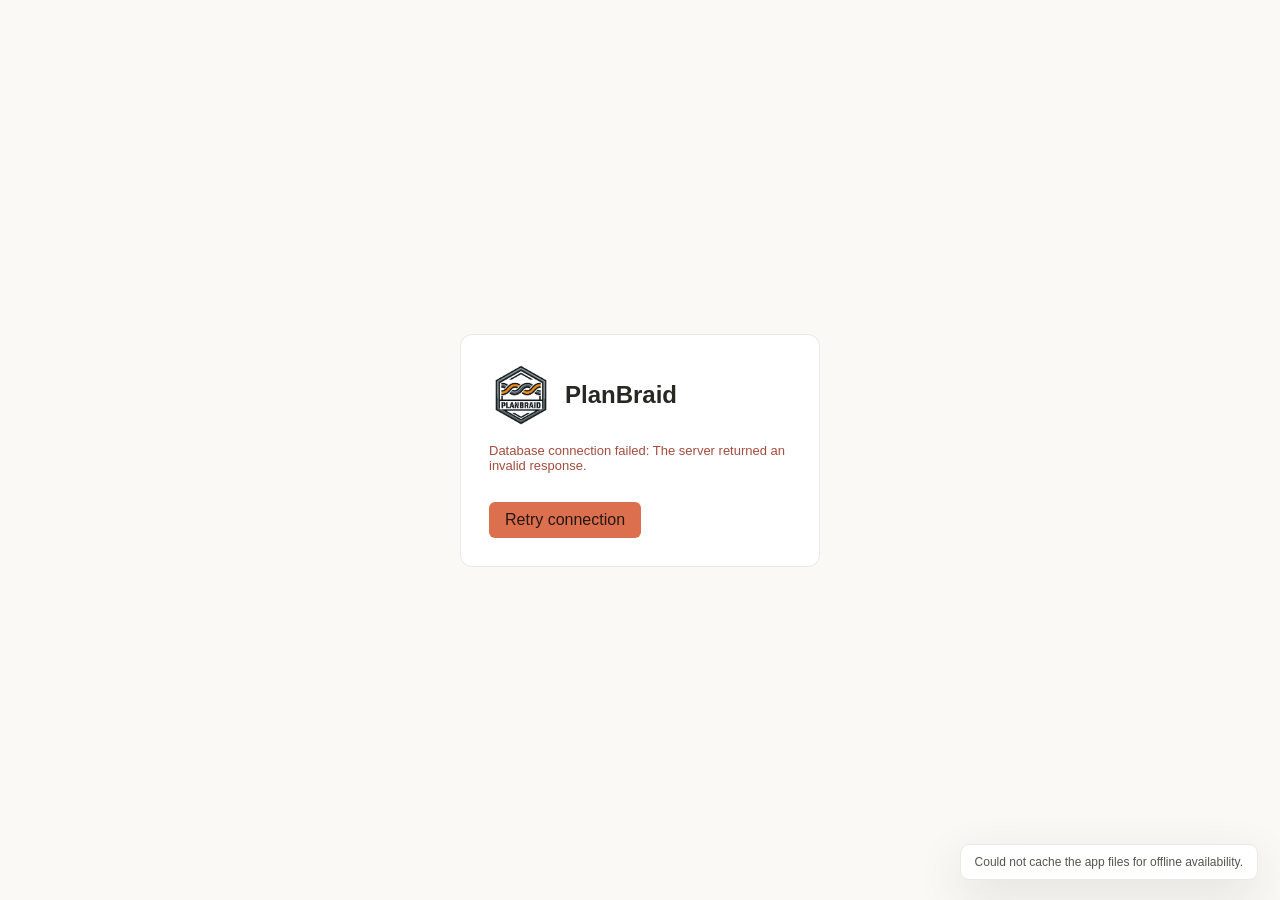
<file: planbraid-v2.1.4/index.html>
<!DOCTYPE html>
<!--
PlanBraid - outlining, project tracking, and material orders.
Copyright (C) 2026 Robert Wasniowski
SPDX-License-Identifier: AGPL-3.0-or-later
Licensed under GNU AGPL version 3 or later; see LICENSE in the release root.
Distributed WITHOUT ANY WARRANTY, including MERCHANTABILITY or FITNESS FOR A PARTICULAR PURPOSE.
-->
<html lang="en">
<head>
    <meta charset="UTF-8">
    <meta name="viewport" content="width=device-width, initial-scale=1.0">
    <meta name="theme-color" content="#faf9f6">
    <meta name="apple-mobile-web-app-title" content="PlanBraid">
    <title>PlanBraid — a calmer place to think</title>
    <link rel="apple-touch-icon" sizes="180x180" href="assets/images/apple-touch-icon.png?v=2.1.4">
    <script src="assets/js/bootstrap.js?v=2.1.4"></script>
    <link rel="stylesheet" href="assets/css/tailwind.css?v=2.1.4">
    <link rel="stylesheet" id="design-stylesheet" href="assets/css/design-classic.css?v=2.1.4">
</head>
<body>
    <svg xmlns="http://www.w3.org/2000/svg" style="display: none" aria-hidden="true">
        <symbol id="icon-close" viewBox="0 0 24 24"><path d="M5 5l14 14M19 5 5 19"/></symbol>
        <symbol id="icon-home" viewBox="0 0 24 24"><path d="M3 11 12 3l9 8M5 10v10h14V10M9 20v-6h6v6"/></symbol>
        <symbol id="icon-document" viewBox="0 0 24 24"><path d="M5 3h10l4 4v14H5zM15 3v5h4M8 12h8M8 16h8"/></symbol>
        <symbol id="icon-star" viewBox="0 0 24 24"><path d="m12 3 2.8 5.7 6.2.9-4.5 4.4 1.1 6.2-5.6-3-5.6 3 1.1-6.2L3 9.6l6.2-.9z"/></symbol>
        <symbol id="icon-priority" viewBox="0 0 24 24"><path d="M12 4v10M12 19h.01"/><circle cx="12" cy="12" r="9"/></symbol>
        <symbol id="icon-plus" viewBox="0 0 24 24"><path d="M12 5v14M5 12h14"/></symbol>
        <symbol id="icon-menu" viewBox="0 0 24 24"><path d="M4 6h16M4 12h16M4 18h16"/></symbol>
        <symbol id="icon-more" viewBox="0 0 24 24"><circle cx="5" cy="12" r="1"/><circle cx="12" cy="12" r="1"/><circle cx="19" cy="12" r="1"/></symbol>
        <symbol id="icon-search" viewBox="0 0 24 24"><circle cx="10.5" cy="10.5" r="6.5"/><path d="m16 16 4 4"/></symbol>
        <symbol id="icon-settings" viewBox="0 0 24 24"><path d="M10 3h4l.6 2.3 2 .8 2-1.1 2.8 2.8-1.1 2 .8 2L23 12v2l-2.3.6-.8 2 1.1 2-2.8 2.8-2-1.1-2 .8L14 23h-4l-.6-2.3-2-.8-2 1.1-2.8-2.8 1.1-2-.8-2L1 14v-2l2.3-.6.8-2-1.1-2L5.8 4.6l2 1.1 2-.8z"/><circle cx="12" cy="13" r="3"/></symbol>
        <symbol id="icon-users" viewBox="0 0 24 24"><circle cx="9" cy="8" r="3"/><path d="M3 20v-2a6 6 0 0 1 12 0v2zM16 5a3 3 0 0 1 0 6M18 14a5 5 0 0 1 3 4v2h-3"/></symbol>
        <symbol id="icon-help" viewBox="0 0 24 24"><circle cx="12" cy="12" r="9"/><path d="M9.5 9a2.5 2.5 0 0 1 5 0c0 2-2.5 2-2.5 4M12 17h.01"/></symbol>
        <symbol id="icon-info" viewBox="0 0 24 24"><circle cx="12" cy="12" r="9"/><path d="M12 11v5M12 7h.01"/></symbol>
        <symbol id="icon-logout" viewBox="0 0 24 24"><path d="M10 4H5v16h5M13 8l4 4-4 4M8 12h9"/></symbol>
        <symbol id="icon-expand" viewBox="0 0 24 24"><rect x="4" y="4" width="16" height="16" rx="2"/><path d="M8 12h8M12 8v8"/></symbol>
        <symbol id="icon-collapse" viewBox="0 0 24 24"><rect x="4" y="4" width="16" height="16" rx="2"/><path d="M8 12h8"/></symbol>
        <symbol id="icon-download" viewBox="0 0 24 24"><path d="M12 3v12m-4-4 4 4 4-4M4 17v3h16v-3"/></symbol>
        <symbol id="icon-text-smaller" viewBox="0 0 24 24"><path d="m3 18 5-12 5 12M5 14h6M16 12h5"/></symbol>
        <symbol id="icon-text-larger" viewBox="0 0 24 24"><path d="m3 18 5-12 5 12M5 14h6M16 12h5m-2.5-2.5v5"/></symbol>
        <symbol id="icon-filter" viewBox="0 0 24 24"><path d="M4 5h16l-6 7v6l-4 2v-8z"/></symbol>
        <symbol id="icon-check" viewBox="0 0 24 24"><path d="m4 12 5 5L20 6"/></symbol>
        <symbol id="icon-chevron-right" viewBox="0 0 24 24"><path d="m9 5 7 7-7 7"/></symbol>
        <symbol id="icon-chevron-down" viewBox="0 0 24 24"><path d="m5 9 7 7 7-7"/></symbol>
        <symbol id="icon-list" viewBox="0 0 24 24"><path d="M9 5h11M9 12h11M9 19h11M4 5h.01M4 12h.01M4 19h.01"/></symbol>
        <symbol id="icon-board" viewBox="0 0 24 24"><rect x="3" y="4" width="18" height="16" rx="2"/><path d="M9 4v16M15 4v16"/></symbol>
        <symbol id="icon-arrow-left" viewBox="0 0 24 24"><path d="m10 5-7 7 7 7M3 12h18"/></symbol>
        <symbol id="icon-arrow-right" viewBox="0 0 24 24"><path d="m14 5 7 7-7 7M21 12H3"/></symbol>
        <symbol id="icon-arrow-up" viewBox="0 0 24 24"><path d="m5 10 7-7 7 7M12 3v18"/></symbol>
        <symbol id="icon-arrow-down" viewBox="0 0 24 24"><path d="m5 14 7 7 7-7M12 21V3"/></symbol>
        <symbol id="icon-task" viewBox="0 0 24 24"><rect x="4" y="4" width="16" height="16" rx="2"/><path d="m7 12 3 3 6-6"/></symbol>
        <symbol id="icon-highlight" viewBox="0 0 24 24"><path d="m4 15 9-10 5 5-9 10H4zm6-6 5 5M3 22h18"/></symbol>
        <symbol id="icon-bold" viewBox="0 0 24 24"><path d="M8 5h5a3.5 3.5 0 0 1 0 7H8m0-7v14h6a3.5 3.5 0 0 0 0-7H8"/></symbol>
        <symbol id="icon-italic" viewBox="0 0 24 24"><path d="M11 5h8M5 19h8m2-14L9 19"/></symbol>
        <symbol id="icon-underline" viewBox="0 0 24 24"><path d="M7 5v6a5 5 0 0 0 10 0V5M5 20h14"/></symbol>
        <symbol id="icon-text" viewBox="0 0 24 24"><path d="M4 6V4h16v2M12 4v16m-4 0h8M7 10h10"/></symbol>
        <symbol id="icon-heading" viewBox="0 0 24 24"><path d="M5 5v14M15 5v14M5 12h10M19 9v10"/></symbol>
        <symbol id="icon-paragraph" viewBox="0 0 24 24"><path d="M18 4H9a4 4 0 0 0 0 8h3M12 4v16M17 4v16"/></symbol>
        <symbol id="alt-icon-close" viewBox="0 0 24 24"><circle cx="12" cy="12" r="9"/><path d="m9 9 6 6m0-6-6 6"/></symbol>
        <symbol id="alt-icon-home" viewBox="0 0 24 24"><path d="M3 10.5 12 4l9 6.5M6 9v10h12V9M10 19v-5h4v5"/></symbol>
        <symbol id="alt-icon-document" viewBox="0 0 24 24"><rect x="4" y="3" width="16" height="18" rx="3"/><path d="M8 8h8M8 12h8M8 16h5"/></symbol>
        <symbol id="alt-icon-star" viewBox="0 0 24 24"><path d="m12 3 2.7 5.7 6.3.9-4.5 4.4 1 6.1L12 17.2l-5.5 2.9 1-6.1L3 9.6l6.3-.9z"/></symbol>
        <symbol id="alt-icon-priority" viewBox="0 0 24 24"><path d="m12 3 9 16H3zM12 9v4m0 3h.01"/></symbol>
        <symbol id="alt-icon-plus" viewBox="0 0 24 24"><circle cx="12" cy="12" r="9"/><path d="M12 8v8M8 12h8"/></symbol>
        <symbol id="alt-icon-menu" viewBox="0 0 24 24"><path d="M4 7h16M4 12h10M4 17h16"/></symbol>
        <symbol id="alt-icon-more" viewBox="0 0 24 24"><circle cx="12" cy="5" r="1"/><circle cx="12" cy="12" r="1"/><circle cx="12" cy="19" r="1"/></symbol>
        <symbol id="alt-icon-search" viewBox="0 0 24 24"><circle cx="10" cy="10" r="6"/><path d="m14.5 14.5 5.5 5.5"/></symbol>
        <symbol id="alt-icon-settings" viewBox="0 0 24 24"><path d="M4 6h16M4 12h16M4 18h16"/><circle cx="9" cy="6" r="2"/><circle cx="15" cy="12" r="2"/><circle cx="9" cy="18" r="2"/></symbol>
        <symbol id="alt-icon-users" viewBox="0 0 24 24"><circle cx="12" cy="8" r="3.5"/><path d="M5 20v-1a7 7 0 0 1 14 0v1M4 8a3 3 0 0 0 0 5M20 8a3 3 0 0 1 0 5"/></symbol>
        <symbol id="alt-icon-help" viewBox="0 0 24 24"><rect x="3" y="3" width="18" height="18" rx="5"/><path d="M9.5 9a2.5 2.5 0 0 1 5 0c0 2-2.5 2-2.5 4m0 3h.01"/></symbol>
        <symbol id="alt-icon-info" viewBox="0 0 24 24"><rect x="3" y="3" width="18" height="18" rx="5"/><path d="M12 11v5m0-8h.01"/></symbol>
        <symbol id="alt-icon-logout" viewBox="0 0 24 24"><path d="M10 4H5v16h5M14 8l4 4-4 4M8 12h10"/></symbol>
        <symbol id="alt-icon-expand" viewBox="0 0 24 24"><circle cx="12" cy="12" r="9"/><path d="M8 12h8M12 8v8"/></symbol>
        <symbol id="alt-icon-collapse" viewBox="0 0 24 24"><circle cx="12" cy="12" r="9"/><path d="M8 12h8"/></symbol>
        <symbol id="alt-icon-download" viewBox="0 0 24 24"><path d="M12 3v12m-5-4 5 5 5-5M4 18v2h16v-2"/></symbol>
        <symbol id="alt-icon-text-smaller" viewBox="0 0 24 24"><path d="m3 18 5-12 5 12M5 14h6M16 15h5"/></symbol>
        <symbol id="alt-icon-text-larger" viewBox="0 0 24 24"><path d="m3 18 5-12 5 12M5 14h6M16 15h5m-2.5-2.5v5"/></symbol>
        <symbol id="alt-icon-filter" viewBox="0 0 24 24"><path d="M4 6h16M7 12h10m-7 6h4"/></symbol>
        <symbol id="alt-icon-check" viewBox="0 0 24 24"><path d="m5 12 4 4L19 7"/></symbol>
        <symbol id="alt-icon-chevron-right" viewBox="0 0 24 24"><path d="m8 6 7 6-7 6"/></symbol>
        <symbol id="alt-icon-chevron-down" viewBox="0 0 24 24"><path d="m6 8 6 7 6-7"/></symbol>
        <symbol id="alt-icon-list" viewBox="0 0 24 24"><rect x="3" y="4" width="4" height="4" rx="1"/><rect x="3" y="10" width="4" height="4" rx="1"/><rect x="3" y="16" width="4" height="4" rx="1"/><path d="M10 6h10M10 12h10M10 18h10"/></symbol>
        <symbol id="alt-icon-board" viewBox="0 0 24 24"><rect x="3" y="4" width="5" height="12" rx="1"/><rect x="10" y="4" width="5" height="16" rx="1"/><rect x="17" y="4" width="4" height="9" rx="1"/></symbol>
        <symbol id="alt-icon-arrow-left" viewBox="0 0 24 24"><path d="m9 6-6 6 6 6M4 12h16"/></symbol>
        <symbol id="alt-icon-arrow-right" viewBox="0 0 24 24"><path d="m15 6 6 6-6 6M20 12H4"/></symbol>
        <symbol id="alt-icon-arrow-up" viewBox="0 0 24 24"><path d="m6 9 6-6 6 6M12 4v16"/></symbol>
        <symbol id="alt-icon-arrow-down" viewBox="0 0 24 24"><path d="m6 15 6 6 6-6M12 20V4"/></symbol>
        <symbol id="alt-icon-task" viewBox="0 0 24 24"><circle cx="12" cy="12" r="9"/><path d="m8 12 3 3 5-6"/></symbol>
        <symbol id="alt-icon-highlight" viewBox="0 0 24 24"><path d="m5 15 8-9 5 5-8 9H5zM4 22h16"/></symbol>
        <symbol id="alt-icon-bold" viewBox="0 0 24 24"><path d="M7 5h6a3.5 3.5 0 0 1 0 7H7m0-7v14h7a3.5 3.5 0 0 0 0-7H7"/></symbol>
        <symbol id="alt-icon-italic" viewBox="0 0 24 24"><path d="M12 5h7M5 19h7m3-14L9 19"/></symbol>
        <symbol id="alt-icon-underline" viewBox="0 0 24 24"><path d="M6 5v6a6 6 0 0 0 12 0V5M4 20h16"/></symbol>
        <symbol id="alt-icon-text" viewBox="0 0 24 24"><path d="M4 5h16M12 5v14m-4 0h8M5 10h4M15 10h4"/></symbol>
        <symbol id="alt-icon-heading" viewBox="0 0 24 24"><path d="M4 5v14M14 5v14M4 12h10M18 7h2v12"/></symbol>
        <symbol id="alt-icon-paragraph" viewBox="0 0 24 24"><path d="M19 5H9a4 4 0 0 0 0 8h3M12 5v15M17 5v15"/></symbol>
    </svg>
    <section class="auth-screen" id="auth-screen">
        <form class="auth-card" id="login-form">
            <h1><img class="brand-mark auth-brand-mark" src="assets/images/planbraid-logo.png?v=2.1.4" alt=""><span>PlanBraid</span></h1>
            <p id="auth-message" class="auth-message" role="status">Connecting to the database…</p>
            <div id="login-fields" hidden>
                <label>Username <input id="login-username" autocomplete="username" required maxlength="80"></label>
                <label>Password <input id="login-password" type="password" autocomplete="current-password" required maxlength="1024"></label>
                <button type="submit">Sign in</button>
                <p>Forgot your password? Contact your administrator for a reset.</p>
            </div>
            <button type="button" id="connection-retry" hidden>Retry connection</button>
            <button type="button" id="displaced-export" hidden>Export unsaved backup</button>
        </form>
        <form class="auth-card" id="required-password-form" hidden>
            <h1>Change temporary password</h1>
            <p>Your administrator set a temporary password. Choose a new password before continuing.</p>
            <label>Temporary password<input name="currentPassword" type="password" autocomplete="current-password" required></label>
            <label>New password<input name="password" type="password" autocomplete="new-password" required></label>
            <label>Confirm new password<input name="confirmation" type="password" autocomplete="new-password" required></label>
            <p class="auth-message" role="status" aria-live="polite"></p>
            <button type="submit">Change password and continue</button>
            <button type="button" id="required-password-signout">Sign out</button>
        </form>
    </section>
    <div class="app" id="app" hidden>
        <aside class="sidebar" id="sidebar" hidden>
            <div class="brand"><img class="brand-mark" src="assets/images/planbraid-logo.png?v=2.1.4" alt=""><span class="brand-name">PlanBraid</span><button type="button" class="sidebar-close small-icon-btn" id="sidebar-close" aria-label="Close sidebar" title="Close sidebar"><svg class="ui-icon" aria-hidden="true"><use href="#icon-close"></use></svg></button></div>
            <nav class="nav-list" aria-label="Main navigation">
                <button class="nav-item" id="nav-dashboard" onclick="showDashboard()"><span class="nav-glyph" aria-hidden="true"><svg class="ui-icon"><use href="#icon-home"></use></svg></span><span class="nav-name">Dashboard</span></button>
                <button class="nav-item" id="nav-shared-tracker" hidden onclick="showSharedTracker()"><span class="nav-glyph" aria-hidden="true"><svg class="ui-icon"><use href="#icon-list"></use></svg></span><span class="nav-name">PlanBraid PM</span></button>
                <button class="nav-item" id="nav-supply" hidden onclick="showSupply()"><span class="nav-glyph" aria-hidden="true"><svg class="ui-icon"><use href="#icon-list"></use></svg></span><span class="nav-name">PlanBraid Supply</span></button>
                <button class="nav-item active" id="nav-all" hidden onclick="showAllNotes()"><span class="nav-glyph" aria-hidden="true"><svg class="ui-icon"><use href="#icon-list"></use></svg></span><span class="nav-name">All notes</span><span class="nav-count" id="all-count"></span></button>
                <button class="nav-item" id="nav-endless" onclick="showEndless()" aria-label="Continuum" title="Continuum"><span class="nav-glyph" aria-hidden="true"><svg width="16" height="16" viewBox="0 0 16 16" fill="none" stroke="currentColor" stroke-width="1.5" stroke-linecap="round" stroke-linejoin="round"><path d="M3 3.25h3.5M3 8h3.5M3 12.75h3.5M6.5 3.25v9.5M6.5 8h3.25M9.75 8v-3h3.25v3h-3.25ZM9.75 8v3h3.25V8"/></svg></span><span class="nav-name">Continuum</span></button>
                <button class="nav-item" id="nav-agenda" hidden onclick="showAgendaNotes()"><span class="nav-glyph" aria-hidden="true"><svg class="ui-icon"><use href="#icon-document"></use></svg></span><span class="nav-name">Scratchpad</span></button>
                <button class="nav-item" id="nav-starred" onclick="showStarred()" aria-label="Starred notes across all spaces" title="Starred notes across all spaces"><span class="nav-glyph" aria-hidden="true"><svg class="ui-icon"><use href="#icon-star"></use></svg></span><span class="nav-name">Starred</span><span class="nav-count" id="star-count"></span></button>
                <button class="nav-item" id="nav-priority" onclick="showPriority()" aria-label="Priority notes across all spaces" title="Priority notes across all spaces"><span class="nav-glyph" aria-hidden="true"><svg class="ui-icon"><use href="#icon-priority"></use></svg></span><span class="nav-name">Priority</span><span class="nav-count" id="priority-count"></span></button>
            </nav>
            <div class="section-head"><div class="sidebar-label">Spaces</div></div>
            <button class="new-doc" onclick="createSpace()" aria-label="New space" title="New space"><span class="nav-glyph" aria-hidden="true"><svg class="ui-icon"><use href="#icon-plus"></use></svg></span><span class="nav-name">New space</span></button>
            <div class="spaces-list" id="spaces-list"></div>
            <section class="sidebar-tags" id="sidebar-tags" hidden aria-label="Tags">
                <div class="section-head"><div class="sidebar-label">Tags</div></div>
                <div class="sidebar-tag-list" id="sidebar-tag-list"></div>
            </section>
        </aside>
        <button type="button" class="sidebar-backdrop" id="sidebar-backdrop" aria-label="Close sidebar"></button>
        <main class="main">
            <header class="topbar">
                <div class="topbar-navigation">
                    <button id="sidebar-toggle" class="top-button sidebar-toggle" type="button" aria-label="Open sidebar" aria-expanded="false" aria-controls="sidebar" title="Open sidebar"><svg class="ui-icon" aria-hidden="true"><use href="#icon-menu"></use></svg></button>
                    <div class="crumb" id="topbar-crumb"><span id="crumb-space">My space</span><svg class="ui-icon" aria-hidden="true"><use href="#icon-chevron-right"></use></svg><strong id="crumb-title">Personal</strong></div>
                    <nav class="zoom-breadcrumbs header-breadcrumbs" id="project-zoom-breadcrumbs" aria-label="Project navigation" hidden></nav>
                </div>
                <div class="topbar-actions">
                    <div class="search-wrap">
                        <button type="button" class="top-button" id="search-toggle" aria-label="Search all notes" title="Search (⌘/Ctrl+K)" aria-expanded="false" aria-controls="search-panel"><svg aria-hidden="true" width="17" height="17" viewBox="0 0 24 24" fill="none" stroke="currentColor" stroke-width="1.8" stroke-linecap="round"><circle cx="10.5" cy="10.5" r="6.5"/><path d="m16 16 4 4"/></svg></button>
                        <div id="search-panel" class="search-panel" hidden>
                            <label class="search-box"><svg class="ui-icon" aria-hidden="true"><use href="#icon-search"></use></svg><input id="search-input" type="search" placeholder="Search everything…" autocomplete="off" aria-label="Search all notes"></label>
                            <div id="search-results" class="search-results hidden"></div>
                        </div>
                    </div>
                <details class="top-menu" id="top-menu">
                    <summary class="top-button" aria-label="More options" title="More options"><svg class="ui-icon" aria-hidden="true"><use href="#icon-more"></use></svg></summary>
                    <div class="top-menu-list">
                        <div class="top-menu-account"><span class="avatar" id="account-avatar" aria-hidden="true"></span><span class="top-menu-account-name">Signed in as <strong id="account-name"></strong></span></div>
                        <div class="top-menu-group" role="group" aria-labelledby="top-menu-workspace">
                            <div class="top-menu-heading" id="top-menu-workspace">Workspace</div>
                            <button type="button" onclick="showSettings()"><span class="top-menu-icon" aria-hidden="true"><svg class="ui-icon"><use href="#icon-settings"></use></svg></span>Settings</button>
                            <button type="button" id="manage-project-templates" onclick="showTemplates()"><span class="top-menu-icon" aria-hidden="true"><svg class="ui-icon"><use href="#icon-document"></use></svg></span>Project templates</button>
                            <button type="button" id="manage-accounts-button" hidden><span class="top-menu-icon" aria-hidden="true"><svg class="ui-icon"><use href="#icon-users"></use></svg></span>Manage accounts</button>
                            <button type="button" id="offline-recovery-button" hidden onclick="showOfflineRecovery()">Recover offline changes</button>
                            <button type="button" id="database-status" data-state="connecting" title="Check the database connection or retry unsaved changes"><span class="top-menu-icon" aria-hidden="true"><svg width="16" height="16" viewBox="0 0 24 24" fill="none" stroke="currentColor" stroke-width="1.7" stroke-linecap="round" stroke-linejoin="round"><ellipse cx="12" cy="5" rx="8" ry="3"/><path d="M4 5v7c0 1.7 3.6 3 8 3s8-1.3 8-3V5M4 12v7c0 1.7 3.6 3 8 3s8-1.3 8-3v-7"/></svg></span><span id="database-status-label">Database: connecting…</span></button>
                            <div class="top-menu-save-status" id="menu-save-status" role="status">Connecting…</div>
                        </div>
                        <div class="top-menu-group" role="group" aria-labelledby="top-menu-help">
                            <div class="top-menu-heading" id="top-menu-help">Help</div>
                            <button type="button" id="user-guide-button" onclick="showUserGuide()"><span class="top-menu-icon" aria-hidden="true"><svg class="ui-icon"><use href="#icon-help"></use></svg></span>Guide and FAQ</button>
                            <button type="button" onclick="showShortcuts()"><span class="top-menu-icon" aria-hidden="true"><svg class="ui-icon"><use href="#icon-help"></use></svg></span>Keyboard shortcuts</button>
                            <button type="button" onclick="showLicense()"><span class="top-menu-icon" aria-hidden="true"><svg class="ui-icon"><use href="#icon-document"></use></svg></span>License</button>
                            <a class="source-code-link" href="https://github.com/PTRob8201/planbraid/tree/v2.1.4" target="_blank" rel="noopener noreferrer"><span class="top-menu-icon" aria-hidden="true"><svg class="ui-icon"><use href="#icon-document"></use></svg></span>Source code</a>
                            <button type="button" onclick="showReleaseHistory()"><span class="top-menu-icon" aria-hidden="true"><svg class="ui-icon"><use href="#icon-info"></use></svg></span>Release history<span class="top-menu-version" id="release-version">Unavailable</span></button>
                        </div>
                        <div class="top-menu-group"><button type="button" id="logout-button"><span class="top-menu-icon" aria-hidden="true"><svg class="ui-icon"><use href="#icon-logout"></use></svg></span>Sign out</button></div>
                    </div>
                </details>
                </div>
            </header>
            <iframe id="shared-tracker" title="PlanBraid PM shared workspace" hidden style="width:100%;height:calc(100vh - 64px);border:0"></iframe>
            <iframe id="supply" title="PlanBraid Supply" hidden style="width:100%;height:calc(100vh - 64px);border:0"></iframe>
            <section class="content" id="agenda-content" hidden aria-labelledby="agenda-title">
                <div class="agenda-header">
                    <div class="agenda-heading">
                        <h1 class="doc-title" id="agenda-title" tabindex="-1">Scratchpad</h1>
                        <span id="agenda-note-count" class="agenda-count"></span>
                    </div>
                    <button id="agenda-new-note" type="button" aria-label="New note" title="New note" onclick="editAgendaNote()">
                        <svg aria-hidden="true" viewBox="0 0 24 24"><path d="M12 20H5V4h10l4 4v3M15 4v4h4M8 11h6m-6 4h3m6 2h6m-3-3v6"/></svg>
                    </button>
                </div>
                <div class="saved-state" id="agenda-saved-state" role="status">Connecting…</div>
                <div class="agenda-filters">
                    <label>View <select id="agenda-filter" onchange="renderAgendaCards()">
                        <option value="all">All notes</option>
                        <option value="today">Created or modified today</option>
                    </select></label>
                    <label>Project <select id="agenda-project-filter" onchange="renderAgendaCards()"></select></label>
                    <label>Search notes <input id="agenda-search" type="search" oninput="renderAgendaCards()"></label>
                </div>
                <div id="agenda-cards" class="agenda-cards"></div>
            </section>
            <section class="content" id="dashboard-content" hidden aria-labelledby="dashboard-title">
                <div class="document-meta"><span class="meta-dot"></span><span>ALL SPACES</span><span class="saved-state" id="dashboard-saved-state" role="status">Connecting…</span></div>
                <h1 class="doc-title" id="dashboard-title" tabindex="-1">Dashboard</h1>
                <p class="doc-subtitle">Your important tasks and notes across all spaces and projects.</p>
                <div class="dashboard-sections" id="dashboard-sections"></div>
            </section>
            <section class="content" id="project-content">
                <div class="project-heading">
                    <div class="project-title-group">
                        <h1 id="doc-title" class="doc-title" tabindex="-1"></h1>
                        <button id="edit-project-title" class="toolbar-button" type="button" aria-label="Edit project title" title="Edit project title"><svg class="ui-icon" aria-hidden="true" viewBox="0 0 24 24"><path d="m4 20 4-.8L19 8.2 15.8 5 4.8 16 4 20ZM14.5 6.3l3.2 3.2"/></svg></button>
                        <button id="project-agenda-count" class="toolbar-button project-agenda-count" type="button" hidden></button>
                    </div>
                    <div class="saved-state" id="saved-state" role="status">Connecting…</div>
                </div>
                <input id="doc-subtitle" class="doc-subtitle" aria-label="Project subtitle" placeholder="Add a project subtitle">
                <section id="pm-project-header" hidden aria-label="Project management"></section>
                <section id="pm-site-info" hidden aria-label="Site information"></section>
                <section id="project-fields" class="project-fields" aria-label="Project fields" hidden></section>
                <section id="pm-board-view" hidden aria-label="Project task board"></section>
                <div class="project-outline-heading" id="project-outline-heading">
                    <button type="button" id="project-outline-toggle" class="node-branch-toggle" aria-controls="outline" aria-expanded="true" aria-label="Collapse project outline" title="Collapse project outline"></button>
                    <h2><button type="button" class="section-title-toggle" id="project-outline-title" aria-controls="outline" aria-expanded="true">Outline</button></h2>
                    <button class="toolbar-button project-add-note" id="project-add-note" type="button" aria-label="Add a note" title="Add a note" onclick="addRootNode()">
                        <svg aria-hidden="true" viewBox="0 0 24 24"><path d="M12 20H5V4h10l4 4v3M15 4v4h4M8 11h6m-6 4h3m6 2h6m-3-3v6"/></svg>
                    </button>
                    <button class="toolbar-button project-completed-toggle" id="project-completed-toggle" type="button" aria-label="Hide completed notes" title="Hide completed notes">
                        <svg class="completed-eye-open" aria-hidden="true" viewBox="0 0 24 24"><path d="M2.5 12s3.2-6 9.5-6 9.5 6 9.5 6-3.2 6-9.5 6S2.5 12 2.5 12Z"/><circle cx="12" cy="12" r="2.5"/></svg>
                        <svg class="completed-eye-closed" aria-hidden="true" viewBox="0 0 24 24" hidden><path d="m3 3 18 18m-8.5-8.5a2.5 2.5 0 0 1-3.5-3.5M10.6 6.2A10.7 10.7 0 0 1 12 6c6.3 0 9.5 6 9.5 6a17 17 0 0 1-3.1 3.8M6.2 6.3C3.9 8 2.5 12 2.5 12s3.2 6 9.5 6c.8 0 1.5-.1 2.2-.3"/></svg>
                    </button>
                    <details class="project-menu" id="project-menu">
                        <summary class="toolbar-button" id="project-menu-summary" aria-label="Project menu" title="Project menu"><svg class="project-grid-icon" aria-hidden="true" viewBox="0 0 18 18"><circle cx="3" cy="3" r="1.5"/><circle cx="9" cy="3" r="1.5"/><circle cx="15" cy="3" r="1.5"/><circle cx="3" cy="9" r="1.5"/><circle cx="9" cy="9" r="1.5"/><circle cx="15" cy="9" r="1.5"/><circle cx="3" cy="15" r="1.5"/><circle cx="9" cy="15" r="1.5"/><circle cx="15" cy="15" r="1.5"/></svg><span id="project-filter-count" aria-live="polite"></span></summary>
                        <div class="project-menu-list">
                            <button type="button" id="project-expand-all"><span class="project-menu-icon" aria-hidden="true"><svg class="ui-icon"><use href="#icon-expand"></use></svg></span>Expand all</button>
                            <button type="button" id="project-collapse-all"><span class="project-menu-icon" aria-hidden="true"><svg class="ui-icon"><use href="#icon-collapse"></use></svg></span>Collapse all</button>
                            <p class="project-expand-hint" id="project-expand-hint" role="status" hidden>Clear priority and completed filters to expand or collapse branches.</p>
                            <button type="button" id="project-export"><span class="project-menu-icon" aria-hidden="true"><svg class="ui-icon"><use href="#icon-download"></use></svg></span>Export visible outline</button>
                            <button type="button" id="font-size-smaller"><span class="project-menu-icon" aria-hidden="true"><svg class="ui-icon"><use href="#icon-text-smaller"></use></svg></span>Decrease text size</button>
                            <button type="button" id="font-size-larger"><span class="project-menu-icon" aria-hidden="true"><svg class="ui-icon"><use href="#icon-text-larger"></use></svg></span>Increase text size</button>
                            <button type="button" id="add-pm-template" onclick="togglePMStatus(activeDocument())" hidden><span class="project-menu-icon" aria-hidden="true"><svg class="ui-icon"><use href="#icon-document"></use></svg></span><span class="pm-action-label">Add PM status</span></button>
                            <div class="project-menu-heading"><span class="project-menu-icon" aria-hidden="true"><svg class="ui-icon"><use href="#icon-filter"></use></svg></span>Project filters</div>
                            <label class="project-filter" id="priority-filter-option"><span><span class="project-menu-icon" aria-hidden="true"><svg class="ui-icon"><use href="#icon-priority"></use></svg></span>Priority</span>
                                <select id="priority-filter" aria-label="Show only priority">
                                    <option value="all">All priorities</option>
                                    <option value="high">High priority</option>
                                    <option value="medium">Medium priority</option>
                                    <option value="low">Low priority</option>
                                    <option value="none">No priority</option>
                                </select>
                            </label>
                            <label class="project-filter"><span><span class="project-menu-icon" aria-hidden="true"><svg class="ui-icon"><use href="#icon-star"></use></svg></span>Starred notes only</span><input type="checkbox" id="starred-filter"></label>
                            <button type="button" id="completed-filter"><span class="project-menu-icon" aria-hidden="true"><svg class="ui-icon"><use href="#icon-check"></use></svg></span><span class="completed-filter-label">Hide completed</span></button>
                        </div>
                    </details>
                </div>
                <div class="outline" id="outline" aria-label="Document outline"></div>
                <section id="pm-separate-tasks" hidden aria-label="Project tasks"></section>
                <section id="project-agenda-content" hidden aria-labelledby="project-agenda-title">
                    <div class="agenda-header">
                        <div class="agenda-heading">
                            <h2 id="project-agenda-title">Scratchpad</h2>
                            <span id="project-agenda-note-count" class="agenda-count"></span>
                        </div>
                        <button id="project-agenda-new-note" type="button" aria-label="New Scratchpad note" title="New Scratchpad note" onclick="editAgendaNote()">
                            <svg aria-hidden="true" viewBox="0 0 24 24"><path d="M12 20H5V4h10l4 4v3M15 4v4h4M8 11h6m-6 4h3m6 2h6m-3-3v6"/></svg>
                        </button>
                    </div>
                    <div id="project-agenda-cards" class="agenda-cards"></div>
                </section>
            </section>
            <section class="content" id="endless-content" hidden aria-labelledby="endless-title">
                <h1 class="doc-title" id="endless-title" tabindex="-1">Continuum</h1>
                <div class="saved-state" id="endless-saved-state" role="status">Connecting…</div>
                <nav class="zoom-breadcrumbs" id="endless-zoom-breadcrumbs" aria-label="Outline navigation" hidden></nav>
                <p class="doc-subtitle">All projects, in one continuous outline.</p>
                <div class="outline-toolbar">
                    <button type="button" class="toolbar-button" id="endless-completed-filter">Hide completed</button>
                </div>
                <div id="endless-outline" aria-label="All projects outline"></div>
            </section>
            <section class="content" id="starred-content" hidden aria-labelledby="starred-title">
                <h1 class="doc-title" id="starred-title" tabindex="-1">Starred notes</h1>
                <p class="doc-subtitle" id="global-notes-subtitle">Notes from all spaces and projects</p>
                <div class="starred-list" id="starred-list"></div>
            </section>
        </main>
    </div>
    <div id="toast" class="toast hidden" role="status"></div>
    <div id="database-announcement" class="visually-hidden" role="status" aria-live="polite"></div>
    <div id="modal-root"></div>
    <input id="import-input" class="hidden" type="file" accept="application/json">
    <script src="assets/js/version.js?v=2.1.4"></script>
    <script src="assets/js/pm.js?v=2.1.4"></script>
    <script src="assets/js/templates.js?v=2.1.4"></script>
    <script src="assets/js/tags.js?v=2.1.4"></script>
    <script src="assets/js/views.js?v=2.1.4"></script>
    <script src="assets/js/notes.js?v=2.1.4"></script>
    <script src="assets/js/agenda-spreadsheet.js?v=2.1.4"></script>
    <script src="assets/js/agenda-notes.js?v=2.1.4"></script>
    <script src="assets/js/reminders.js?v=2.1.4"></script>
    <script src="assets/js/export.js?v=2.1.4"></script>
    <script src="assets/js/account.js?v=2.1.4"></script>
    <script src="assets/js/help.js?v=2.1.4"></script>
    <script src="assets/js/license.js?v=2.1.4"></script>
    <script src="assets/js/settings.js?v=2.1.4"></script>
    <script src="assets/js/offline.js?v=2.1.4"></script>
    <script src="assets/js/app.js?v=2.1.4"></script>
</body>
</html>
</file>
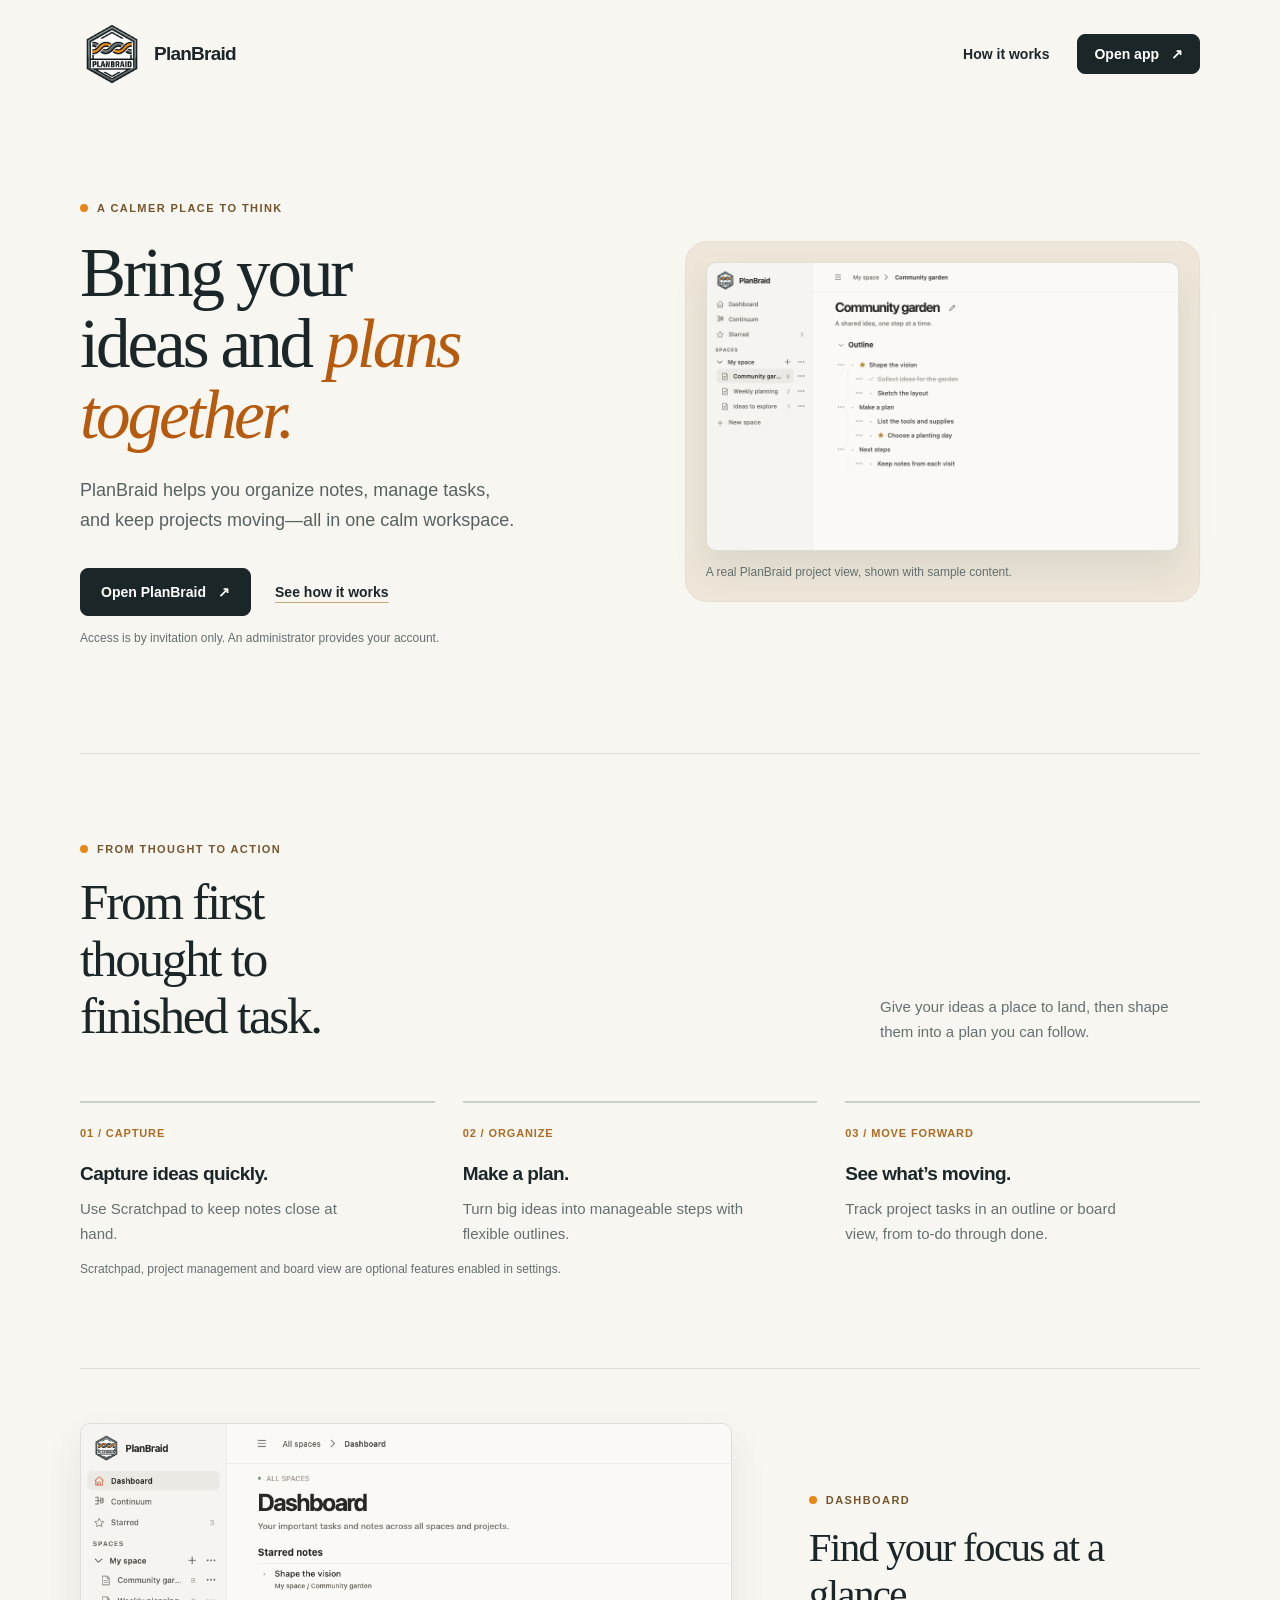
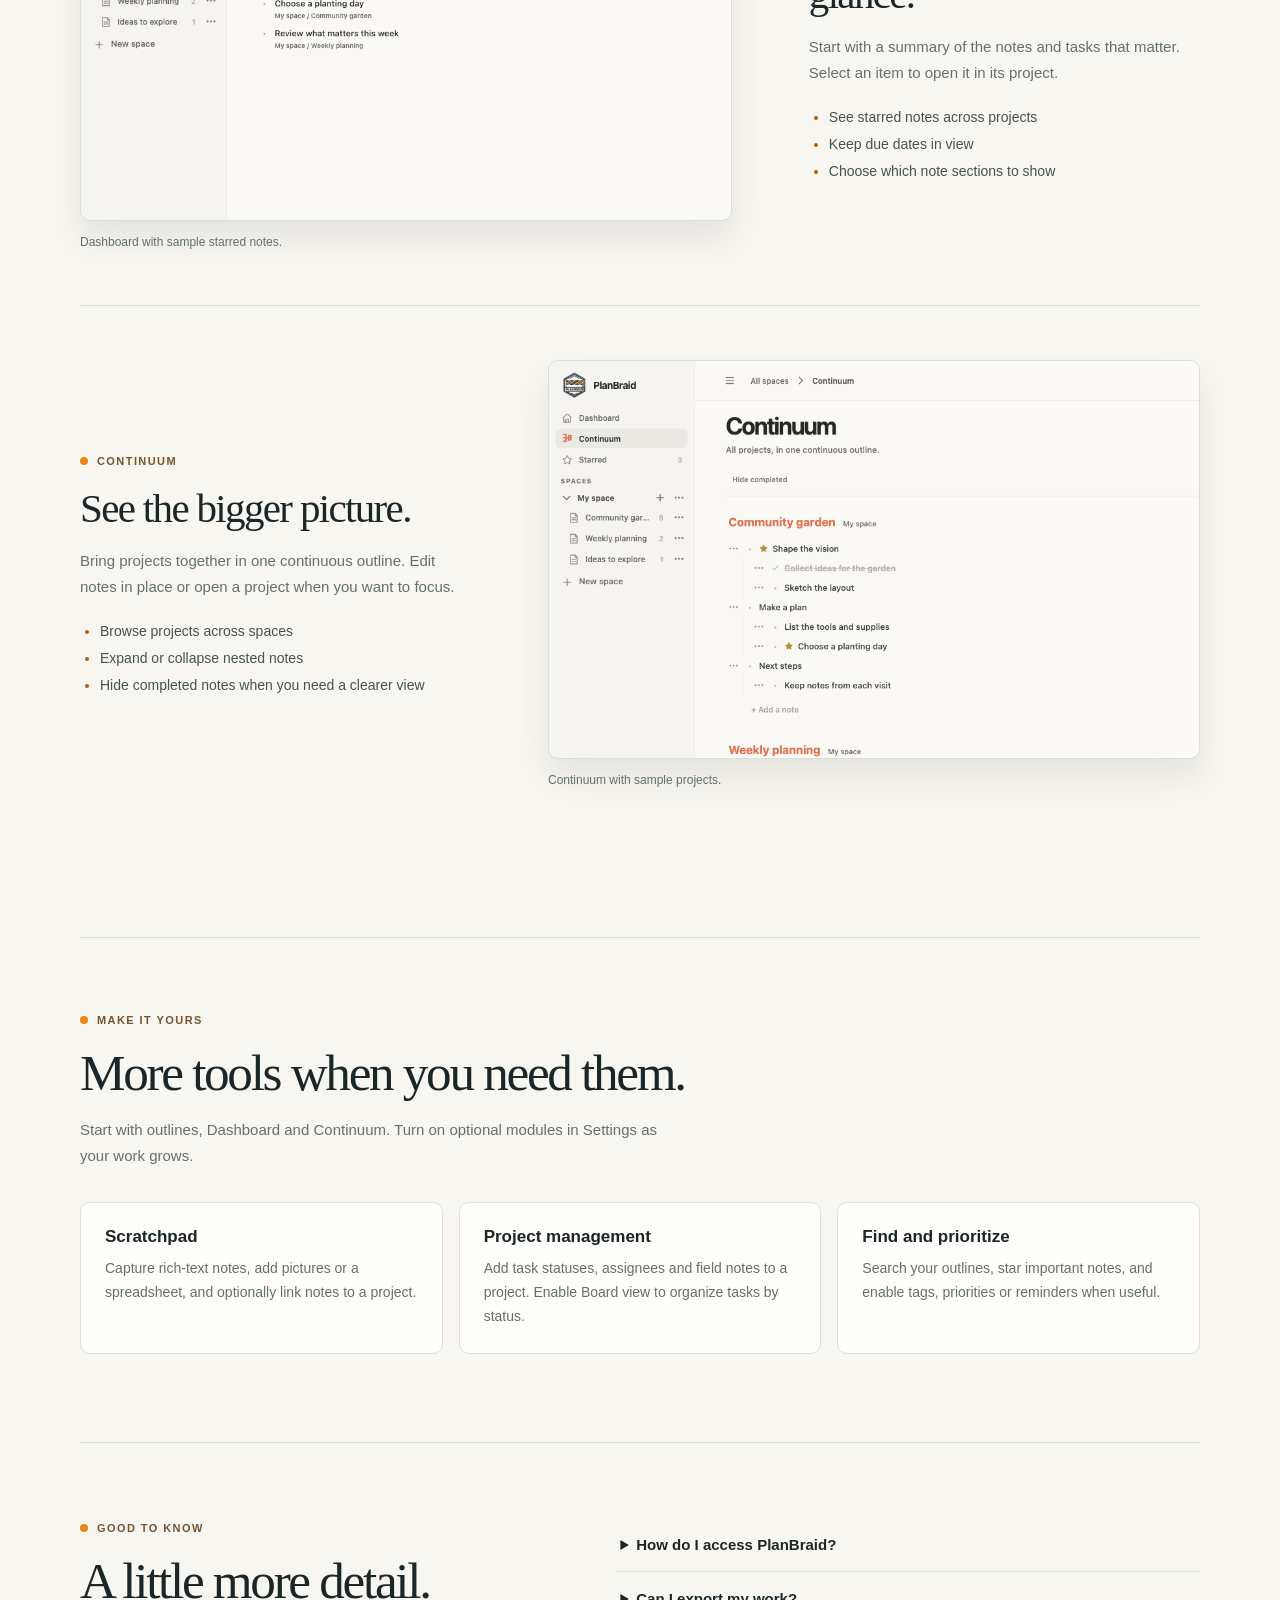
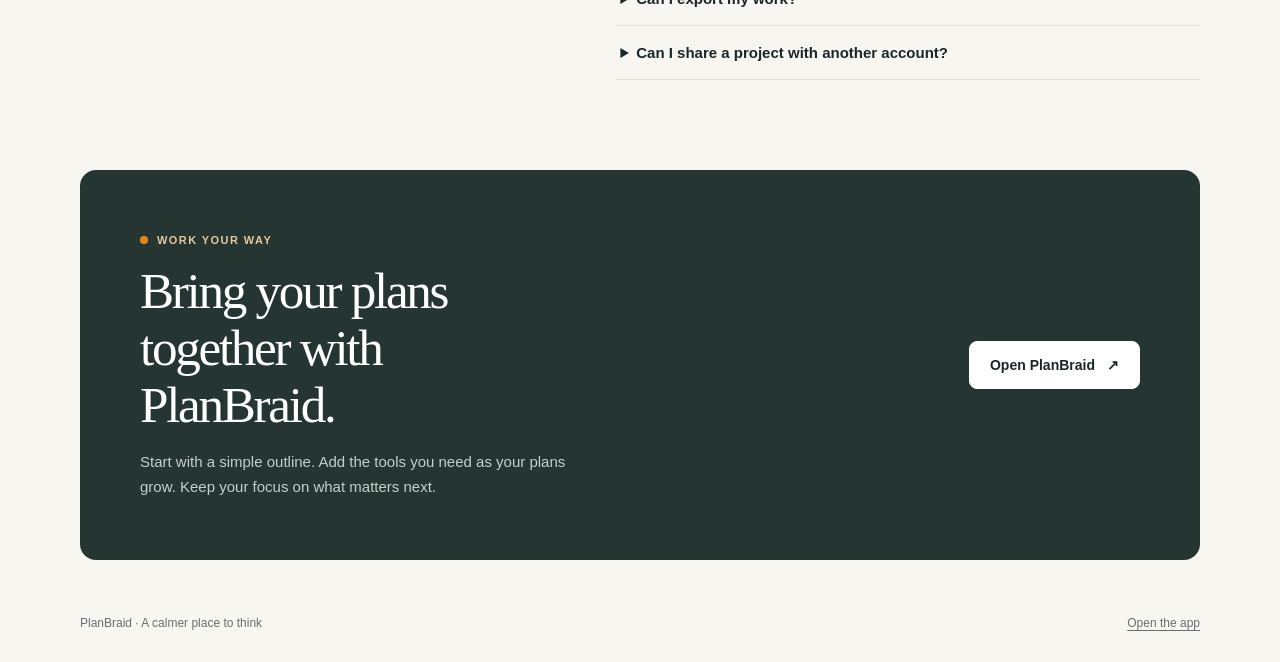
<file: planbraid-v2.1.4/landing.html>
<!DOCTYPE html>
<!--
PlanBraid - outlining, project tracking, and material orders.
Copyright (C) 2026 Robert Wasniowski
SPDX-License-Identifier: AGPL-3.0-or-later
Licensed under GNU AGPL version 3 or later; see LICENSE in the release root.
Distributed WITHOUT ANY WARRANTY, including MERCHANTABILITY or FITNESS FOR A PARTICULAR PURPOSE.
-->
<html lang="en">
<head>
    <meta charset="UTF-8">
    <meta name="viewport" content="width=device-width, initial-scale=1">
    <meta name="theme-color" content="#f8f6f1">
    <meta name="description" content="Bring your ideas and plans together with PlanBraid, a calm workspace for notes, tasks, and projects.">
    <title>PlanBraid — bring your plans together</title>
    <link rel="apple-touch-icon" sizes="180x180" href="assets/images/apple-touch-icon.png?v=2.1.4">
    <style>
        :root { color-scheme: light; --ink: #1b2628; --muted: #64706e; --paper: #f8f6f1; --orange: #e98618; --line: #dedfd7; }
        * { box-sizing: border-box; }
        html { scroll-behavior: smooth; }
        body { margin: 0; background: var(--paper); color: var(--ink); font-family: -apple-system, BlinkMacSystemFont, "Segoe UI", sans-serif; -webkit-font-smoothing: antialiased; }
        a { color: inherit; }
        :focus-visible { outline: 3px solid #bd5a0c; outline-offset: 4px; }
        .skip { position: absolute; top: 8px; left: 8px; z-index: 3; transform: translateY(-160%); padding: 10px 14px; background: white; }
        .skip:focus { transform: none; }
        .wrap { width: min(1120px, calc(100% - 48px)); margin-inline: auto; }
        .site-header { display: flex; align-items: center; justify-content: space-between; gap: 20px; padding-block: 22px; }
        .brand { display: inline-flex; align-items: center; gap: 10px; text-decoration: none; font-size: 19px; font-weight: 750; letter-spacing: -.04em; }
        .brand img { display: block; width: 64px; height: 64px; }
        .header-nav { display: flex; align-items: center; gap: 28px; font-size: 14px; font-weight: 650; }
        .header-nav a:not(.button) { text-decoration: none; }
        .header-nav a:not(.button):hover { text-decoration: underline; }
        .button { display: inline-flex; justify-content: center; align-items: center; gap: 12px; min-height: 48px; padding: 0 20px; border: 1px solid var(--ink); border-radius: 8px; background: var(--ink); color: white; text-decoration: none; font-size: 14px; font-weight: 700; transition: background .18s ease, transform .18s ease; }
        .button:hover { background: #344340; transform: translateY(-2px); }
        .button-small { min-height: 40px; padding-inline: 16px; }
        .button-light { border-color: #fff; background: #fff; color: var(--ink); }
        .button-light:hover { background: #f3eadc; }
        .hero { display: grid; grid-template-columns: minmax(0, 1fr) minmax(0, 1fr); align-items: center; gap: clamp(42px, 7vw, 100px); padding-block: 90px 108px; }
        .eyebrow { display: inline-flex; align-items: center; gap: 9px; color: #74552c; font-size: 11px; font-weight: 800; letter-spacing: .13em; text-transform: uppercase; }
        .eyebrow::before { content: ""; width: 8px; height: 8px; border-radius: 50%; background: var(--orange); }
        h1, h2, h3, p { margin: 0; }
        h1, h2 { font-family: Georgia, "Times New Roman", serif; font-weight: 400; letter-spacing: -.045em; }
        h1 { max-width: 11ch; margin-top: 21px; font-size: clamp(48px, 5.4vw, 75px); line-height: 1.03; }
        h1 em { color: #b65a0e; font-weight: 400; }
        .hero-copy { max-width: 440px; margin-top: 24px; color: #56625f; font-size: 18px; line-height: 1.7; }
        .hero-actions { display: flex; align-items: center; flex-wrap: wrap; gap: 24px; margin-top: 32px; }
        .text-link { font-size: 14px; font-weight: 700; text-decoration-color: #c6a579; text-underline-offset: 5px; }
        .account-note { margin-top: 15px; color: var(--muted); font-size: 12px; }
        figure { margin: 0; }
        .preview-wrap { padding: 20px; border: 1px solid #e8dfd0; border-radius: 22px; background: #ede6d9; }
        .screenshot { display: block; width: 100%; height: auto; border: 1px solid #dcded7; border-radius: 10px; background: #fff; box-shadow: 0 18px 35px #36433c1a; }
        figcaption { margin-top: 12px; color: #64706e; font-size: 12px; line-height: 1.5; }
        .intro { padding: 85px 0 92px; border-top: 1px solid var(--line); }
        .section-head { display: flex; justify-content: space-between; align-items: end; gap: 30px; }
        h2 { font-size: clamp(36px, 4vw, 52px); line-height: 1.12; }
        .section-head h2 { max-width: 13ch; margin-top: 16px; }
        .section-head > p { max-width: 320px; color: var(--muted); font-size: 15px; line-height: 1.7; }
        .features { display: grid; grid-template-columns: repeat(3, minmax(0, 1fr)); gap: 28px; margin-top: 56px; }
        .feature { padding-top: 20px; border-top: 2px solid #cbd1c7; }
        .feature-number { color: #ab6b22; font-size: 11px; font-weight: 800; letter-spacing: .08em; }
        .feature h3 { margin-top: 22px; font-size: 19px; letter-spacing: -.03em; }
        .feature p { max-width: 290px; margin-top: 11px; color: var(--muted); font-size: 15px; line-height: 1.7; }
        .product { padding-bottom: 94px; }
        .product-row { display: grid; grid-template-columns: minmax(0, 1.25fr) minmax(0, .75fr); align-items: center; gap: clamp(32px, 6vw, 78px); padding: 54px 0; border-top: 1px solid var(--line); }
        .product-row.reverse { grid-template-columns: minmax(0, .75fr) minmax(0, 1.25fr); }
        .product-row h3 { margin-top: 16px; font-family: Georgia, "Times New Roman", serif; font-size: clamp(30px, 3.2vw, 42px); font-weight: 400; letter-spacing: -.04em; line-height: 1.15; }
        .product-row p { margin-top: 16px; color: var(--muted); font-size: 15px; line-height: 1.75; }
        .product-row ul { margin: 18px 0 0; padding-left: 20px; color: #46534e; font-size: 14px; line-height: 1.9; }
        .product-row li::marker { color: #b65a0e; }
        .optional { padding: 72px 0 88px; border-top: 1px solid var(--line); }
        .optional h2, .faq h2 { margin-top: 16px; }
        .optional > p { max-width: 610px; margin-top: 16px; color: var(--muted); font-size: 15px; line-height: 1.7; }
        .optional-grid { display: grid; grid-template-columns: repeat(3, minmax(0, 1fr)); gap: 16px; margin-top: 34px; }
        .optional-card { padding: 24px; border: 1px solid var(--line); border-radius: 10px; background: #fffefa; }
        .optional-card h3 { font-size: 17px; }
        .optional-card p { margin-top: 10px; color: var(--muted); font-size: 14px; line-height: 1.7; }
        .faq { display: grid; grid-template-columns: 1fr 1.2fr; gap: 50px; padding: 75px 0 90px; border-top: 1px solid var(--line); }
        .faq-list details { border-bottom: 1px solid var(--line); }
        .faq-list summary { padding: 18px 4px; cursor: pointer; font-size: 15px; font-weight: 700; }
        .faq-list p { padding: 0 4px 20px; color: var(--muted); font-size: 14px; line-height: 1.7; }
        .closing { display: flex; justify-content: space-between; align-items: center; gap: 40px; margin-bottom: 56px; padding: clamp(36px, 5vw, 60px); border-radius: 16px; background: #253531; color: white; }
        .closing .eyebrow { color: #e7c89e; }
        .closing h2 { max-width: 16ch; margin-top: 14px; }
        .closing p { max-width: 440px; margin-top: 15px; color: #c6d0ca; font-size: 15px; line-height: 1.7; }
        .closing .button { flex: none; }
        .site-footer { display: flex; justify-content: space-between; align-items: center; gap: 20px; padding-bottom: 32px; color: var(--muted); font-size: 12px; }
        .site-footer a { text-underline-offset: 3px; }
        @media (max-width: 760px) {
            .wrap { width: min(100% - 36px, 560px); }
            .site-header { padding-block: 16px; }
            .header-nav { gap: 16px; }
            .hero { grid-template-columns: 1fr; gap: 40px; padding-block: 60px 75px; }
            h1 { font-size: clamp(45px, 10vw, 62px); }
            .preview-wrap { padding: 14px; }
            .intro { padding-block: 65px; }
            .section-head { display: block; }
            .section-head > p { margin-top: 18px; }
            .features { grid-template-columns: 1fr; gap: 26px; margin-top: 40px; }
            .feature h3 { margin-top: 14px; }
            .product { padding-bottom: 30px; }
            .product-row, .product-row.reverse { grid-template-columns: 1fr; gap: 28px; padding: 38px 0; }
            .product-row.reverse .product-copy { order: 2; }
            .optional { padding-block: 60px; }
            .optional-grid { grid-template-columns: 1fr; }
            .faq { grid-template-columns: 1fr; gap: 22px; padding-block: 60px; }
            .closing { align-items: flex-start; flex-direction: column; gap: 26px; margin-bottom: 35px; }
        }
        @media (max-width: 380px) {
            .header-nav a:not(.button) { display: none; }
            .brand { font-size: 17px; }
            .brand img { width: 56px; height: 56px; }
        }
        @media (prefers-reduced-motion: reduce) {
            html { scroll-behavior: auto; }
            .button { transition: none; }
        }
    </style>
</head>
<body>
    <a class="skip" href="#main">Skip to content</a>
    <header class="site-header wrap">
        <a class="brand" href="landing.html"><img src="assets/images/planbraid-logo.png?v=2.1.4" alt=""><span>PlanBraid</span></a>
        <nav class="header-nav" aria-label="Main navigation">
            <a href="#how-it-works">How it works</a>
            <a class="button button-small" href="index.html">Open app <span aria-hidden="true">↗</span></a>
        </nav>
    </header>
    <main id="main">
        <section class="hero wrap" aria-labelledby="hero-title">
            <div>
                <span class="eyebrow">A calmer place to think</span>
                <h1 id="hero-title">Bring your ideas and <em>plans together.</em></h1>
                <p class="hero-copy">PlanBraid helps you organize notes, manage tasks, and keep projects moving—all in one calm workspace.</p>
                <div class="hero-actions">
                    <a class="button" href="index.html">Open PlanBraid <span aria-hidden="true">↗</span></a>
                    <a class="text-link" href="#how-it-works">See how it works</a>
                </div>
                <p class="account-note">Access is by invitation only. An administrator provides your account.</p>
            </div>
            <figure class="preview-wrap">
                <img class="screenshot" src="assets/images/landing-project.png?v=2.1.4" width="1000" height="610" alt="PlanBraid project page with a nested outline for a sample community garden project.">
                <figcaption>A real PlanBraid project view, shown with sample content.</figcaption>
            </figure>
        </section>
        <section class="intro wrap" id="how-it-works" aria-labelledby="features-title">
            <div class="section-head">
                <div><span class="eyebrow">From thought to action</span><h2 id="features-title">From first thought to finished task.</h2></div>
                <p>Give your ideas a place to land, then shape them into a plan you can follow.</p>
            </div>
            <div class="features">
                <article class="feature"><span class="feature-number">01 / CAPTURE</span><h3>Capture ideas quickly.</h3><p>Use Scratchpad to keep notes close at hand.</p></article>
                <article class="feature"><span class="feature-number">02 / ORGANIZE</span><h3>Make a plan.</h3><p>Turn big ideas into manageable steps with flexible outlines.</p></article>
                <article class="feature"><span class="feature-number">03 / MOVE FORWARD</span><h3>See what’s moving.</h3><p>Track project tasks in an outline or board view, from to-do through done.</p></article>
            </div>
            <p class="account-note">Scratchpad, project management and board view are optional features enabled in settings.</p>
        </section>
        <section class="product wrap" aria-label="Explore the workspace">
            <div class="product-row">
                <figure>
                    <img class="screenshot" src="assets/images/landing-dashboard.png?v=2.1.4" width="1000" height="610" loading="lazy" alt="PlanBraid Dashboard showing starred notes from sample projects.">
                    <figcaption>Dashboard with sample starred notes.</figcaption>
                </figure>
                <div class="product-copy">
                    <span class="eyebrow">Dashboard</span>
                    <h3>Find your focus at a glance.</h3>
                    <p>Start with a summary of the notes and tasks that matter. Select an item to open it in its project.</p>
                    <ul><li>See starred notes across projects</li><li>Keep due dates in view</li><li>Choose which note sections to show</li></ul>
                </div>
            </div>
            <div class="product-row reverse">
                <div class="product-copy">
                    <span class="eyebrow">Continuum</span>
                    <h3>See the bigger picture.</h3>
                    <p>Bring projects together in one continuous outline. Edit notes in place or open a project when you want to focus.</p>
                    <ul><li>Browse projects across spaces</li><li>Expand or collapse nested notes</li><li>Hide completed notes when you need a clearer view</li></ul>
                </div>
                <figure>
                    <img class="screenshot" src="assets/images/landing-continuum.png?v=2.1.4" width="1000" height="610" loading="lazy" alt="PlanBraid Continuum showing sample project outlines together.">
                    <figcaption>Continuum with sample projects.</figcaption>
                </figure>
            </div>
        </section>
        <section class="optional wrap" aria-labelledby="optional-title">
            <span class="eyebrow">Make it yours</span>
            <h2 id="optional-title">More tools when you need them.</h2>
            <p>Start with outlines, Dashboard and Continuum. Turn on optional modules in Settings as your work grows.</p>
            <div class="optional-grid">
                <article class="optional-card"><h3>Scratchpad</h3><p>Capture rich-text notes, add pictures or a spreadsheet, and optionally link notes to a project.</p></article>
                <article class="optional-card"><h3>Project management</h3><p>Add task statuses, assignees and field notes to a project. Enable Board view to organize tasks by status.</p></article>
                <article class="optional-card"><h3>Find and prioritize</h3><p>Search your outlines, star important notes, and enable tags, priorities or reminders when useful.</p></article>
            </div>
        </section>
        <section class="faq wrap" aria-labelledby="faq-title">
            <div><span class="eyebrow">Good to know</span><h2 id="faq-title">A little more detail.</h2></div>
            <div class="faq-list">
                <details><summary>How do I access PlanBraid?</summary><p>Access is by invitation only. An administrator creates accounts and can help with password resets.</p></details>
                <details><summary>Can I export my work?</summary><p>Yes. You can export a workspace backup or export a visible outline as text, Markdown or PDF.</p></details>
                <details><summary>Can I share a project with another account?</summary><p>Each account has a separate workspace. Project sharing and in-app project invitations are not currently available.</p></details>
            </div>
        </section>
        <section class="closing wrap" aria-labelledby="closing-title">
            <div><span class="eyebrow">Work your way</span><h2 id="closing-title">Bring your plans together with PlanBraid.</h2><p>Start with a simple outline. Add the tools you need as your plans grow. Keep your focus on what matters next.</p></div>
            <a class="button button-light" href="index.html">Open PlanBraid <span aria-hidden="true">↗</span></a>
        </section>
    </main>
    <footer class="site-footer wrap"><span>PlanBraid · A calmer place to think</span><a href="index.html">Open the app</a></footer>
</body>
</html>
</file>
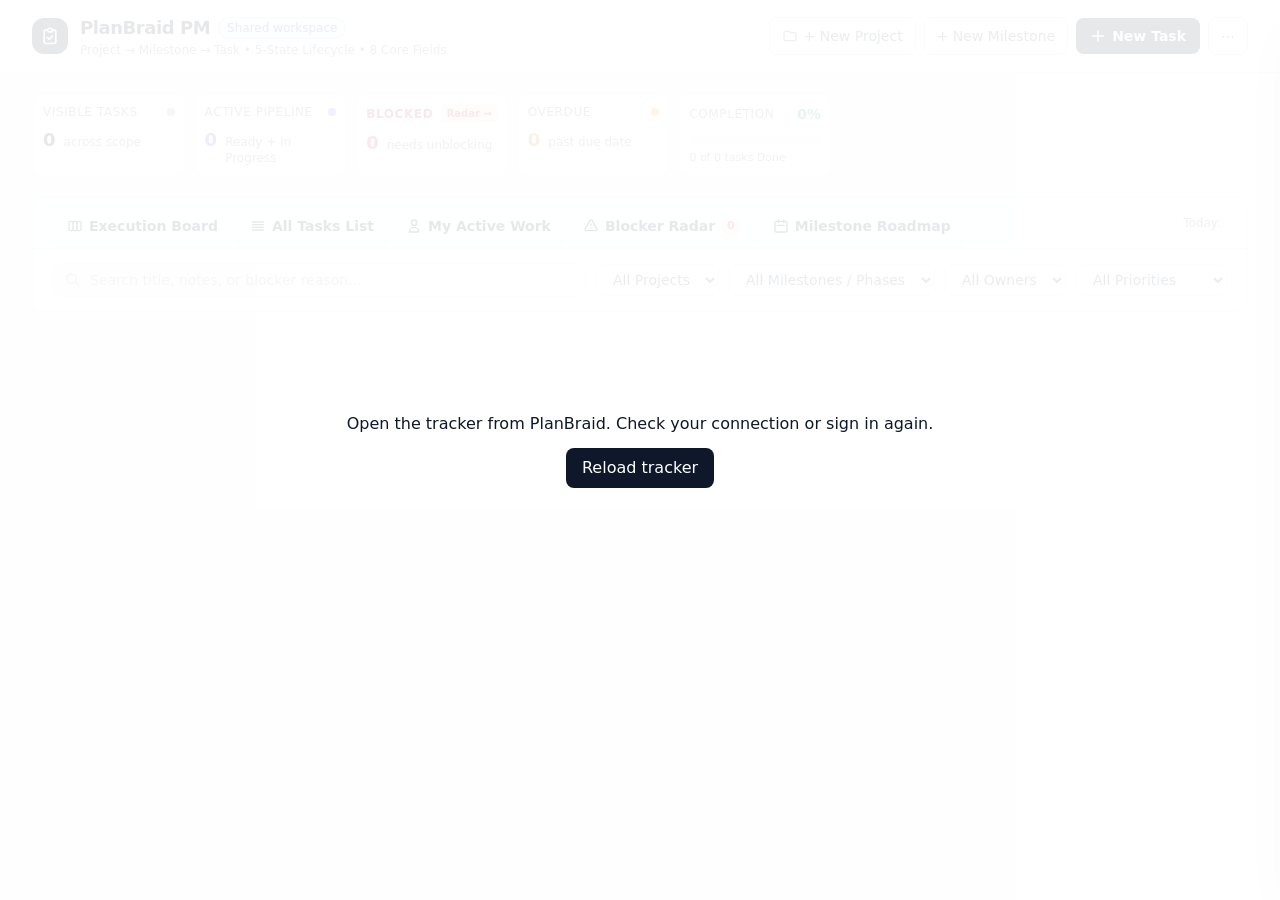
<file: planbraid-v2.1.4/shared-tracker.html>
<!DOCTYPE html>
<!--
PlanBraid - outlining, project tracking, and material orders.
Copyright (C) 2026 Robert Wasniowski
SPDX-License-Identifier: AGPL-3.0-or-later
Licensed under GNU AGPL version 3 or later; see LICENSE in the release root.
Distributed WITHOUT ANY WARRANTY, including MERCHANTABILITY or FITNESS FOR A PARTICULAR PURPOSE.
-->
<html lang="en">
<head>
  <meta charset="UTF-8" />
  <meta name="viewport" content="width=device-width, initial-scale=1.0" />
  <title>PlanBraid PM — Project, Milestone & Task Tracker</title>
  <link rel="stylesheet" href="assets/css/shared-tracker.css?v=2.1.4" />
  <style>
    /* Custom subtle scrollbars for Kanban & drawers */
    ::-webkit-scrollbar {
      width: 6px;
      height: 6px;
    }
    ::-webkit-scrollbar-track {
      background: transparent;
    }
    ::-webkit-scrollbar-thumb {
      background: #cbd5e1;
      border-radius: 9999px;
    }
    ::-webkit-scrollbar-thumb:hover {
      background: #94a3b8;
    }
    .kanban-dropzone.drag-over {
      background-color: rgba(241, 245, 249, 0.9);
      outline: 2px dashed #6366f1;
      outline-offset: -4px;
    }
    .card-dragging {
      opacity: 0.45;
      transform: rotate(1deg);
    }
    .summary-metrics {
      display: grid;
      grid-template-columns: repeat(2, minmax(0, 1fr));
      gap: 0.5rem;
      max-width: 800px;
    }
    @media (min-width: 640px) {
      .summary-metrics { grid-template-columns: repeat(3, minmax(0, 1fr)); }
    }
    @media (min-width: 900px) {
      .summary-metrics { grid-template-columns: repeat(5, minmax(0, 1fr)); }
    }
    .pm-menu { margin-left: auto; }
    .pm-menu summary { list-style: none; cursor: pointer; }
    .pm-menu summary::-webkit-details-marker { display: none; }
    .pm-menu-list { position: absolute; right: 0; top: calc(100% + 4px); z-index: 40; min-width: 160px; }
  </style>
</head>
<body class="bg-slate-50 text-slate-900 font-sans antialiased selection:bg-indigo-100 selection:text-indigo-900">

  <div id="loadingOverlay" role="status" class="fixed inset-0 z-[100] bg-white/90 flex flex-col items-center justify-center gap-3 p-6 text-center">
    <p id="loadingMessage">Loading shared tracker…</p>
    <button id="retryLoad" type="button" class="hidden rounded-lg bg-slate-900 px-4 py-2 text-white" onclick="window.location.reload()">Reload tracker</button>
  </div>
  <!-- Toast Notification Container (Replaces alert/confirm) -->
  <div id="toastContainer" class="fixed bottom-4 right-4 z-50 flex flex-col gap-2 max-w-sm w-full pointer-events-none px-4 sm:px-0"></div>
  <div id="syncError" role="alert" class="hidden fixed bottom-4 left-4 z-50 max-w-lg rounded-lg border border-rose-300 bg-rose-50 p-4 text-sm text-rose-900 shadow-lg"></div>

  <!-- Top Navigation Header -->
  <header class="bg-white border-b border-slate-200 sticky top-0 z-30">
    <div class="max-w-[1440px] mx-auto px-4 sm:px-6 lg:px-8">
      <div class="flex flex-wrap items-center justify-between gap-3 py-3.5">
        <!-- Brand & Schema Badge -->
        <div class="flex items-center gap-3">
          <div class="w-9 h-9 rounded-xl bg-slate-900 text-white flex items-center justify-center shadow-sm">
            <svg class="w-5 h-5" fill="none" stroke="currentColor" stroke-width="2" viewBox="0 0 24 24">
              <path stroke-linecap="round" stroke-linejoin="round" d="M9 5H7a2 2 0 00-2 2v12a2 2 0 002 2h10a2 2 0 002-2V7a2 2 0 00-2-2h-2M9 5a2 2 0 002 2h2a2 2 0 002-2M9 5a2 2 0 012-2h2a2 2 0 012 2m-6 9l2 2 4-4" />
            </svg>
          </div>
          <div>
            <div class="flex items-center gap-2">
              <h1 class="text-base sm:text-lg font-bold tracking-tight text-slate-900">PlanBraid PM</h1>
              <span class="hidden sm:inline-flex items-center px-2 py-0.5 rounded-full text-xs font-medium bg-indigo-50 text-indigo-700 border border-indigo-200">
                Shared workspace
              </span>
            </div>
            <p class="text-xs text-slate-500">Project → Milestone → Task &bull; 5-State Lifecycle &bull; 8 Core Fields</p>
          </div>
        </div>

        <!-- Primary Action Buttons -->
        <div class="flex flex-wrap items-center gap-2">
          <button
            type="button"
            onclick="openHierarchyModal('project')"
            class="inline-flex items-center gap-1.5 px-3 py-2 rounded-lg text-xs sm:text-sm font-medium text-slate-700 bg-white border border-slate-300 hover:bg-slate-50 transition shadow-xs"
            title="Add Project"
          >
            <svg class="w-4 h-4 text-slate-500" fill="none" stroke="currentColor" stroke-width="2" viewBox="0 0 24 24">
              <path stroke-linecap="round" stroke-linejoin="round" d="M3 7v10a2 2 0 002 2h14a2 2 0 002-2V9a2 2 0 00-2-2h-6l-2-2H5a2 2 0 00-2 2z" />
            </svg>
            <span>+ New Project</span>
          </button>

          <button
            type="button"
            onclick="openHierarchyModal('milestone')"
            class="inline-flex items-center gap-1.5 px-3 py-2 rounded-lg text-xs sm:text-sm font-medium text-slate-700 bg-white border border-slate-300 hover:bg-slate-50 transition shadow-xs"
            title="Add Milestone"
          >
            <span>+ New Milestone</span>
          </button>

          <button
            type="button"
            onclick="openTaskDrawer()"
            class="inline-flex items-center gap-1.5 px-3.5 py-2 rounded-lg text-xs sm:text-sm font-semibold text-white bg-slate-900 hover:bg-slate-800 transition shadow-sm"
          >
            <svg class="w-4 h-4" fill="none" stroke="currentColor" stroke-width="2.2" viewBox="0 0 24 24">
              <path stroke-linecap="round" stroke-linejoin="round" d="M12 4v16m8-8H4" />
            </svg>
            <span>New Task</span>
          </button>
          <details class="pm-menu relative" id="pm-menu">
            <summary class="inline-flex items-center px-3 py-2 rounded-lg text-sm font-medium text-slate-700 bg-white border border-slate-300 hover:bg-slate-50" aria-label="PlanBraid PM more options" title="More options">
              <span aria-hidden="true">⋯</span>
            </summary>
            <div class="pm-menu-list bg-white rounded-lg border border-slate-200 shadow-lg p-2">
              <button type="button" class="w-full px-3 py-2 rounded-lg text-sm text-left text-slate-700 hover:bg-slate-50" onclick="document.getElementById('pm-menu').open = false; openSchemaModal()">JSON Schema</button>
            </div>
          </details>
        </div>
      </div>
    </div>
  </header>

  <!-- Main Workspace -->
  <main class="max-w-[1440px] mx-auto px-4 sm:px-6 lg:px-8 py-5 space-y-5">

    <!-- KPI Summary Strip -->
    <section aria-label="Project Summary Metrics" class="summary-metrics">
      <!-- Total Tasks -->
      <div class="bg-white rounded-xl border border-slate-200 p-2.5 shadow-2xs">
        <div class="flex items-center justify-between">
          <span class="text-xs font-medium text-slate-500 uppercase tracking-wider">Visible Tasks</span>
          <span class="w-2 h-2 rounded-full bg-slate-400"></span>
        </div>
        <div class="mt-1.5 flex items-baseline gap-2">
          <span id="kpiTotal" class="text-lg font-bold text-slate-900">0</span>
          <span id="kpiTotalSub" class="text-xs text-slate-500">across scope</span>
        </div>
      </div>

      <!-- Active (Ready + In Progress) -->
      <div class="bg-white rounded-xl border border-slate-200 p-2.5 shadow-2xs">
        <div class="flex items-center justify-between">
          <span class="text-xs font-medium text-slate-500 uppercase tracking-wider">Active Pipeline</span>
          <span class="w-2 h-2 rounded-full bg-indigo-500"></span>
        </div>
        <div class="mt-1.5 flex items-baseline gap-2">
          <span id="kpiActive" class="text-lg font-bold text-indigo-600">0</span>
          <span id="kpiActiveSub" class="text-xs text-slate-500">Ready + In Progress</span>
        </div>
      </div>

      <!-- Blocked (Highlighted Exception Metric) -->
      <div id="kpiBlockedCard" onclick="switchView('radar')" class="cursor-pointer bg-white rounded-xl border border-slate-200 p-2.5 shadow-2xs hover:border-rose-300 transition">
        <div class="flex items-center justify-between">
          <span class="text-xs font-semibold text-rose-700 uppercase tracking-wider">Blocked</span>
          <span class="inline-flex items-center px-1.5 py-0.5 rounded text-[10px] font-semibold bg-rose-100 text-rose-700">Radar &rarr;</span>
        </div>
        <div class="mt-1.5 flex items-baseline gap-2">
          <span id="kpiBlocked" class="text-lg font-bold text-rose-600">0</span>
          <span class="text-xs text-slate-500">needs unblocking</span>
        </div>
      </div>

      <!-- Overdue -->
      <div class="bg-white rounded-xl border border-slate-200 p-2.5 shadow-2xs">
        <div class="flex items-center justify-between">
          <span class="text-xs font-medium text-slate-500 uppercase tracking-wider">Overdue</span>
          <span class="w-2 h-2 rounded-full bg-amber-500"></span>
        </div>
        <div class="mt-1.5 flex items-baseline gap-2">
          <span id="kpiOverdue" class="text-lg font-bold text-amber-600">0</span>
          <span class="text-xs text-slate-500">past due date</span>
        </div>
      </div>

      <!-- Completion Progress -->
      <div class="bg-white rounded-xl border border-slate-200 p-2.5 shadow-2xs flex flex-col justify-between">
        <div class="flex items-center justify-between">
          <span class="text-xs font-medium text-slate-500 uppercase tracking-wider">Completion</span>
          <span id="kpiPercent" class="text-sm font-bold text-emerald-600">0%</span>
        </div>
        <div class="mt-2">
          <div class="w-full bg-slate-100 rounded-full h-2 overflow-hidden">
            <div id="kpiProgressBar" class="bg-emerald-500 h-2 rounded-full transition-all duration-300" style="width: 0%"></div>
          </div>
          <p id="kpiDoneSub" class="text-[11px] text-slate-500 mt-1.5">0 of 0 tasks Done</p>
        </div>
      </div>
    </section>

    <!-- View Tabs & Global Filter Controls -->
    <section class="bg-white rounded-xl border border-slate-200 shadow-2xs overflow-hidden">
      <!-- View Navigation Tabs -->
      <div class="border-b border-slate-200 px-3 sm:px-5 pt-2 flex flex-wrap items-center justify-between gap-2 bg-slate-50/70">
        <nav class="flex items-center gap-1 overflow-x-auto pb-2 sm:pb-0" aria-label="Tracker Views">
          <button
            type="button"
            data-view="board"
            onclick="switchView('board')"
            class="view-tab px-3.5 py-2.5 text-xs sm:text-sm font-semibold rounded-t-lg border-b-2 transition whitespace-nowrap flex items-center gap-1.5"
          >
            <svg class="w-4 h-4" fill="none" stroke="currentColor" stroke-width="2" viewBox="0 0 24 24">
              <path stroke-linecap="round" stroke-linejoin="round" d="M9 17V7m0 10a2 2 0 01-2 2H5a2 2 0 01-2-2V7a2 2 0 012-2h2a2 2 0 012 2m0 10a2 2 0 002 2h2a2 2 0 002-2M9 7a2 2 0 012-2h2a2 2 0 012 2m0 10V7m0 10a2 2 0 002 2h2a2 2 0 002-2V7a2 2 0 00-2-2h-2a2 2 0 00-2 2" />
            </svg>
            Execution Board
          </button>

          <button
            type="button"
            data-view="list"
            onclick="switchView('list')"
            class="view-tab px-3.5 py-2.5 text-xs sm:text-sm font-semibold rounded-t-lg border-b-2 transition whitespace-nowrap flex items-center gap-1.5"
          >
            <svg class="w-4 h-4" fill="none" stroke="currentColor" stroke-width="2" viewBox="0 0 24 24">
              <path stroke-linecap="round" stroke-linejoin="round" d="M4 6h16M4 10h16M4 14h16M4 18h16" />
            </svg>
            All Tasks List
          </button>

          <button
            type="button"
            data-view="my-work"
            onclick="switchView('my-work')"
            class="view-tab px-3.5 py-2.5 text-xs sm:text-sm font-semibold rounded-t-lg border-b-2 transition whitespace-nowrap flex items-center gap-1.5"
          >
            <svg class="w-4 h-4" fill="none" stroke="currentColor" stroke-width="2" viewBox="0 0 24 24">
              <path stroke-linecap="round" stroke-linejoin="round" d="M16 7a4 4 0 11-8 0 4 4 0 018 0zM12 14a7 7 0 00-7 7h14a7 7 0 00-7-7z" />
            </svg>
            My Active Work
          </button>

          <button
            type="button"
            data-view="radar"
            onclick="switchView('radar')"
            class="view-tab px-3.5 py-2.5 text-xs sm:text-sm font-semibold rounded-t-lg border-b-2 transition whitespace-nowrap flex items-center gap-1.5"
          >
            <svg class="w-4 h-4" fill="none" stroke="currentColor" stroke-width="2" viewBox="0 0 24 24">
              <path stroke-linecap="round" stroke-linejoin="round" d="M12 9v2m0 4h.01m-6.938 4h13.856c1.54 0 2.502-1.667 1.732-3L13.732 4c-.77-1.333-2.694-1.333-3.464 0L3.34 16c-.77 1.333.192 3 1.732 3z" />
            </svg>
            Blocker Radar
            <span id="tabBlockedBadge" class="px-1.5 py-0.2 rounded-full text-[11px] font-bold bg-rose-100 text-rose-700">0</span>
          </button>

          <button
            type="button"
            data-view="roadmap"
            onclick="switchView('roadmap')"
            class="view-tab px-3.5 py-2.5 text-xs sm:text-sm font-semibold rounded-t-lg border-b-2 transition whitespace-nowrap flex items-center gap-1.5"
          >
            <svg class="w-4 h-4" fill="none" stroke="currentColor" stroke-width="2" viewBox="0 0 24 24">
              <path stroke-linecap="round" stroke-linejoin="round" d="M8 7V3m8 4V3m-9 8h10M5 21h14a2 2 0 002-2V7a2 2 0 00-2-2H5a2 2 0 00-2 2v12a2 2 0 002 2z" />
            </svg>
            Milestone Roadmap
          </button>
        </nav>

        <!-- Reference Date Indicator -->
        <div class="hidden xl:flex items-center gap-1.5 text-xs text-slate-500 pb-2">
          <span>Today:</span>
          <span id="todayLabel" class="font-mono font-medium text-slate-700"></span>
        </div>
      </div>

      <!-- Global Filter & Search Bar -->
      <div class="p-3 sm:px-5 sm:py-3.5 bg-white flex flex-wrap items-center gap-2.5">
        <!-- Keyword Search -->
        <div class="relative flex-1 min-w-[200px]">
          <svg class="w-4 h-4 text-slate-400 absolute left-3 top-1/2 -translate-y-1/2 pointer-events-none" fill="none" stroke="currentColor" stroke-width="2" viewBox="0 0 24 24">
            <path stroke-linecap="round" stroke-linejoin="round" d="M21 21l-6-6m2-5a7 7 0 11-14 0 7 7 0 0114 0z" />
          </svg>
          <input
            type="text"
            id="filterSearch"
            oninput="handleFilterChange()"
            placeholder="Search title, notes, or blocker reason..."
            class="w-full pl-9 pr-3 py-1.5 text-sm bg-slate-50 border border-slate-200 rounded-lg focus:outline-none focus:ring-2 focus:ring-indigo-500 focus:bg-white transition"
          />
        </div>

        <!-- Project Filter -->
        <select
          id="filterProject"
          onchange="handleProjectFilterChange()"
          aria-label="Filter by Project"
          class="px-3 py-1.5 text-xs sm:text-sm bg-slate-50 border border-slate-200 rounded-lg text-slate-700 focus:outline-none focus:ring-2 focus:ring-indigo-500"
        >
          <option value="ALL">All Projects</option>
        </select>

        <!-- Milestone / Phase Filter -->
        <select
          id="filterMilestone"
          onchange="handleFilterChange()"
          aria-label="Filter by Milestone"
          class="px-3 py-1.5 text-xs sm:text-sm bg-slate-50 border border-slate-200 rounded-lg text-slate-700 focus:outline-none focus:ring-2 focus:ring-indigo-500"
        >
          <option value="ALL">All Milestones / Phases</option>
        </select>

        <!-- Owner Filter -->
        <select
          id="filterOwner"
          onchange="handleFilterChange()"
          aria-label="Filter by Owner"
          class="px-3 py-1.5 text-xs sm:text-sm bg-slate-50 border border-slate-200 rounded-lg text-slate-700 focus:outline-none focus:ring-2 focus:ring-indigo-500"
        >
          <option value="ALL">All Owners</option>
        </select>

        <!-- Priority Filter -->
        <select
          id="filterPriority"
          onchange="handleFilterChange()"
          aria-label="Filter by Priority"
          class="px-3 py-1.5 text-xs sm:text-sm bg-slate-50 border border-slate-200 rounded-lg text-slate-700 focus:outline-none focus:ring-2 focus:ring-indigo-500"
        >
          <option value="ALL">All Priorities</option>
          <option value="High">High Priority</option>
          <option value="Normal">Normal Priority</option>
          <option value="Low">Low Priority</option>
        </select>

        <!-- Clear Filters Button -->
        <button
          type="button"
          id="clearFiltersBtn"
          onclick="clearAllFilters()"
          class="hidden px-2.5 py-1.5 text-xs font-medium text-indigo-600 hover:text-indigo-800 hover:bg-indigo-50 rounded-lg transition"
        >
          Clear Filters
        </button>
      </div>
    </section>

    <!-- Dynamic View Container -->
    <section id="viewContainer" class="min-h-[460px]">
      <!-- Rendered dynamically by JS based on activeView -->
    </section>

  </main>

  <!-- ===================================================================== -->
  <!-- TASK CREATE / EDIT SLIDE-OVER DRAWER                                  -->
  <!-- ===================================================================== -->
  <div id="taskDrawerBackdrop" class="fixed inset-0 bg-slate-900/40 backdrop-blur-[1px] z-40 hidden transition-opacity" onclick="closeTaskDrawer()"></div>
  <aside
    id="taskDrawer"
    aria-labelledby="drawerTitle"
    class="fixed inset-y-0 right-0 max-w-lg w-full bg-white shadow-2xl border-l border-slate-200 z-50 transform translate-x-full transition-transform duration-200 flex flex-col"
  >
    <!-- Drawer Header -->
    <div class="px-5 py-4 border-b border-slate-200 flex items-center justify-between bg-slate-50">
      <div>
        <h2 id="drawerTitle" class="text-base font-bold text-slate-900">Create New Task</h2>
        <p class="text-xs text-slate-500">All 8 core schema fields &bull; Guardrails active</p>
      </div>
      <button type="button" onclick="closeTaskDrawer()" class="p-2 rounded-lg text-slate-400 hover:text-slate-700 hover:bg-slate-200/70 transition" aria-label="Close drawer">
        <svg class="w-5 h-5" fill="none" stroke="currentColor" stroke-width="2" viewBox="0 0 24 24">
          <path stroke-linecap="round" stroke-linejoin="round" d="M6 18L18 6M6 6l12 12" />
        </svg>
      </button>
    </div>

    <!-- Drawer Form Body -->
    <form id="taskForm" onsubmit="saveTaskForm(event)" class="flex-1 overflow-y-auto p-5 space-y-4">
      <input type="hidden" id="taskIdInput" />

      <!-- Field 1: Title -->
      <div>
        <label for="taskTitleInput" class="block text-xs font-semibold uppercase tracking-wider text-slate-700 mb-1">
          1. Task Title <span class="text-rose-600">*</span>
        </label>
        <input
          type="text"
          id="taskTitleInput"
          required
          placeholder="Start with an action verb (e.g., Terminate IDF patch panels)"
          class="w-full px-3 py-2 text-sm border border-slate-300 rounded-lg focus:outline-none focus:ring-2 focus:ring-indigo-500"
        />
      </div>

      <!-- Field 6: Project & Milestone/Phase Hierarchy -->
      <div class="grid grid-cols-1 sm:grid-cols-2 gap-3 bg-slate-50 p-3 rounded-xl border border-slate-200">
        <div>
          <label for="taskProjectInput" class="block text-xs font-semibold text-slate-700 mb-1">
            Parent Project
          </label>
          <select
            id="taskProjectInput"
            onchange="populateTaskFormMilestones()"
            class="w-full px-2.5 py-2 text-sm bg-white border border-slate-300 rounded-lg focus:outline-none focus:ring-2 focus:ring-indigo-500"
          ></select>
        </div>
        <div>
          <label for="taskMilestoneInput" class="block text-xs font-semibold text-slate-700 mb-1">
            6. Milestone / Phase <span class="text-rose-600">*</span>
          </label>
          <select
            id="taskMilestoneInput"
            required
            class="w-full px-2.5 py-2 text-sm bg-white border border-slate-300 rounded-lg focus:outline-none focus:ring-2 focus:ring-indigo-500"
          ></select>
        </div>
      </div>

      <!-- Field 2 (Status) & Field 5 (Priority) -->
      <div class="grid grid-cols-1 sm:grid-cols-2 gap-3">
        <div>
          <label for="taskStatusInput" class="block text-xs font-semibold uppercase tracking-wider text-slate-700 mb-1">
            2. Status (5-State) <span class="text-rose-600">*</span>
          </label>
          <select
            id="taskStatusInput"
            onchange="toggleBlockedRequirementUI()"
            class="w-full px-3 py-2 text-sm bg-white border border-slate-300 rounded-lg focus:outline-none focus:ring-2 focus:ring-indigo-500"
          >
            <option value="Backlog">Backlog (Unscheduled)</option>
            <option value="Ready">Ready (Cleared to start)</option>
            <option value="In Progress">In Progress (Active)</option>
            <option value="Blocked">Blocked (Stopped / Wall)</option>
            <option value="Done">Done (Verified)</option>
          </select>
        </div>

        <div>
          <label for="taskPriorityInput" class="block text-xs font-semibold uppercase tracking-wider text-slate-700 mb-1">
            5. Priority <span class="text-rose-600">*</span>
          </label>
          <select
            id="taskPriorityInput"
            class="w-full px-3 py-2 text-sm bg-white border border-slate-300 rounded-lg focus:outline-none focus:ring-2 focus:ring-indigo-500"
          >
            <option value="High">High (Critical path / Urgent)</option>
            <option value="Normal" selected>Normal</option>
            <option value="Low">Low</option>
          </select>
        </div>
      </div>

      <!-- Field 3 (Owner) & Field 4 (Due Date) -->
      <div class="grid grid-cols-1 sm:grid-cols-2 gap-3">
        <div>
          <label for="taskOwnerInput" class="block text-xs font-semibold uppercase tracking-wider text-slate-700 mb-1">
            3. Single Owner <span class="text-rose-600">*</span>
          </label>
          <select
            id="taskOwnerInput"
            required
            class="w-full px-3 py-2 text-sm bg-white border border-slate-300 rounded-lg focus:outline-none focus:ring-2 focus:ring-indigo-500"
          ></select>
          <p class="text-[11px] text-slate-500 mt-1">Strictly 1 owner for clear accountability.</p>
        </div>

        <div>
          <label for="taskDueDateInput" class="block text-xs font-semibold uppercase tracking-wider text-slate-700 mb-1">
            4. Due Date <span class="text-rose-600">*</span>
          </label>
          <input
            type="date"
            id="taskDueDateInput"
            required
            class="w-full px-3 py-2 text-sm bg-white border border-slate-300 rounded-lg focus:outline-none focus:ring-2 focus:ring-indigo-500"
          />
        </div>
      </div>

      <!-- Field 7: Blocked By (Dynamically Highlighted & Required when Status = Blocked) -->
      <div id="blockedByWrapper" class="p-3.5 rounded-xl border border-slate-200 bg-slate-50 transition-all">
        <div class="flex items-center justify-between mb-1">
          <label for="taskBlockedByInput" id="blockedByLabel" class="block text-xs font-semibold uppercase tracking-wider text-slate-700">
            7. Blocked By (Dependency / Impediment)
          </label>
          <span id="blockedRequiredTag" class="hidden px-2 py-0.5 rounded text-[10px] font-bold uppercase bg-rose-600 text-white">
            Required for Blocked
          </span>
        </div>
        <input
          type="text"
          id="taskBlockedByInput"
          placeholder="e.g., Waiting on electrical inspection sign-off or vendor shipment #402"
          class="w-full px-3 py-2 text-sm bg-white border border-slate-300 rounded-lg focus:outline-none focus:ring-2 focus:ring-rose-500"
        />
        <p id="blockedHelperText" class="text-[11px] text-slate-500 mt-1">
          Schema Guardrail: Becomes mandatory whenever Status is set to <strong>Blocked</strong>.
        </p>
      </div>

      <!-- Field 8: Notes / Acceptance Criteria -->
      <div>
        <label for="taskNotesInput" class="block text-xs font-semibold uppercase tracking-wider text-slate-700 mb-1">
          8. Notes / Acceptance Criteria
        </label>
        <textarea
          id="taskNotesInput"
          rows="4"
          placeholder="Define 'Done', reference specs, links, or quick progress logs..."
          class="w-full px-3 py-2 text-sm border border-slate-300 rounded-lg focus:outline-none focus:ring-2 focus:ring-indigo-500"
        ></textarea>
      </div>
    </form>

    <!-- Drawer Footer -->
    <div class="px-5 py-3.5 border-t border-slate-200 bg-slate-50 flex items-center justify-between gap-2">
      <button
        type="button"
        id="deleteTaskBtn"
        onclick="deleteCurrentTask()"
        class="hidden px-3 py-2 rounded-lg text-xs sm:text-sm font-medium text-rose-600 hover:bg-rose-50 border border-transparent hover:border-rose-200 transition"
      >
        Delete Task
      </button>
      <div class="flex items-center gap-2 ml-auto">
        <button
          type="button"
          onclick="closeTaskDrawer()"
          class="px-4 py-2 rounded-lg text-xs sm:text-sm font-medium text-slate-700 bg-white border border-slate-300 hover:bg-slate-100 transition"
        >
          Cancel
        </button>
        <button
          type="submit"
          form="taskForm"
          class="px-4 py-2 rounded-lg text-xs sm:text-sm font-semibold text-white bg-slate-900 hover:bg-slate-800 transition shadow-sm"
        >
          Save Task
        </button>
      </div>
    </div>
  </aside>

  <!-- ===================================================================== -->
  <!-- ADD PROJECT / MILESTONE MODAL                                         -->
  <!-- ===================================================================== -->
  <div id="hierarchyModal" role="dialog" aria-modal="true" aria-labelledby="hierarchy-title" class="fixed inset-0 bg-slate-900/50 backdrop-blur-[1px] z-50 hidden items-center justify-center p-4">
    <div class="bg-white rounded-2xl border border-slate-200 shadow-2xl max-w-md w-full overflow-hidden">
      <div class="px-5 py-4 border-b border-slate-200 flex items-center justify-between bg-slate-50">
        <h3 id="hierarchy-title" class="text-base font-bold text-slate-900"></h3>
        <button type="button" aria-label="Close dialog" onclick="closeHierarchyModal()" class="p-1.5 rounded-lg text-slate-400 hover:text-slate-700 hover:bg-slate-200/70">
          <svg class="w-5 h-5" fill="none" stroke="currentColor" stroke-width="2" viewBox="0 0 24 24">
            <path stroke-linecap="round" stroke-linejoin="round" d="M6 18L18 6M6 6l12 12" />
          </svg>
        </button>
      </div>

      <div class="p-5 space-y-6">
        <!-- Add New Milestone to Existing Project -->
        <p id="no-projects-message" class="text-sm text-slate-700" hidden>Create a project first using New Project.</p>
        <form id="new-milestone-form" onsubmit="createNewMilestone(event)" class="space-y-3" hidden>
          <h4 class="text-xs font-bold uppercase tracking-wider text-indigo-600">Add Milestone / Phase</h4>
          <div>
            <label for="newMilestoneProjectSelect" class="block text-xs font-medium text-slate-700 mb-1">Target Project</label>
            <select id="newMilestoneProjectSelect" required class="w-full px-3 py-2 text-sm bg-white border border-slate-300 rounded-lg"></select>
          </div>
          <div class="grid grid-cols-1 sm:grid-cols-2 gap-2.5">
            <div>
              <label for="newMilestoneName" class="block text-xs font-medium text-slate-700 mb-1">Milestone Name</label>
              <input type="text" id="newMilestoneName" required placeholder="e.g., Phase 3: UAT Sign-off" class="w-full px-3 py-2 text-sm border border-slate-300 rounded-lg" />
            </div>
            <div>
              <label for="newMilestoneDate" class="block text-xs font-medium text-slate-700 mb-1">Target Date</label>
              <input type="date" id="newMilestoneDate" required class="w-full px-3 py-2 text-sm border border-slate-300 rounded-lg" />
            </div>
          </div>
          <button type="submit" class="w-full py-2 px-3 rounded-lg text-xs sm:text-sm font-semibold text-white bg-indigo-600 hover:bg-indigo-700 transition">
            + Add Milestone / Phase
          </button>
        </form>

        <!-- Add New Project -->
        <form id="new-project-form" onsubmit="createNewProject(event)" class="space-y-3" hidden>
          <h4 class="text-xs font-bold uppercase tracking-wider text-slate-700">Create New Project Container</h4>
          <div class="grid grid-cols-1 sm:grid-cols-2 gap-2.5">
            <div>
              <label for="newProjectName" class="block text-xs font-medium text-slate-700 mb-1">Project Name</label>
              <input type="text" id="newProjectName" required placeholder="e.g., Warehouse RFID Rollout" class="w-full px-3 py-2 text-sm border border-slate-300 rounded-lg" />
            </div>
            <div>
              <label for="newProjectOwner" class="block text-xs font-medium text-slate-700 mb-1">Project Lead</label>
              <select id="newProjectOwner" class="w-full px-3 py-2 text-sm bg-white border border-slate-300 rounded-lg"></select>
            </div>
          </div>
          <div>
            <label for="newProjectFirstMilestone" class="block text-xs font-medium text-slate-700 mb-1">Initial Phase 1 Milestone Name</label>
            <input type="text" id="newProjectFirstMilestone" required placeholder="e.g., Phase 1: Discovery & Scoping" class="w-full px-3 py-2 text-sm border border-slate-300 rounded-lg" />
          </div>
          <button type="submit" class="w-full py-2 px-3 rounded-lg text-xs sm:text-sm font-semibold text-slate-900 bg-slate-100 hover:bg-slate-200 border border-slate-300 transition">
            + Create Project + Initial Phase
          </button>
        </form>
      </div>
    </div>
  </div>

  <!-- ===================================================================== -->
  <!-- JSON SCHEMA & DATA INSPECTOR MODAL                                    -->
  <!-- ===================================================================== -->
  <div id="schemaModal" class="fixed inset-0 bg-slate-900/50 backdrop-blur-[1px] z-50 hidden items-center justify-center p-4">
    <div class="bg-white rounded-2xl border border-slate-200 shadow-2xl max-w-3xl w-full max-h-[88vh] flex flex-col overflow-hidden">
      <div class="px-5 py-4 border-b border-slate-200 flex items-center justify-between bg-slate-50">
        <div>
          <h3 class="text-base font-bold text-slate-900">Live JSON Data & Schema Inspector</h3>
          <p class="text-xs text-slate-500">Normalized relational structure: projects &rarr; milestones &rarr; tasks</p>
        </div>
        <button type="button" onclick="closeSchemaModal()" class="p-1.5 rounded-lg text-slate-400 hover:text-slate-700 hover:bg-slate-200/70">
          <svg class="w-5 h-5" fill="none" stroke="currentColor" stroke-width="2" viewBox="0 0 24 24">
            <path stroke-linecap="round" stroke-linejoin="round" d="M6 18L18 6M6 6l12 12" />
          </svg>
        </button>
      </div>

      <div class="p-4 bg-slate-900 text-slate-100 flex-1 overflow-auto">
        <pre id="jsonPreviewContent" class="text-xs font-mono leading-relaxed whitespace-pre-wrap"></pre>
      </div>

      <div class="px-5 py-3.5 border-t border-slate-200 bg-slate-50 flex flex-wrap items-center justify-between gap-2">
        <span class="text-xs text-slate-500">Updates automatically with every task edit.</span>
        <div class="flex items-center gap-2">
          <button
            type="button"
            onclick="copyJsonToClipboard()"
            class="inline-flex items-center gap-1.5 px-3.5 py-2 rounded-lg text-xs sm:text-sm font-medium text-slate-700 bg-white border border-slate-300 hover:bg-slate-100 transition"
          >
            <svg class="w-4 h-4" fill="none" stroke="currentColor" stroke-width="2" viewBox="0 0 24 24">
              <path stroke-linecap="round" stroke-linejoin="round" d="M8 16H6a2 2 0 01-2-2V6a2 2 0 012-2h8a2 2 0 012 2v2m-6 12h8a2 2 0 002-2v-8a2 2 0 00-2-2h-8a2 2 0 00-2 2v8a2 2 0 002 2z" />
            </svg>
            Copy JSON
          </button>
          <button
            type="button"
            onclick="downloadJsonFile()"
            class="inline-flex items-center gap-1.5 px-3.5 py-2 rounded-lg text-xs sm:text-sm font-semibold text-white bg-slate-900 hover:bg-slate-800 transition"
          >
            <svg class="w-4 h-4" fill="none" stroke="currentColor" stroke-width="2" viewBox="0 0 24 24">
              <path stroke-linecap="round" stroke-linejoin="round" d="M4 16v1a3 3 0 003 3h10a3 3 0 003-3v-1m-4-4l-4 4m0 0l-4-4m4 4V4" />
            </svg>
            Download .json
          </button>
        </div>
      </div>
    </div>
  </div>

  <!-- ===================================================================== -->
  <!-- JAVASCRIPT APPLICATION LOGIC                                          -->
  <!-- ===================================================================== -->
  <script>
    // -----------------------------------------------------------------------
    // 1. CONSTANTS & CONFIGURATION
    // -----------------------------------------------------------------------
    let CURRENT_USER = '';
    const STATUSES = ['Backlog', 'Ready', 'In Progress', 'Blocked', 'Done'];
    const PRIORITIES = ['High', 'Normal', 'Low'];
    let TEAM_MEMBERS = [];

    // Reference date anchored cleanly for realistic overdue/upcoming calculations
    // Uses actual system date formatted YYYY-MM-DD so relative dates stay intuitive
    function getTodayISO() {
      const now = new Date();
      const y = now.getFullYear();
      const m = String(now.getMonth() + 1).padStart(2, '0');
      const d = String(now.getDate()).padStart(2, '0');
      return `${y}-${m}-${d}`;
    }

    function addDaysISO(offsetDays) {
      const dt = new Date();
      dt.setDate(dt.getDate() + offsetDays);
      const y = dt.getFullYear();
      const m = String(dt.getMonth() + 1).padStart(2, '0');
      const d = String(dt.getDate()).padStart(2, '0');
      return `${y}-${m}-${d}`;
    }

    // Visual styling tokens for the 5-state lifecycle
    const STATUS_META = {
      'Backlog': {
        badge: 'bg-slate-100 text-slate-700 border-slate-200',
        dot: 'bg-slate-400',
        headerBg: 'bg-slate-100/80 border-slate-200',
        desc: 'Scoped, unscheduled',
      },
      'Ready': {
        badge: 'bg-sky-50 text-sky-700 border-sky-200',
        dot: 'bg-sky-500',
        headerBg: 'bg-sky-50/80 border-sky-200',
        desc: 'Cleared to begin',
      },
      'In Progress': {
        badge: 'bg-indigo-50 text-indigo-700 border-indigo-200',
        dot: 'bg-indigo-500',
        headerBg: 'bg-indigo-50/80 border-indigo-200',
        desc: 'Actively executing',
      },
      'Blocked': {
        badge: 'bg-rose-50 text-rose-700 border-rose-200',
        dot: 'bg-rose-500',
        headerBg: 'bg-rose-50/90 border-rose-200',
        desc: 'Stopped / Needs action',
      },
      'Done': {
        badge: 'bg-emerald-50 text-emerald-700 border-emerald-200',
        dot: 'bg-emerald-500',
        headerBg: 'bg-emerald-50/80 border-emerald-200',
        desc: 'Verified complete',
      },
    };

    const PRIORITY_META = {
      'High': 'bg-amber-50 text-amber-800 border-amber-200',
      'Normal': 'bg-slate-100 text-slate-600 border-slate-200',
      'Low': 'bg-zinc-50 text-zinc-500 border-zinc-200',
    };

    // -----------------------------------------------------------------------
    // 3. APPLICATION STATE
    // -----------------------------------------------------------------------
    let appState = { projects: [], milestones: [], tasks: [] };
    let savedState = null;
    let stateVersion = 0;
    let activeView = 'board'; // 'board' | 'list' | 'my-work' | 'radar' | 'roadmap'
    let myWorkPersona = CURRENT_USER;
    let listSort = { field: 'dueDate', dir: 'asc' };
    let draggedTaskId = null;
    function setSyncError(message) {
      const el = document.getElementById('syncError');
      el.textContent = message;
      el.classList.toggle('hidden', !message);
    }

    async function readSharedState() {
      if (window.parent === window || typeof window.parent.api !== 'function') {
        throw new Error('Open the tracker from PlanBraid.');
      }
      const data = await window.parent.api('shared-tracker-load', {});
      stateVersion = data.version;
      TEAM_MEMBERS = data.users;
      CURRENT_USER = data.username;
      appState = data.state;
      savedState = structuredClone(data.state);
    }

    async function saveState() {
      const overlay = document.getElementById('loadingOverlay');
      document.getElementById('loadingMessage').textContent = 'Saving shared tracker…';
      overlay.classList.remove('hidden');
      try {
        const data = await window.parent.api('shared-tracker-save', { version: stateVersion, state: appState });
        stateVersion = data.version;
        savedState = structuredClone(appState);
        setSyncError('');
        return true;
      } catch (err) {
        if (err.status === 409 && err.code !== 'session_replaced') {
          try {
            await readSharedState();
            err = new Error('Another user changed the tracker. Your change was not saved; the latest data is loaded. Review and retry.');
          } catch (reloadError) {
            console.error('PlanBraid PM reload error:', reloadError);
            err = new Error('The tracker changed, but the latest data could not be loaded. Reload before retrying.');
          }
        } else if (err.code === 'session_replaced') {
          window.parent.disconnectReplacedInstance();
        }
        if (savedState !== null) appState = structuredClone(savedState);
        console.error('PlanBraid PM save error:', err);
        setSyncError(`${err.message || 'Unable to save the tracker.'} Your change was not confirmed. Reload if the connection was interrupted.`);
        return false;
      } finally {
        overlay.classList.add('hidden');
      }
    }

    // -----------------------------------------------------------------------
    // 4. LOOKUP & FILTER HELPERS
    // -----------------------------------------------------------------------
    function getMilestoneById(id) {
      return appState.milestones.find((m) => m.id === id) || null;
    }

    function getProjectById(id) {
      return appState.projects.find((p) => p.id === id) || null;
    }

    function getProjectForMilestone(milestoneId) {
      const ms = getMilestoneById(milestoneId);
      return ms ? getProjectById(ms.projectId) : null;
    }

    function isTaskOverdue(task) {
      if (task.status === 'Done' || !task.dueDate) return false;
      return task.dueDate < getTodayISO();
    }

    function formatRelativeDue(dueDateStr, status) {
      if (!dueDateStr) return 'No date';
      if (status === 'Done') return dueDateStr;
      const today = new Date(getTodayISO() + 'T00:00:00');
      const due = new Date(dueDateStr + 'T00:00:00');
      const diffDays = Math.round((due - today) / (1000 * 60 * 60 * 24));
      if (diffDays < 0) return `${Math.abs(diffDays)}d overdue (${dueDateStr})`;
      if (diffDays === 0) return `Due Today (${dueDateStr})`;
      if (diffDays === 1) return `Tomorrow (${dueDateStr})`;
      return `In ${diffDays}d (${dueDateStr})`;
    }

    function getFilteredTasks() {
      const searchVal = document.getElementById('filterSearch').value.trim().toLowerCase();
      const projectVal = document.getElementById('filterProject').value;
      const milestoneVal = document.getElementById('filterMilestone').value;
      const ownerVal = document.getElementById('filterOwner').value;
      const priorityVal = document.getElementById('filterPriority').value;

      return appState.tasks.filter((task) => {
        const ms = getMilestoneById(task.milestoneId);
        const projId = ms ? ms.projectId : '';

        if (projectVal !== 'ALL' && projId !== projectVal) return false;
        if (milestoneVal !== 'ALL' && task.milestoneId !== milestoneVal) return false;
        if (ownerVal !== 'ALL' && task.owner !== ownerVal) return false;
        if (priorityVal !== 'ALL' && task.priority !== priorityVal) return false;

        if (searchVal) {
          const haystack = `${task.title} ${task.notes || ''} ${task.blockedBy || ''} ${task.owner}`.toLowerCase();
          if (!haystack.includes(searchVal)) return false;
        }
        return true;
      });
    }

    function updateFilterClearButtonVisibility() {
      const hasActiveFilter =
        document.getElementById('filterSearch').value.trim() !== '' ||
        document.getElementById('filterProject').value !== 'ALL' ||
        document.getElementById('filterMilestone').value !== 'ALL' ||
        document.getElementById('filterOwner').value !== 'ALL' ||
        document.getElementById('filterPriority').value !== 'ALL';

      const btn = document.getElementById('clearFiltersBtn');
      if (hasActiveFilter) {
        btn.classList.remove('hidden');
      } else {
        btn.classList.add('hidden');
      }
    }

    function populateGlobalFilterDropdowns() {
      const projSelect = document.getElementById('filterProject');
      const msSelect = document.getElementById('filterMilestone');
      const ownerSelect = document.getElementById('filterOwner');

      const prevProj = projSelect.value;
      const prevMs = msSelect.value;
      const prevOwner = ownerSelect.value;

      // Projects
      projSelect.innerHTML = '<option value="ALL">All Projects</option>';
      appState.projects.forEach((p) => {
        const opt = document.createElement('option');
        opt.value = p.id;
        opt.textContent = p.name;
        projSelect.appendChild(opt);
      });
      if ([...projSelect.options].some((o) => o.value === prevProj)) {
        projSelect.value = prevProj;
      }

      // Milestones (filtered by selected project if any)
      msSelect.innerHTML = '<option value="ALL">All Milestones / Phases</option>';
      const visibleMilestones =
        projSelect.value === 'ALL'
          ? appState.milestones
          : appState.milestones.filter((m) => m.projectId === projSelect.value);

      visibleMilestones.forEach((m) => {
        const opt = document.createElement('option');
        opt.value = m.id;
        const p = getProjectById(m.projectId);
        opt.textContent = projSelect.value === 'ALL' && p ? `${p.name} › ${m.name}` : m.name;
        msSelect.appendChild(opt);
      });
      if ([...msSelect.options].some((o) => o.value === prevMs)) {
        msSelect.value = prevMs;
      }

      // Owners
      const owners = new Set([...TEAM_MEMBERS, ...appState.tasks.map((t) => t.owner)]);
      ownerSelect.innerHTML = '<option value="ALL">All Owners</option>';
      owners.forEach((owner) => {
        const opt = document.createElement('option');
        opt.value = owner;
        opt.textContent = owner;
        ownerSelect.appendChild(opt);
      });
      if ([...ownerSelect.options].some((o) => o.value === prevOwner)) {
        ownerSelect.value = prevOwner;
      }
    }

    function handleProjectFilterChange() {
      document.getElementById('filterMilestone').value = 'ALL';
      populateGlobalFilterDropdowns();
      handleFilterChange();
    }

    function handleFilterChange() {
      updateFilterClearButtonVisibility();
      renderApp();
    }

    function clearAllFilters() {
      document.getElementById('filterSearch').value = '';
      document.getElementById('filterProject').value = 'ALL';
      document.getElementById('filterMilestone').value = 'ALL';
      document.getElementById('filterOwner').value = 'ALL';
      document.getElementById('filterPriority').value = 'ALL';
      populateGlobalFilterDropdowns();
      updateFilterClearButtonVisibility();
      renderApp();
    }

    // -----------------------------------------------------------------------
    // 5. KPI & TAB RENDERING
    // -----------------------------------------------------------------------
    function renderKPIs(filteredTasks) {
      const total = filteredTasks.length;
      const active = filteredTasks.filter((t) => t.status === 'Ready' || t.status === 'In Progress').length;
      const blocked = filteredTasks.filter((t) => t.status === 'Blocked').length;
      const overdue = filteredTasks.filter((t) => isTaskOverdue(t)).length;
      const done = filteredTasks.filter((t) => t.status === 'Done').length;
      const pct = total === 0 ? 0 : Math.round((done / total) * 100);

      document.getElementById('kpiTotal').textContent = total;
      document.getElementById('kpiActive').textContent = active;
      document.getElementById('kpiBlocked').textContent = blocked;
      document.getElementById('kpiOverdue').textContent = overdue;
      document.getElementById('kpiPercent').textContent = `${pct}%`;
      document.getElementById('kpiProgressBar').style.width = `${pct}%`;
      document.getElementById('kpiDoneSub').textContent = `${done} of ${total} tasks Done`;

      // Highlight Blocked KPI card if > 0
      const blockedCard = document.getElementById('kpiBlockedCard');
      if (blocked > 0) {
        blockedCard.classList.add('bg-rose-50/50', 'border-rose-200');
        blockedCard.classList.remove('bg-white', 'border-slate-200');
      } else {
        blockedCard.classList.remove('bg-rose-50/50', 'border-rose-200');
        blockedCard.classList.add('bg-white', 'border-slate-200');
      }

      // Global blocked badge count on Blocker Radar tab
      const allBlockedCount = appState.tasks.filter((t) => t.status === 'Blocked').length;
      document.getElementById('tabBlockedBadge').textContent = allBlockedCount;
    }

    function updateTabStyling() {
      document.querySelectorAll('.view-tab').forEach((btn) => {
        const isActive = btn.getAttribute('data-view') === activeView;
        if (isActive) {
          btn.classList.add('border-indigo-600', 'text-indigo-700', 'bg-white');
          btn.classList.remove('border-transparent', 'text-slate-600', 'hover:text-slate-900', 'hover:bg-slate-100/60');
        } else {
          btn.classList.remove('border-indigo-600', 'text-indigo-700', 'bg-white');
          btn.classList.add('border-transparent', 'text-slate-600', 'hover:text-slate-900', 'hover:bg-slate-100/60');
        }
      });
    }

    function switchView(viewName) {
      activeView = viewName;
      updateTabStyling();
      renderApp();
    }

    // -----------------------------------------------------------------------
    // 6. VIEW 1: EXECUTION BOARD (KANBAN WITH DRAG & DROP + QUICK SWITCH)
    // -----------------------------------------------------------------------
    function renderBoardView(tasks) {
      const container = document.getElementById('viewContainer');
      const colsHtml = STATUSES.map((status) => {
        const colTasks = tasks.filter((t) => t.status === status);
        const meta = STATUS_META[status];

        const cardsHtml =
          colTasks.length === 0
            ? `<div class="border border-dashed border-slate-200 rounded-xl p-4 text-center text-xs text-slate-400">
                 Drop task here or click + New Task
               </div>`
            : colTasks.map((t) => renderKanbanCard(t)).join('');

        return `
          <div
            class="kanban-dropzone flex flex-col bg-slate-100/70 rounded-xl border border-slate-200 min-w-[270px] flex-1 max-h-[calc(100vh-280px)] min-h-[430px]"
            data-status="${status}"
            ondragover="handleDragOver(event)"
            ondragleave="handleDragLeave(event)"
            ondrop="handleDrop(event, '${status}')"
          >
            <!-- Column Header -->
            <div class="p-3 rounded-t-xl border-b ${meta.headerBg} flex items-center justify-between">
              <div class="flex items-center gap-2">
                <span class="w-2.5 h-2.5 rounded-full ${meta.dot}"></span>
                <div>
                  <h3 class="text-xs font-bold uppercase tracking-wider text-slate-800">${status}</h3>
                  <p class="text-[11px] text-slate-500">${meta.desc}</p>
                </div>
              </div>
              <span class="px-2 py-0.5 rounded-full text-xs font-bold bg-white text-slate-700 border border-slate-200 shadow-2xs">
                ${colTasks.length}
              </span>
            </div>

            <!-- Cards Stack -->
            <div class="p-2.5 space-y-2.5 overflow-y-auto flex-1">
              ${cardsHtml}
            </div>
          </div>
        `;
      }).join('');

      container.innerHTML = `
        <div class="flex gap-3.5 overflow-x-auto pb-3">
          ${colsHtml}
        </div>
      `;
    }

    function renderKanbanCard(task) {
      const ms = getMilestoneById(task.milestoneId);
      const proj = ms ? getProjectById(ms.projectId) : null;
      const overdue = isTaskOverdue(task);
      const isBlocked = task.status === 'Blocked';

      const statusOptions = STATUSES.map(
        (s) => `<option value="${s}" ${s === task.status ? 'selected' : ''}>Move &rarr; ${s}</option>`
      ).join('');

      return `
        <article
          draggable="true"
          ondragstart="handleDragStart(event, '${task.id}')"
          ondragend="handleDragEnd(event)"
          class="bg-white rounded-xl border ${isBlocked ? 'border-rose-300 ring-1 ring-rose-100' : 'border-slate-200'} p-3 shadow-2xs hover:shadow-md transition cursor-grab active:cursor-grabbing group"
        >
          <!-- Top Meta: Priority & Milestone Tag -->
          <div class="flex items-center justify-between gap-2 mb-1.5">
            <span class="inline-flex items-center px-2 py-0.5 rounded text-[11px] font-semibold border ${PRIORITY_META[task.priority]}">
              ${task.priority}
            </span>
            <button
              type="button"
              onclick="openTaskDrawer('${task.id}')"
              class="text-xs font-medium text-slate-400 hover:text-indigo-600 px-1.5 py-0.5 rounded hover:bg-indigo-50 transition"
              title="Edit all 8 task fields"
            >
              Edit
            </button>
          </div>

          <!-- Title -->
          <h4
            onclick="openTaskDrawer('${task.id}')"
            class="text-sm font-semibold text-slate-900 leading-snug cursor-pointer hover:text-indigo-600 transition"
          >
            ${escapeHtml(task.title)}
          </h4>

          <!-- Project & Milestone Breadcrumb -->
          <p class="text-[11px] text-slate-500 mt-1 truncate" title="${proj ? escapeHtml(proj.name) : ''} › ${ms ? escapeHtml(ms.name) : ''}">
            ${proj ? escapeHtml(proj.name) : 'Unassigned'} &bull; <span class="text-slate-700 font-medium">${ms ? escapeHtml(ms.name) : ''}</span>
          </p>

          <!-- Blocker Alert Box (if Blocked) -->
          ${
            isBlocked
              ? `<div class="mt-2 p-2 rounded-lg bg-rose-50 border border-rose-200 text-xs text-rose-800">
                   <span class="font-bold uppercase text-[10px] tracking-wider block text-rose-700">Blocked By:</span>
                   <span>${escapeHtml(task.blockedBy || 'Missing blocker reason — click Edit')}</span>
                 </div>`
              : ''
          }

          <!-- Bottom Row: Owner & Due Date -->
          <div class="mt-3 pt-2.5 border-t border-slate-100 flex items-center justify-between gap-2 text-xs">
            <div class="flex items-center gap-1.5 min-w-0">
              <span class="w-5 h-5 rounded-full bg-slate-800 text-white text-[10px] font-bold flex items-center justify-center shrink-0">
                ${getInitials(task.owner)}
              </span>
              <span class="text-slate-700 font-medium truncate">${escapeHtml(task.owner.split(' ')[0])}</span>
            </div>

            <span class="font-mono text-[11px] shrink-0 ${overdue ? 'text-rose-600 font-bold bg-rose-50 px-1.5 py-0.5 rounded' : 'text-slate-500'}">
              ${overdue ? '!' : ''} ${task.dueDate}
            </span>
          </div>

          <!-- Touch / Keyboard Friendly Quick Status Switcher -->
          <div class="mt-2">
            <select
              aria-label="Change status for ${escapeHtml(task.title)}"
              onchange="quickChangeStatus('${task.id}', this.value)"
              class="w-full text-xs bg-slate-50 hover:bg-slate-100 border border-slate-200 rounded-lg px-2 py-1 text-slate-700 focus:outline-none focus:ring-2 focus:ring-indigo-500 cursor-pointer"
            >
              ${statusOptions}
            </select>
          </div>
        </article>
      `;
    }

    // Drag & Drop Handlers
    function handleDragStart(event, taskId) {
      draggedTaskId = taskId;
      event.dataTransfer.effectAllowed = 'move';
      event.dataTransfer.setData('text/plain', taskId);
      setTimeout(() => {
        if (event.target) event.target.classList.add('card-dragging');
      }, 0);
    }

    function handleDragEnd(event) {
      draggedTaskId = null;
      if (event.target) event.target.classList.remove('card-dragging');
      document.querySelectorAll('.kanban-dropzone').forEach((zone) => zone.classList.remove('drag-over'));
    }

    function handleDragOver(event) {
      event.preventDefault();
      event.dataTransfer.dropEffect = 'move';
      const zone = event.currentTarget;
      if (!zone.classList.contains('drag-over')) {
        zone.classList.add('drag-over');
      }
    }

    function handleDragLeave(event) {
      const zone = event.currentTarget;
      if (!zone.contains(event.relatedTarget)) {
        zone.classList.remove('drag-over');
      }
    }

    function handleDrop(event, newStatus) {
      event.preventDefault();
      const zone = event.currentTarget;
      zone.classList.remove('drag-over');
      const taskId = event.dataTransfer.getData('text/plain') || draggedTaskId;
      if (taskId) {
        quickChangeStatus(taskId, newStatus);
      }
    }

    // -----------------------------------------------------------------------
    // 7. VIEW 2: ALL TASKS / SORTABLE LIST VIEW
    // -----------------------------------------------------------------------
    function toggleListSort(field) {
      if (listSort.field === field) {
        listSort.dir = listSort.dir === 'asc' ? 'desc' : 'asc';
      } else {
        listSort.field = field;
        listSort.dir = 'asc';
      }
      renderApp();
    }

    function sortTasksArray(tasks) {
      const priorityWeight = { High: 1, Normal: 2, Low: 3 };
      const statusWeight = { Blocked: 1, 'In Progress': 2, Ready: 3, Backlog: 4, Done: 5 };

      return [...tasks].sort((a, b) => {
        let cmp = 0;
        if (listSort.field === 'priority') {
          cmp = priorityWeight[a.priority] - priorityWeight[b.priority];
        } else if (listSort.field === 'status') {
          cmp = statusWeight[a.status] - statusWeight[b.status];
        } else if (listSort.field === 'dueDate') {
          cmp = (a.dueDate || '9999-12-31').localeCompare(b.dueDate || '9999-12-31');
        } else if (listSort.field === 'owner') {
          cmp = a.owner.localeCompare(b.owner);
        } else {
          cmp = a.title.localeCompare(b.title);
        }
        return listSort.dir === 'asc' ? cmp : -cmp;
      });
    }

    function renderListView(tasks) {
      const container = document.getElementById('viewContainer');
      const sorted = sortTasksArray(tasks);

      const sortIndicator = (field) => {
        if (listSort.field !== field) return '<span class="text-slate-300 ml-1">&updownarrow;</span>';
        return listSort.dir === 'asc'
          ? '<span class="text-indigo-600 ml-1">&uarr;</span>'
          : '<span class="text-indigo-600 ml-1">&darr;</span>';
      };

      if (sorted.length === 0) {
        container.innerHTML = renderEmptyState('No tasks match the current filters.');
        return;
      }

      const rowsHtml = sorted
        .map((task) => {
          const ms = getMilestoneById(task.milestoneId);
          const proj = ms ? getProjectById(ms.projectId) : null;
          const overdue = isTaskOverdue(task);
          const meta = STATUS_META[task.status];

          const statusOptions = STATUSES.map(
            (s) => `<option value="${s}" ${s === task.status ? 'selected' : ''}>${s}</option>`
          ).join('');

          return `
            <tr class="hover:bg-slate-50/90 transition border-b border-slate-100 last:border-b-0 ${task.status === 'Blocked' ? 'bg-rose-50/30' : ''}">
              <!-- Task Title & Blocker Info -->
              <td class="py-3 px-4 max-w-md">
                <div class="flex items-start gap-2">
                  <span class="w-2 h-2 rounded-full mt-1.5 shrink-0 ${meta.dot}"></span>
                  <div>
                    <button
                      type="button"
                      onclick="openTaskDrawer('${task.id}')"
                      class="text-left text-sm font-semibold text-slate-900 hover:text-indigo-600 transition"
                    >
                      ${escapeHtml(task.title)}
                    </button>
                    ${
                      task.status === 'Blocked'
                        ? `<div class="mt-1 inline-flex items-center gap-1.5 px-2 py-0.5 rounded bg-rose-100/80 text-rose-800 text-xs">
                             <span class="font-bold">Blocked By:</span> ${escapeHtml(task.blockedBy || 'Unspecified')}
                           </div>`
                        : task.notes
                        ? `<p class="text-xs text-slate-500 line-clamp-1 mt-0.5">${escapeHtml(task.notes)}</p>`
                        : ''
                    }
                  </div>
                </div>
              </td>

              <!-- Inline Status Dropdown -->
              <td class="py-3 px-3 whitespace-nowrap">
                <select
                  aria-label="Status for ${escapeHtml(task.title)}"
                  onchange="quickChangeStatus('${task.id}', this.value)"
                  class="text-xs font-semibold rounded-lg px-2.5 py-1.5 border cursor-pointer focus:outline-none focus:ring-2 focus:ring-indigo-500 ${meta.badge}"
                >
                  ${statusOptions}
                </select>
              </td>

              <!-- Priority -->
              <td class="py-3 px-3 whitespace-nowrap">
                <span class="inline-flex items-center px-2 py-0.5 rounded text-xs font-semibold border ${PRIORITY_META[task.priority]}">
                  ${task.priority}
                </span>
              </td>

              <!-- Owner -->
              <td class="py-3 px-3 whitespace-nowrap">
                <div class="inline-flex items-center gap-2">
                  <span class="w-6 h-6 rounded-full bg-slate-800 text-white text-[10px] font-bold flex items-center justify-center">
                    ${getInitials(task.owner)}
                  </span>
                  <span class="text-xs font-medium text-slate-700">${escapeHtml(task.owner)}</span>
                </div>
              </td>

              <!-- Due Date -->
              <td class="py-3 px-3 whitespace-nowrap">
                <span class="font-mono text-xs ${overdue ? 'text-rose-600 font-bold bg-rose-50 px-2 py-0.5 rounded border border-rose-200' : 'text-slate-600'}">
                  ${task.dueDate}
                </span>
              </td>

              <!-- Milestone / Project -->
              <td class="py-3 px-3">
                <div class="text-xs font-medium text-slate-800">${ms ? escapeHtml(ms.name) : '—'}</div>
                <div class="text-[11px] text-slate-400">${proj ? escapeHtml(proj.name) : ''}</div>
              </td>

              <!-- Actions -->
              <td class="py-3 px-4 text-right whitespace-nowrap">
                <button
                  type="button"
                  onclick="openTaskDrawer('${task.id}')"
                  class="px-2.5 py-1 rounded-lg text-xs font-medium text-slate-600 hover:text-indigo-700 hover:bg-indigo-50 border border-slate-200 transition"
                >
                  Edit
                </button>
              </td>
            </tr>
          `;
        })
        .join('');

      container.innerHTML = `
        <div class="bg-white rounded-xl border border-slate-200 shadow-2xs overflow-hidden">
          <div class="overflow-x-auto">
            <table class="w-full text-left border-collapse">
              <thead>
                <tr class="bg-slate-50 border-b border-slate-200 text-[11px] font-bold uppercase tracking-wider text-slate-500">
                  <th class="py-3 px-4 cursor-pointer hover:text-slate-800" onclick="toggleListSort('title')">
                    Task & Context ${sortIndicator('title')}
                  </th>
                  <th class="py-3 px-3 cursor-pointer hover:text-slate-800" onclick="toggleListSort('status')">
                    Status ${sortIndicator('status')}
                  </th>
                  <th class="py-3 px-3 cursor-pointer hover:text-slate-800" onclick="toggleListSort('priority')">
                    Priority ${sortIndicator('priority')}
                  </th>
                  <th class="py-3 px-3 cursor-pointer hover:text-slate-800" onclick="toggleListSort('owner')">
                    Owner ${sortIndicator('owner')}
                  </th>
                  <th class="py-3 px-3 cursor-pointer hover:text-slate-800" onclick="toggleListSort('dueDate')">
                    Due Date ${sortIndicator('dueDate')}
                  </th>
                  <th class="py-3 px-3">Milestone / Project</th>
                  <th class="py-3 px-4 text-right">Details</th>
                </tr>
              </thead>
              <tbody>
                ${rowsHtml}
              </tbody>
            </table>
          </div>
        </div>
      `;
    }

    // -----------------------------------------------------------------------
    // 8. VIEW 3: MY ACTIVE WORK (OWNER = ME & STATUS != DONE)
    // -----------------------------------------------------------------------
    function changeMyWorkPersona(newOwner) {
      myWorkPersona = newOwner;
      renderApp();
    }

    function renderMyActiveWorkView(filteredTasks) {
      const container = document.getElementById('viewContainer');
      const allOwners = [...new Set([...TEAM_MEMBERS, ...appState.tasks.map((t) => t.owner)])];
      if (!allOwners.includes(myWorkPersona) && allOwners.length > 0) {
        myWorkPersona = allOwners[0];
      }

      const priorityOrder = { High: 1, Normal: 2, Low: 3 };
      const myTasks = filteredTasks
        .filter((t) => t.owner === myWorkPersona && t.status !== 'Done')
        .sort((a, b) => {
          const pDiff = priorityOrder[a.priority] - priorityOrder[b.priority];
          if (pDiff !== 0) return pDiff;
          return (a.dueDate || '9999-12-31').localeCompare(b.dueDate || '9999-12-31');
        });

      const personaOptions = allOwners
        .map((o) => `<option value="${escapeHtml(o)}" ${o === myWorkPersona ? 'selected' : ''}>${escapeHtml(o)}</option>`)
        .join('');

      const listHtml =
        myTasks.length === 0
          ? renderEmptyState(`No open tasks assigned to ${myWorkPersona} under the current filters.`)
          : `<div class="grid grid-cols-1 md:grid-cols-2 gap-3.5">
              ${myTasks
                .map((task) => {
                  const ms = getMilestoneById(task.milestoneId);
                  const proj = ms ? getProjectById(ms.projectId) : null;
                  const overdue = isTaskOverdue(task);
                  const meta = STATUS_META[task.status];

                  return `
                    <div class="bg-white rounded-xl border ${task.status === 'Blocked' ? 'border-rose-300' : 'border-slate-200'} p-4 shadow-2xs flex flex-col justify-between gap-3">
                      <div>
                        <div class="flex items-center justify-between gap-2 mb-2">
                          <div class="flex items-center gap-2">
                            <span class="px-2 py-0.5 rounded text-xs font-semibold border ${meta.badge}">${task.status}</span>
                            <span class="px-2 py-0.5 rounded text-xs font-semibold border ${PRIORITY_META[task.priority]}">${task.priority}</span>
                          </div>
                          <span class="font-mono text-xs ${overdue ? 'text-rose-600 font-bold' : 'text-slate-500'}">
                            ${formatRelativeDue(task.dueDate, task.status)}
                          </span>
                        </div>

                        <h4 onclick="openTaskDrawer('${task.id}')" class="text-base font-bold text-slate-900 hover:text-indigo-600 cursor-pointer">
                          ${escapeHtml(task.title)}
                        </h4>
                        <p class="text-xs text-slate-500 mt-0.5">
                          ${proj ? escapeHtml(proj.name) : ''} &rsaquo; <span class="font-medium text-slate-700">${ms ? escapeHtml(ms.name) : ''}</span>
                        </p>

                        ${
                          task.status === 'Blocked'
                            ? `<div class="mt-2.5 p-2.5 rounded-lg bg-rose-50 border border-rose-200 text-xs text-rose-800">
                                 <strong>Blocked By:</strong> ${escapeHtml(task.blockedBy)}
                               </div>`
                            : ''
                        }

                        ${
                          task.notes
                            ? `<p class="mt-2.5 text-xs text-slate-600 bg-slate-50 p-2.5 rounded-lg border border-slate-100">${escapeHtml(task.notes)}</p>`
                            : ''
                        }
                      </div>

                      <div class="pt-3 border-t border-slate-100 flex flex-wrap items-center justify-between gap-2">
                        <div class="flex items-center gap-1.5">
                          ${
                            task.status === 'Ready' || task.status === 'Backlog'
                              ? `<button type="button" onclick="quickChangeStatus('${task.id}', 'In Progress')" class="px-3 py-1.5 rounded-lg text-xs font-semibold bg-indigo-600 text-white hover:bg-indigo-700 transition">
                                   Start Work &rarr;
                                 </button>`
                              : ''
                          }
                          ${
                            task.status === 'In Progress'
                              ? `<button type="button" onclick="quickChangeStatus('${task.id}', 'Done')" class="px-3 py-1.5 rounded-lg text-xs font-semibold bg-emerald-600 text-white hover:bg-emerald-700 transition">
                                   Mark Done &check;
                                 </button>`
                              : ''
                          }
                          ${
                            task.status === 'Blocked'
                              ? `<button type="button" onclick="quickChangeStatus('${task.id}', 'Ready')" class="px-3 py-1.5 rounded-lg text-xs font-semibold bg-sky-600 text-white hover:bg-sky-700 transition">
                                   Unblock &rarr; Ready
                                 </button>`
                              : ''
                          }
                        </div>
                        <button type="button" onclick="openTaskDrawer('${task.id}')" class="px-2.5 py-1.5 rounded-lg text-xs font-medium text-slate-600 hover:bg-slate-100 border border-slate-200">
                          Edit Details
                        </button>
                      </div>
                    </div>
                  `;
                })
                .join('')}
            </div>`;

      container.innerHTML = `
        <div class="space-y-4">
          <!-- Persona Selector Banner -->
          <div class="bg-white rounded-xl border border-slate-200 p-4 flex flex-wrap items-center justify-between gap-3 shadow-2xs">
            <div class="flex items-center gap-3">
              <label for="myWorkSelect" class="text-xs font-bold uppercase tracking-wider text-slate-500">Viewing Queue As ("Me"):</label>
              <select
                id="myWorkSelect"
                onchange="changeMyWorkPersona(this.value)"
                class="px-3 py-1.5 text-sm font-semibold bg-indigo-50 text-indigo-900 border border-indigo-200 rounded-lg focus:outline-none focus:ring-2 focus:ring-indigo-500"
              >
                ${personaOptions}
              </select>
            </div>
            <div class="text-xs text-slate-500">
              Rule: <code class="font-mono bg-slate-100 px-1.5 py-0.5 rounded text-slate-700">Owner = "${escapeHtml(myWorkPersona)}" AND Status != Done</code>, sorted by Priority &rarr; Due Date
            </div>
          </div>

          ${listHtml}
        </div>
      `;
    }

    // -----------------------------------------------------------------------
    // 9. VIEW 4: BLOCKER RADAR (EXCEPTION LIST FOR STATUS = BLOCKED)
    // -----------------------------------------------------------------------
    function renderBlockerRadarView(filteredTasks) {
      const container = document.getElementById('viewContainer');
      const blockedTasks = filteredTasks.filter((t) => t.status === 'Blocked');

      if (blockedTasks.length === 0) {
        container.innerHTML = `
          <div class="bg-white rounded-xl border border-emerald-200 p-10 text-center space-y-2 shadow-2xs">
            <div class="w-12 h-12 rounded-full bg-emerald-100 text-emerald-600 flex items-center justify-center mx-auto">
              <svg class="w-6 h-6" fill="none" stroke="currentColor" stroke-width="2.5" viewBox="0 0 24 24">
                <path stroke-linecap="round" stroke-linejoin="round" d="M5 13l4 4L19 7" />
              </svg>
            </div>
            <h3 class="text-base font-bold text-slate-900">Zero Active Blockers</h3>
            <p class="text-sm text-slate-500 max-w-md mx-auto">
              All visible tasks are clear of external walls or dependencies. Keep daily standups focused on moving Ready items into Done.
            </p>
          </div>
        `;
        return;
      }

      const cardsHtml = blockedTasks
        .map((task) => {
          const ms = getMilestoneById(task.milestoneId);
          const proj = ms ? getProjectById(ms.projectId) : null;
          const overdue = isTaskOverdue(task);

          return `
            <div class="bg-white rounded-xl border-2 border-rose-200 p-4 sm:p-5 shadow-2xs flex flex-col lg:flex-row lg:items-center justify-between gap-4">
              <div class="space-y-2 flex-1">
                <div class="flex flex-wrap items-center gap-2">
                  <span class="inline-flex items-center gap-1 px-2.5 py-0.5 rounded-full text-xs font-bold bg-rose-100 text-rose-800">
                    <span class="w-1.5 h-1.5 rounded-full bg-rose-600 animate-pulse"></span>
                    BLOCKED
                  </span>
                  <span class="px-2 py-0.5 rounded text-xs font-semibold border ${PRIORITY_META[task.priority]}">${task.priority} Priority</span>
                  <span class="font-mono text-xs ${overdue ? 'text-rose-600 font-bold bg-rose-50 px-2 py-0.5 rounded' : 'text-slate-600'}">
                    ${formatRelativeDue(task.dueDate, task.status)}
                  </span>
                </div>

                <div>
                  <h4 onclick="openTaskDrawer('${task.id}')" class="text-base font-bold text-slate-900 hover:text-indigo-600 cursor-pointer">
                    ${escapeHtml(task.title)}
                  </h4>
                  <p class="text-xs text-slate-500">
                    Owner: <strong class="text-slate-700">${escapeHtml(task.owner)}</strong> &bull;
                    ${proj ? escapeHtml(proj.name) : ''} &rsaquo; ${ms ? escapeHtml(ms.name) : ''}
                  </p>
                </div>

                <div class="p-3 rounded-xl bg-rose-50 border border-rose-200 text-sm text-rose-900">
                  <span class="text-xs font-bold uppercase tracking-wider text-rose-700 block mb-0.5">Impediment / Blocked By:</span>
                  ${escapeHtml(task.blockedBy || 'No blocker reason recorded — click Edit to specify.')}
                </div>
              </div>

              <div class="flex sm:flex-row lg:flex-col items-stretch sm:items-center lg:items-end gap-2 shrink-0">
                <button
                  type="button"
                  onclick="quickChangeStatus('${task.id}', 'Ready')"
                  class="px-4 py-2.5 rounded-xl text-xs sm:text-sm font-semibold text-white bg-emerald-600 hover:bg-emerald-700 transition shadow-sm flex items-center justify-center gap-1.5"
                >
                  <svg class="w-4 h-4" fill="none" stroke="currentColor" stroke-width="2.2" viewBox="0 0 24 24">
                    <path stroke-linecap="round" stroke-linejoin="round" d="M8 11V7a4 4 0 118 0m-4 8v2m-6 4h12a2 2 0 002-2v-6a2 2 0 00-2-2H6a2 2 0 00-2 2v6a2 2 0 002 2z" />
                  </svg>
                  Unblock &rarr; Ready
                </button>
                <button
                  type="button"
                  onclick="openTaskDrawer('${task.id}')"
                  class="px-3.5 py-2 rounded-xl text-xs font-medium text-slate-700 bg-slate-100 hover:bg-slate-200 transition text-center"
                >
                  Update Blocker Note
                </button>
              </div>
            </div>
          `;
        })
        .join('');

      container.innerHTML = `
        <div class="space-y-3.5">
          <div class="bg-rose-50 border border-rose-200 rounded-xl px-4 py-3 flex items-center justify-between">
            <p class="text-xs sm:text-sm text-rose-900">
              <strong>Blocker Radar:</strong> Who has the ball? <strong>Project Lead / Unblocker</strong>. Clear these impediments first to restore flow.
            </p>
            <span class="text-xs font-bold text-rose-700 shrink-0 ml-2">${blockedTasks.length} Blocked</span>
          </div>
          ${cardsHtml}
        </div>
      `;
    }

    // -----------------------------------------------------------------------
    // 10. VIEW 5: MILESTONE ROADMAP (3-LEVEL HIERARCHY ROLL-UP)
    // -----------------------------------------------------------------------
    function renderRoadmapView(filteredTasks) {
      const container = document.getElementById('viewContainer');
      const selectedProject = document.getElementById('filterProject').value;
      const projectsToShow =
        selectedProject === 'ALL'
          ? appState.projects
          : appState.projects.filter((p) => p.id === selectedProject);

      if (projectsToShow.length === 0) {
        container.innerHTML = renderEmptyState('No projects available.');
        return;
      }

      const projectsHtml = projectsToShow
        .map((proj) => {
          const projMilestones = appState.milestones.filter((m) => m.projectId === proj.id);
          const allProjTasks = filteredTasks.filter((t) => {
            const ms = getMilestoneById(t.milestoneId);
            return ms && ms.projectId === proj.id;
          });
          const projDone = allProjTasks.filter((t) => t.status === 'Done').length;
          const projPct = allProjTasks.length === 0 ? 0 : Math.round((projDone / allProjTasks.length) * 100);

          const milestonesHtml =
            projMilestones.length === 0
              ? `<p class="text-xs text-slate-400 italic p-4">No milestones defined for this project yet.</p>`
              : projMilestones
                  .map((ms) => {
                    const msTasks = filteredTasks.filter((t) => t.milestoneId === ms.id);
                    const msDone = msTasks.filter((t) => t.status === 'Done').length;
                    const msPct = msTasks.length === 0 ? 0 : Math.round((msDone / msTasks.length) * 100);
                    const isMilestoneComplete = msTasks.length > 0 && msDone === msTasks.length;

                    const taskRows =
                      msTasks.length === 0
                        ? `<div class="text-xs text-slate-400 py-2">No tasks in this milestone match current filters.</div>`
                        : msTasks
                            .map((t) => {
                              const meta = STATUS_META[t.status];
                              const overdue = isTaskOverdue(t);
                              return `
                                <div
                                  onclick="openTaskDrawer('${t.id}')"
                                  class="flex flex-wrap items-center justify-between gap-2 py-2 px-3 rounded-lg hover:bg-slate-50 border border-transparent hover:border-slate-200 cursor-pointer transition"
                                >
                                  <div class="flex items-center gap-2.5 min-w-0">
                                    <span class="px-2 py-0.5 rounded text-[11px] font-semibold border shrink-0 ${meta.badge}">
                                      ${t.status}
                                    </span>
                                    <span class="text-sm font-medium text-slate-800 truncate ${t.status === 'Done' ? 'line-through text-slate-400' : ''}">
                                      ${escapeHtml(t.title)}
                                    </span>
                                  </div>
                                  <div class="flex items-center gap-3 text-xs shrink-0">
                                    <span class="text-slate-500">${escapeHtml(t.owner)}</span>
                                    <span class="font-mono ${overdue ? 'text-rose-600 font-bold' : 'text-slate-500'}">${t.dueDate}</span>
                                  </div>
                                </div>
                              `;
                            })
                            .join('');

                    return `
                      <div class="border border-slate-200 rounded-xl p-4 bg-white space-y-3">
                        <div class="flex flex-wrap items-center justify-between gap-2">
                          <div class="flex items-center gap-2">
                            <span class="w-5 h-5 rounded-md flex items-center justify-center text-xs font-bold ${
                              isMilestoneComplete ? 'bg-emerald-100 text-emerald-700' : 'bg-indigo-100 text-indigo-700'
                            }">
                              ${isMilestoneComplete ? '&check;' : 'M'}
                            </span>
                            <h4 class="text-sm font-bold text-slate-900">${escapeHtml(ms.name)}</h4>
                          </div>
                          <div class="flex items-center gap-3 text-xs">
                            <span class="text-slate-500">Target: <strong class="font-mono text-slate-700">${ms.targetDate || 'TBD'}</strong></span>
                            <span class="font-bold text-slate-700">${msDone}/${msTasks.length} (${msPct}%)</span>
                          </div>
                        </div>

                        <div class="w-full bg-slate-100 rounded-full h-1.5 overflow-hidden">
                          <div class="${isMilestoneComplete ? 'bg-emerald-500' : 'bg-indigo-600'} h-1.5 rounded-full transition-all" style="width: ${msPct}%"></div>
                        </div>

                        <div class="divide-y divide-slate-100 pt-1">
                          ${taskRows}
                        </div>
                      </div>
                    `;
                  })
                  .join('');

          return `
            <div class="bg-slate-100/70 rounded-2xl border border-slate-200 p-4 sm:p-5 space-y-4">
              <div class="flex flex-wrap items-center justify-between gap-3">
                <div>
                  <span class="text-[11px] font-bold uppercase tracking-wider text-indigo-600">Project Container</span>
                  <h3 class="text-lg font-bold text-slate-900">${escapeHtml(proj.name)}</h3>
                  <p class="text-xs text-slate-500">Project Owner: <strong class="text-slate-700">${escapeHtml(proj.owner)}</strong> &bull; Target Completion: <span class="font-mono">${proj.targetDate || 'TBD'}</span></p>
                </div>
                <div class="bg-white px-3.5 py-2 rounded-xl border border-slate-200 text-right">
                  <div class="text-xs text-slate-500">Roll-Up Progress</div>
                  <div class="text-base font-bold text-slate-900">${projPct}% <span class="text-xs font-normal text-slate-500">(${projDone}/${allProjTasks.length})</span></div>
                </div>
              </div>

              <div class="space-y-3">
                ${milestonesHtml}
              </div>
            </div>
          `;
        })
        .join('');

      container.innerHTML = `<div class="space-y-5">${projectsHtml}</div>`;
    }

    function renderEmptyState(message) {
      return `
        <div class="bg-white rounded-xl border border-slate-200 p-10 text-center space-y-3 shadow-2xs">
          <p class="text-sm text-slate-600 font-medium">${escapeHtml(message)}</p>
          <button type="button" onclick="clearAllFilters()" class="px-3.5 py-1.5 rounded-lg text-xs font-semibold text-indigo-700 bg-indigo-50 hover:bg-indigo-100 transition">
            Reset Active Filters
          </button>
        </div>
      `;
    }

    // -----------------------------------------------------------------------
    // 11. STATUS TRANSITIONS & GUARDRAIL ENFORCEMENT
    // -----------------------------------------------------------------------
    async function quickChangeStatus(taskId, newStatus) {
      const task = appState.tasks.find((t) => t.id === taskId);
      if (!task || task.status === newStatus) return;

      // Guardrail: Moving to Blocked requires a non-empty "Blocked By" reason
      if (newStatus === 'Blocked' && (!task.blockedBy || task.blockedBy.trim() === '')) {
        openTaskDrawer(task.id, 'Blocked');
        showToast('Guardrail: Specify what is blocking this task before saving as Blocked.', 'warning');
        return;
      }

      const oldStatus = task.status;
      task.status = newStatus;
      if (!await saveState()) {
        populateGlobalFilterDropdowns();
        renderApp();
        return;
      }
      renderApp();
      showToast(`Moved "${task.title}" from ${oldStatus} → ${newStatus}`, 'success');
    }

    // -----------------------------------------------------------------------
    // 12. TASK CREATE / EDIT DRAWER LOGIC
    // -----------------------------------------------------------------------
    function openTaskDrawer(taskId = null, forcedStatus = null) {
      const drawer = document.getElementById('taskDrawer');
      const backdrop = document.getElementById('taskDrawerBackdrop');
      const deleteBtn = document.getElementById('deleteTaskBtn');
      const titleEl = document.getElementById('drawerTitle');

      // Populate Project & Owner dropdowns in form
      const projSelect = document.getElementById('taskProjectInput');
      projSelect.innerHTML = appState.projects
        .map((p) => `<option value="${p.id}">${escapeHtml(p.name)}</option>`)
        .join('');

      const ownerSelect = document.getElementById('taskOwnerInput');
      const owners = [...new Set([...TEAM_MEMBERS, ...appState.tasks.map((t) => t.owner)])];
      ownerSelect.innerHTML = owners
        .map((o) => `<option value="${escapeHtml(o)}">${escapeHtml(o)}</option>`)
        .join('');

      if (taskId) {
        const task = appState.tasks.find((t) => t.id === taskId);
        if (!task) return;
        const ms = getMilestoneById(task.milestoneId);

        titleEl.textContent = 'Edit Task';
        document.getElementById('taskIdInput').value = task.id;
        document.getElementById('taskTitleInput').value = task.title;
        if (ms) {
          projSelect.value = ms.projectId;
        }
        populateTaskFormMilestones(task.milestoneId);
        document.getElementById('taskStatusInput').value = forcedStatus || task.status;
        document.getElementById('taskPriorityInput').value = task.priority;
        document.getElementById('taskOwnerInput').value = task.owner;
        document.getElementById('taskDueDateInput').value = task.dueDate;
        document.getElementById('taskBlockedByInput').value = task.blockedBy || '';
        document.getElementById('taskNotesInput').value = task.notes || '';
        deleteBtn.classList.remove('hidden');
      } else {
        titleEl.textContent = 'Create New Task';
        document.getElementById('taskIdInput').value = '';
        document.getElementById('taskTitleInput').value = '';

        // Respect currently filtered project/milestone if set
        const filterProj = document.getElementById('filterProject').value;
        const filterMs = document.getElementById('filterMilestone').value;
        if (filterProj !== 'ALL') {
          projSelect.value = filterProj;
        }
        populateTaskFormMilestones(filterMs !== 'ALL' ? filterMs : null);

        document.getElementById('taskStatusInput').value = forcedStatus || 'Ready';
        document.getElementById('taskPriorityInput').value = 'Normal';
        document.getElementById('taskOwnerInput').value = CURRENT_USER;
        document.getElementById('taskDueDateInput').value = addDaysISO(5);
        document.getElementById('taskBlockedByInput').value = '';
        document.getElementById('taskNotesInput').value = '';
        deleteBtn.classList.add('hidden');
      }

      toggleBlockedRequirementUI();

      backdrop.classList.remove('hidden');
      drawer.classList.remove('translate-x-full');

      if (forcedStatus === 'Blocked') {
        setTimeout(() => document.getElementById('taskBlockedByInput').focus(), 120);
      } else {
        setTimeout(() => document.getElementById('taskTitleInput').focus(), 120);
      }
    }

    function populateTaskFormMilestones(selectedMilestoneId = null) {
      const projId = document.getElementById('taskProjectInput').value;
      const msSelect = document.getElementById('taskMilestoneInput');
      const milestones = appState.milestones.filter((m) => m.projectId === projId);

      msSelect.innerHTML = milestones
        .map((m) => `<option value="${m.id}">${escapeHtml(m.name)}</option>`)
        .join('');

      if (selectedMilestoneId && milestones.some((m) => m.id === selectedMilestoneId)) {
        msSelect.value = selectedMilestoneId;
      }
    }

    function toggleBlockedRequirementUI() {
      const status = document.getElementById('taskStatusInput').value;
      const wrapper = document.getElementById('blockedByWrapper');
      const input = document.getElementById('taskBlockedByInput');
      const tag = document.getElementById('blockedRequiredTag');
      const label = document.getElementById('blockedByLabel');

      if (status === 'Blocked') {
        input.required = true;
        wrapper.classList.remove('bg-slate-50', 'border-slate-200');
        wrapper.classList.add('bg-rose-50', 'border-rose-300', 'ring-2', 'ring-rose-200');
        label.classList.remove('text-slate-700');
        label.classList.add('text-rose-800');
        tag.classList.remove('hidden');
      } else {
        input.required = false;
        wrapper.classList.add('bg-slate-50', 'border-slate-200');
        wrapper.classList.remove('bg-rose-50', 'border-rose-300', 'ring-2', 'ring-rose-200');
        label.classList.add('text-slate-700');
        label.classList.remove('text-rose-800');
        tag.classList.add('hidden');
      }
    }

    function closeTaskDrawer() {
      document.getElementById('taskDrawer').classList.add('translate-x-full');
      document.getElementById('taskDrawerBackdrop').classList.add('hidden');
    }

    async function saveTaskForm(event) {
      event.preventDefault();
      const id = document.getElementById('taskIdInput').value;
      const title = document.getElementById('taskTitleInput').value.trim();
      const milestoneId = document.getElementById('taskMilestoneInput').value;
      const status = document.getElementById('taskStatusInput').value;
      const priority = document.getElementById('taskPriorityInput').value;
      const owner = document.getElementById('taskOwnerInput').value;
      const dueDate = document.getElementById('taskDueDateInput').value;
      const blockedBy = document.getElementById('taskBlockedByInput').value.trim();
      const notes = document.getElementById('taskNotesInput').value.trim();

      if (!title || !milestoneId) {
        showToast('Please provide a task title and parent milestone.', 'warning');
        return;
      }

      if (status === 'Blocked' && !blockedBy) {
        toggleBlockedRequirementUI();
        document.getElementById('taskBlockedByInput').focus();
        showToast('Blocked By reason is required when Status is Blocked.', 'warning');
        return;
      }

      if (id) {
        const existing = appState.tasks.find((t) => t.id === id);
        if (!existing) {
          setSyncError('This task no longer exists. Close the editor and review the latest tracker.');
          return;
        }
        existing.title = title;
        existing.milestoneId = milestoneId;
        existing.status = status;
        existing.priority = priority;
        existing.owner = owner;
        existing.dueDate = dueDate;
        existing.blockedBy = blockedBy;
        existing.notes = notes;
      } else {
        const newTask = {
          id: 'tsk-' + crypto.randomUUID(),
          title,
          status,
          owner,
          dueDate,
          priority,
          milestoneId,
          blockedBy,
          notes,
        };
        appState.tasks.unshift(newTask);
      }

      if (!await saveState()) {
        populateGlobalFilterDropdowns();
        renderApp();
        return;
      }
      populateGlobalFilterDropdowns();
      closeTaskDrawer();
      renderApp();
      showToast(id ? 'Task updated.' : 'New task added to tracker.', 'success');
    }

    async function deleteCurrentTask() {
      const id = document.getElementById('taskIdInput').value;
      if (!id) return;
      appState.tasks = appState.tasks.filter((t) => t.id !== id);
      if (!await saveState()) {
        populateGlobalFilterDropdowns();
        renderApp();
        return;
      }
      closeTaskDrawer();
      renderApp();
      showToast('Task deleted.', 'info');
    }

    // -----------------------------------------------------------------------
    // 13. HIERARCHY MODAL (ADD PROJECT / MILESTONE)
    // -----------------------------------------------------------------------
    let hierarchyTrigger = null;
    function openHierarchyModal(type) {
      hierarchyTrigger = document.activeElement;
      const modal = document.getElementById('hierarchyModal');
      const projSelect = document.getElementById('newMilestoneProjectSelect');
      projSelect.innerHTML = appState.projects
        .map((p) => `<option value="${p.id}">${escapeHtml(p.name)}</option>`)
        .join('');

      const ownerSelect = document.getElementById('newProjectOwner');
      ownerSelect.innerHTML = TEAM_MEMBERS.map(
        (o) => `<option value="${escapeHtml(o)}">${escapeHtml(o)}</option>`
      ).join('');
      ownerSelect.value = CURRENT_USER;

      document.getElementById('newMilestoneName').value = '';
      document.getElementById('newMilestoneDate').value = addDaysISO(14);
      document.getElementById('newProjectName').value = '';
      document.getElementById('newProjectFirstMilestone').value = '';
      const noProjects = type === 'milestone' && appState.projects.length === 0;
      document.getElementById('hierarchy-title').textContent = type === 'project' ? 'New Project' : 'New Milestone';
      document.getElementById('new-project-form').hidden = type !== 'project';
      document.getElementById('new-milestone-form').hidden = type !== 'milestone' || noProjects;
      document.getElementById('no-projects-message').hidden = !noProjects;

      modal.classList.remove('hidden');
      modal.classList.add('flex');
      if (type === 'project') document.getElementById('newProjectName').focus();
      else if (!noProjects) projSelect.focus();
      else modal.querySelector('[aria-label="Close dialog"]').focus();
    }

    function closeHierarchyModal() {
      const modal = document.getElementById('hierarchyModal');
      modal.classList.add('hidden');
      modal.classList.remove('flex');
      if (hierarchyTrigger) hierarchyTrigger.focus();
    }

    async function createNewMilestone(event) {
      event.preventDefault();
      const projectId = document.getElementById('newMilestoneProjectSelect').value;
      const name = document.getElementById('newMilestoneName').value.trim();
      const targetDate = document.getElementById('newMilestoneDate').value;
      if (!projectId || !name) {
        showToast('Choose a project and enter a milestone name.', 'warning');
        return;
      }

      appState.milestones.push({
        id: 'ms-' + crypto.randomUUID(),
        projectId,
        name,
        targetDate,
      });

      if (!await saveState()) {
        populateGlobalFilterDropdowns();
        renderApp();
        return;
      }
      populateGlobalFilterDropdowns();
      closeHierarchyModal();
      renderApp();
      showToast(`Added milestone "${name}"`, 'success');
    }

    async function createNewProject(event) {
      event.preventDefault();
      const name = document.getElementById('newProjectName').value.trim();
      const owner = document.getElementById('newProjectOwner').value;
      const firstMsName = document.getElementById('newProjectFirstMilestone').value.trim();
      if (!name || !firstMsName) {
        showToast('Enter a project name and its first milestone.', 'warning');
        return;
      }

      const projId = 'proj-' + crypto.randomUUID();
      appState.projects.push({
        id: projId,
        name,
        owner,
        targetDate: addDaysISO(30),
      });

      appState.milestones.push({
        id: 'ms-' + crypto.randomUUID(),
        projectId: projId,
        name: firstMsName,
        targetDate: addDaysISO(10),
      });

      if (!await saveState()) {
        populateGlobalFilterDropdowns();
        renderApp();
        return;
      }
      populateGlobalFilterDropdowns();
      closeHierarchyModal();
      renderApp();
      showToast(`Created project "${name}"`, 'success');
    }

    // -----------------------------------------------------------------------
    // 14. JSON SCHEMA INSPECTOR & EXPORT
    // -----------------------------------------------------------------------
    function openSchemaModal() {
      const modal = document.getElementById('schemaModal');
      const pre = document.getElementById('jsonPreviewContent');
      pre.textContent = JSON.stringify(appState, null, 2);
      modal.classList.remove('hidden');
      modal.classList.add('flex');
    }

    function closeSchemaModal() {
      const modal = document.getElementById('schemaModal');
      modal.classList.add('hidden');
      modal.classList.remove('flex');
    }

    function copyJsonToClipboard() {
      const jsonStr = JSON.stringify(appState, null, 2);
      const textarea = document.createElement('textarea');
      textarea.value = jsonStr;
      textarea.style.position = 'fixed';
      textarea.style.opacity = '0';
      document.body.appendChild(textarea);
      textarea.select();
      try {
        if (!document.execCommand('copy')) throw new Error('Copy was rejected.');
        showToast('Copied live JSON schema to clipboard!', 'success');
      } catch (err) {
        showToast('Unable to copy automatically — select text manually.', 'warning');
      }
      document.body.removeChild(textarea);
    }

    function downloadJsonFile() {
      const jsonStr = JSON.stringify(appState, null, 2);
      const blob = new Blob([jsonStr], { type: 'application/json' });
      const url = URL.createObjectURL(blob);
      const a = document.createElement('a');
      a.href = url;
      a.download = `planbraid-pm-${getTodayISO()}.json`;
      document.body.appendChild(a);
      a.click();
      document.body.removeChild(a);
      URL.revokeObjectURL(url);
      showToast('Downloaded JSON data file.', 'success');
    }

    // -----------------------------------------------------------------------
    // 16. TOAST NOTIFICATIONS & UTILITIES
    // -----------------------------------------------------------------------
    function showToast(message, type = 'info') {
      const container = document.getElementById('toastContainer');
      const toast = document.createElement('div');

      const colors = {
        success: 'bg-slate-900 text-white border-slate-700',
        warning: 'bg-amber-600 text-white border-amber-700',
        info: 'bg-indigo-600 text-white border-indigo-700',
      };

      toast.className = `pointer-events-auto px-4 py-3 rounded-xl shadow-lg border text-xs sm:text-sm font-medium flex items-center justify-between gap-3 transition-all duration-200 ${colors[type] || colors.info}`;
      toast.innerHTML = `<span>${escapeHtml(message)}</span>`;
      container.appendChild(toast);

      setTimeout(() => {
        toast.style.opacity = '0';
        toast.style.transform = 'translateY(6px)';
        setTimeout(() => toast.remove(), 220);
      }, 3200);
    }

    function escapeHtml(str) {
      if (str === null || str === undefined) return '';
      return String(str)
        .replace(/&/g, '&amp;')
        .replace(/</g, '&lt;')
        .replace(/>/g, '&gt;')
        .replace(/"/g, '&quot;')
        .replace(/'/g, '&#039;');
    }

    function getInitials(name) {
      if (!name) return '?';
      return escapeHtml(name
        .split(' ')
        .map((part) => part[0])
        .join('')
        .toUpperCase()
        .slice(0, 2));
    }

    // -----------------------------------------------------------------------
    // 17. MASTER RENDER LOOP & INITIALIZATION
    // -----------------------------------------------------------------------
    function renderApp() {
      const filteredTasks = getFilteredTasks();
      renderKPIs(filteredTasks);
      updateTabStyling();

      switch (activeView) {
        case 'board':
          renderBoardView(filteredTasks);
          break;
        case 'list':
          renderListView(filteredTasks);
          break;
        case 'my-work':
          renderMyActiveWorkView(filteredTasks);
          break;
        case 'radar':
          renderBlockerRadarView(filteredTasks);
          break;
        case 'roadmap':
          renderRoadmapView(filteredTasks);
          break;
      }
    }

    document.addEventListener('click', (event) => {
      const menu = document.getElementById('pm-menu');
      if (!menu.contains(event.target)) menu.open = false;
    });
    document.addEventListener('keydown', (event) => {
      if (event.key !== 'Escape') return;
      const menu = document.getElementById('pm-menu');
      if (menu.open) {
        menu.open = false;
        menu.querySelector('summary').focus();
      } else if (!document.getElementById('hierarchyModal').classList.contains('hidden')) {
        closeHierarchyModal();
      }
    });

    window.addEventListener('DOMContentLoaded', async () => {
      try {
        if (typeof crypto.randomUUID !== 'function' || typeof structuredClone !== 'function') {
          throw new Error('Use HTTPS and an up-to-date browser to run the tracker.');
        }
        await readSharedState();
        myWorkPersona = CURRENT_USER;
        document.getElementById('todayLabel').textContent = getTodayISO();
        populateGlobalFilterDropdowns();
        renderApp();
        document.getElementById('loadingOverlay').classList.add('hidden');
      } catch (err) {
        console.error('PlanBraid PM load error:', err);
        if (err.code === 'session_replaced' && window.parent !== window) window.parent.disconnectReplacedInstance();
        document.getElementById('loadingMessage').textContent = `${err.message || 'Unable to load the tracker.'} Check your connection or sign in again.`;
        document.getElementById('retryLoad').classList.remove('hidden');
        document.getElementById('loadingOverlay').classList.remove('hidden');
      }
    });
  </script>
</body>
</html>
</file>
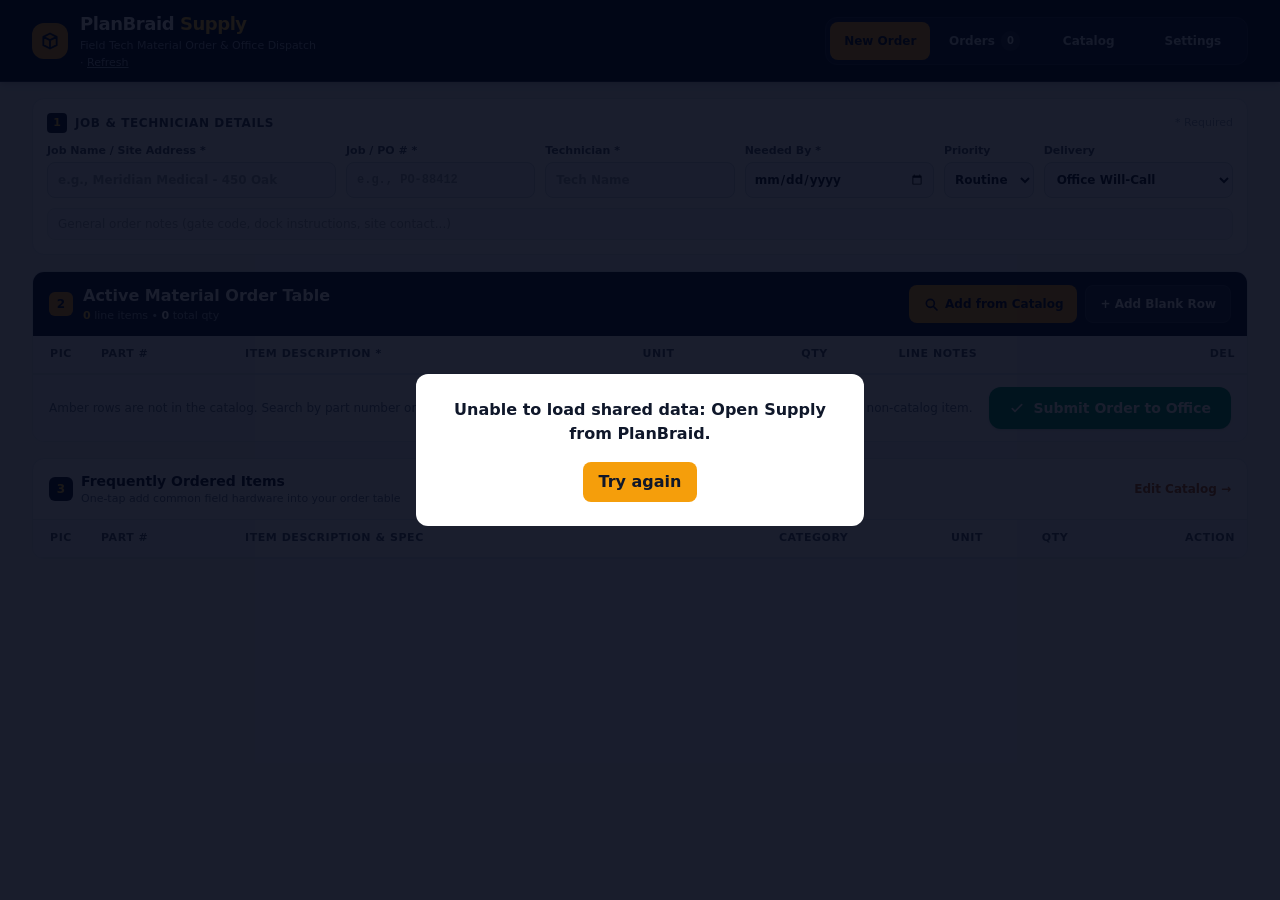
<file: planbraid-v2.1.4/supply-app.html>
<!DOCTYPE html>
<!--
PlanBraid - outlining, project tracking, and material orders.
Copyright (C) 2026 Robert Wasniowski
SPDX-License-Identifier: AGPL-3.0-or-later
Licensed under GNU AGPL version 3 or later; see LICENSE in the release root.
Distributed WITHOUT ANY WARRANTY, including MERCHANTABILITY or FITNESS FOR A PARTICULAR PURPOSE.
-->
<html lang="en">
<head>
  <meta charset="UTF-8" />
  <meta name="viewport" content="width=device-width, initial-scale=1.0" />
  <title>PlanBraid Supply | Tech-to-Office Material Order System</title>
  <link rel="stylesheet" href="assets/css/supply.css?v=2.1.4">
  <style>
    .tabular-nums { font-variant-numeric: tabular-nums; }
    .order-line-custom, .order-line-custom:hover { background: #fff1d6; }
    .catalog-suggestions[hidden] { display: none !important; }
    .catalog-suggestions { position: fixed; z-index: 60; max-height: 220px; overflow-y: auto; background: white; border: 1px solid #94a3b8; border-radius: 8px; box-shadow: 0 8px 20px #0003; }
    .catalog-suggestions button { display: block; width: 100%; padding: 8px 10px; text-align: left; font-size: 13px; color: #0f172a; }
    .catalog-suggestions button:hover, .catalog-suggestions button[aria-selected="true"] { background: #fef3c7; }
    .catalog-suggestions small { display: block; color: #475569; }
    #catalog-notices { padding: 12px; border: 1px solid #d97706; border-radius: 12px; background: #fffbeb; }
    #catalog-notices[hidden] { display: none; }
    .catalog-notice { display: flex; justify-content: space-between; gap: 12px; padding: 8px 0; font-size: 13px; }
    .catalog-notice small { display: block; color: #475569; }
    .catalog-notice button { color: #92400e; font-weight: bold; text-decoration: underline; }
    @media print {
      body * { visibility: hidden; }
      #print-ticket-container, #print-ticket-container * { visibility: visible; }
      #print-ticket-container {
        position: absolute;
        left: 0;
        top: 0;
        width: 100%;
        background: white;
        color: black;
        padding: 16px;
      }
      .no-print { display: none !important; }
    }
  </style>
</head>
<body class="bg-slate-100 text-slate-900 font-sans antialiased min-h-screen flex flex-col">
  <!-- Toast Container -->
  <div id="toast-container" class="fixed bottom-4 right-4 z-50 flex flex-col gap-2 pointer-events-none max-w-sm w-full px-4 sm:px-0"></div>

  <!-- Top Navigation Header -->
  <header class="bg-slate-950 text-white shadow-md sticky top-0 z-30 border-b border-slate-800">
    <div class="max-w-7xl mx-auto px-4 sm:px-6 lg:px-8">
      <div class="flex flex-col md:flex-row md:items-center md:justify-between py-2.5 gap-2.5">
        <div class="flex items-center gap-3">
          <div class="w-9 h-9 rounded-xl bg-amber-500 text-slate-950 flex items-center justify-center font-extrabold shadow-inner shrink-0">
            <svg class="w-5 h-5" fill="none" stroke="currentColor" stroke-width="2.2" viewBox="0 0 24 24">
              <path stroke-linecap="round" stroke-linejoin="round" d="M20 7l-8-4-8 4m16 0l-8 4m8-4v10l-8 4m0-10L4 7m8 4v10M4 7v10l8 4"/>
            </svg>
          </div>
          <div>
            <h1 class="text-base sm:text-lg font-extrabold tracking-tight leading-tight">PlanBraid <span class="text-amber-400">Supply</span></h1>
            <p class="text-[11px] text-slate-400">Field Tech Material Order &amp; Office Dispatch</p>
            <p class="text-[11px] text-slate-400"><span id="session-name"></span> &middot; <button type="button" id="refresh-data" class="underline">Refresh</button></p>
          </div>
        </div>

        <!-- 4 Navigation Tabs -->
        <nav class="grid grid-cols-4 bg-slate-900 p-1 rounded-xl border border-slate-800 w-full md:w-auto gap-1" aria-label="Primary Navigation">
          <button type="button" data-action="switch-view" data-view="new-order" id="nav-new-order" class="min-h-[38px] px-2.5 sm:px-3.5 py-1.5 rounded-lg text-xs font-bold transition flex items-center justify-center gap-1.5 bg-amber-500 text-slate-950 shadow">
            <span>New Order</span>
            <span id="nav-cart-badge" class="px-1.5 py-0.5 text-[10px] rounded-full bg-slate-950 text-amber-400 font-extrabold tabular-nums hidden">0</span>
          </button>

          <button type="button" data-action="switch-view" data-view="orders" id="nav-orders" class="min-h-[38px] px-2.5 sm:px-3.5 py-1.5 rounded-lg text-xs font-bold transition flex items-center justify-center gap-1.5 text-slate-300 hover:text-white hover:bg-slate-800">
            <span>Orders</span>
            <span id="nav-orders-badge" class="px-1.5 py-0.5 text-[10px] rounded-full bg-slate-800 text-slate-200 font-extrabold tabular-nums">0</span>
          </button>

          <button type="button" data-action="switch-view" data-view="catalog" id="nav-catalog" class="min-h-[38px] px-2.5 sm:px-3.5 py-1.5 rounded-lg text-xs font-bold transition flex items-center justify-center gap-1.5 text-slate-300 hover:text-white hover:bg-slate-800">
            <span>Catalog</span>
          </button>

          <button type="button" data-action="switch-view" data-view="settings" id="nav-settings" class="min-h-[38px] px-2.5 sm:px-3.5 py-1.5 rounded-lg text-xs font-bold transition flex items-center justify-center gap-1.5 text-slate-300 hover:text-white hover:bg-slate-800">
            <span>Settings</span>
          </button>
        </nav>
      </div>
    </div>
  </header>

  <!-- MAIN CONTENT -->
  <main class="flex-1 max-w-7xl w-full mx-auto px-4 sm:px-6 lg:px-8 py-4 space-y-5">
    <section id="catalog-notices" hidden aria-label="Catalog notifications">
      <h2 class="text-sm font-extrabold">Items not in the catalog</h2>
      <div id="catalog-notices-list"></div>
    </section>

    <!-- ===================================================================== -->
    <!-- VIEW 1: NEW ORDER (COMPACT JOB DETAILS + ORDER TABLE + FREQUENT TABLE) -->
    <!-- ===================================================================== -->
    <section id="view-new-order" class="space-y-4">

      <!-- 1. Compact Job & Tech Details Bar -->
      <div class="bg-white rounded-xl shadow-xs border border-slate-200 p-3.5">
        <div class="flex items-center justify-between mb-2.5">
          <div class="flex items-center gap-2">
            <span class="w-5 h-5 rounded bg-slate-900 text-amber-400 flex items-center justify-center text-[11px] font-extrabold">1</span>
            <h2 class="text-xs font-extrabold uppercase tracking-wider text-slate-700">Job &amp; Technician Details</h2>
          </div>
          <span class="text-[11px] text-slate-400">* Required</span>
        </div>

        <div class="grid grid-cols-2 sm:grid-cols-4 lg:grid-cols-12 gap-2.5">
          <div class="col-span-2 sm:col-span-2 lg:col-span-3">
            <label for="job-site" class="block text-[11px] font-bold text-slate-600 mb-0.5">Job Name / Site Address *</label>
            <input type="text" id="job-site" placeholder="e.g., Meridian Medical - 450 Oak" class="w-full h-9 px-2.5 rounded-lg border border-slate-300 bg-slate-50 focus:bg-white focus:ring-2 focus:ring-amber-500 outline-none text-xs font-semibold text-slate-900" />
          </div>

          <div class="col-span-1 sm:col-span-1 lg:col-span-2">
            <label for="wo-number" class="block text-[11px] font-bold text-slate-600 mb-0.5">Job / PO # *</label>
            <input type="text" id="wo-number" placeholder="e.g., PO-88412" class="w-full h-9 px-2.5 rounded-lg border border-slate-300 bg-slate-50 focus:bg-white focus:ring-2 focus:ring-amber-500 outline-none text-xs font-mono font-bold text-slate-900" />
          </div>

          <div class="col-span-1 sm:col-span-1 lg:col-span-2">
            <label for="tech-name" class="block text-[11px] font-bold text-slate-600 mb-0.5">Technician *</label>
            <input type="text" id="tech-name" placeholder="Tech Name" class="w-full h-9 px-2.5 rounded-lg border border-slate-300 bg-slate-50 focus:bg-white focus:ring-2 focus:ring-amber-500 outline-none text-xs font-semibold text-slate-900" />
          </div>

          <div class="col-span-1 sm:col-span-1 lg:col-span-2">
            <label for="date-needed" class="block text-[11px] font-bold text-slate-600 mb-0.5">Needed By *</label>
            <input type="date" id="date-needed" class="w-full h-9 px-2 rounded-lg border border-slate-300 bg-slate-50 focus:bg-white focus:ring-2 focus:ring-amber-500 outline-none text-xs font-semibold text-slate-900" />
          </div>

          <div class="col-span-1 sm:col-span-1 lg:col-span-1">
            <label for="priority-level" class="block text-[11px] font-bold text-slate-600 mb-0.5">Priority</label>
            <select id="priority-level" class="w-full h-9 px-1.5 rounded-lg border border-slate-300 bg-slate-50 focus:bg-white focus:ring-2 focus:ring-amber-500 outline-none text-xs font-bold text-slate-900">
              <option value="Routine">Routine</option>
              <option value="Urgent">Urgent</option>
              <option value="Emergency">Emergency</option>
            </select>
          </div>

          <div class="col-span-2 sm:col-span-2 lg:col-span-2">
            <label for="delivery-method" class="block text-[11px] font-bold text-slate-600 mb-0.5">Delivery</label>
            <select id="delivery-method" class="w-full h-9 px-2 rounded-lg border border-slate-300 bg-slate-50 focus:bg-white focus:ring-2 focus:ring-amber-500 outline-none text-xs font-semibold text-slate-900">
              <option value="Office Will-Call">Office Will-Call</option>
              <option value="Jobsite Drop">Jobsite Drop</option>
              <option value="Tech Van Restock">Tech Van Restock</option>
            </select>
          </div>

          <div class="col-span-2 sm:col-span-4 lg:col-span-12">
            <input type="text" id="order-notes" placeholder="General order notes (gate code, dock instructions, site contact...)" class="w-full h-8 px-2.5 rounded-lg border border-slate-200 bg-slate-50 focus:bg-white focus:ring-2 focus:ring-amber-500 outline-none text-xs text-slate-800" />
          </div>
        </div>
      </div>

      <!-- 2. Active Material Order Table -->
      <div class="bg-white rounded-xl shadow-xs border border-slate-200 overflow-hidden">
        <div class="px-4 py-3 bg-slate-900 text-white flex flex-col sm:flex-row sm:items-center justify-between gap-2.5">
          <div class="flex items-center gap-2.5">
            <span class="w-6 h-6 rounded-md bg-amber-500 text-slate-950 flex items-center justify-center text-xs font-extrabold shrink-0">2</span>
            <div>
              <h2 class="text-sm sm:text-base font-extrabold leading-tight">Active Material Order Table</h2>
              <p class="text-[11px] text-slate-400 tabular-nums">
                <span id="order-line-count" class="font-bold text-amber-400">0</span> line items &bull;
                <span id="order-unit-count" class="font-bold text-white">0</span> total qty
              </p>
            </div>
          </div>

          <div class="flex flex-wrap items-center gap-2">
            <button type="button" data-action="open-catalog-picker" class="min-h-[38px] px-3.5 py-1.5 rounded-lg bg-amber-500 hover:bg-amber-400 text-slate-950 font-extrabold text-xs flex items-center gap-1.5 shadow transition">
              <svg class="w-4 h-4" fill="none" stroke="currentColor" stroke-width="2.5" viewBox="0 0 24 24">
                <path stroke-linecap="round" stroke-linejoin="round" d="M21 21l-4.35-4.35M17 11A6 6 0 115 11a6 6 0 0112 0z"/>
              </svg>
              <span>Add from Catalog</span>
            </button>

            <button type="button" data-action="add-blank-row" class="min-h-[38px] px-3.5 py-1.5 rounded-lg bg-slate-800 hover:bg-slate-700 text-white font-bold text-xs flex items-center gap-1.5 border border-slate-700 transition">
              <span>+ Add Blank Row</span>
            </button>

            <button type="button" data-action="clear-draft-order" id="btn-clear-order" class="min-h-[38px] px-3 py-1.5 rounded-lg bg-slate-800/70 hover:bg-rose-950 text-slate-300 hover:text-rose-300 text-xs font-bold border border-slate-700 transition hidden">
              Clear
            </button>
          </div>
        </div>

        <!-- Explicit 7-Column Table (table-auto with guaranteed minimum column widths) -->
        <div class="overflow-x-auto">
          <table class="w-full table-auto text-left border-collapse">
            <thead>
              <tr class="bg-slate-50 border-b border-slate-200 text-[11px] font-extrabold uppercase tracking-wider text-slate-600">
                <th class="py-2.5 px-3 w-14 min-w-[56px] text-center">Pic</th>
                <th class="py-2.5 px-3 w-36 min-w-[135px]">Part #</th>
                <th class="py-2.5 px-3 min-w-[230px]">Item Description *</th>
                <th class="py-2.5 px-3 w-28 min-w-[105px]">Unit</th>
                <th class="py-2.5 px-3 w-36 min-w-[135px] text-center">Qty</th>
                <th class="py-2.5 px-3 min-w-[180px]">Line Notes</th>
                <th class="py-2.5 px-3 w-12 min-w-[48px] text-center">Del</th>
              </tr>
            </thead>
            <tbody id="order-lines-tbody" class="divide-y divide-slate-200 text-sm">
              <!-- Populated dynamically via JS -->
            </tbody>
          </table>
        </div>

        <div class="px-4 py-3 bg-slate-50 border-t border-slate-200 flex flex-col sm:flex-row sm:items-center justify-between gap-3">
          <p class="text-xs text-slate-500">Amber rows are not in the catalog. Search by part number or description. Office and admin users are notified when an order contains a non-catalog item.</p>
          <button type="button" data-action="submit-order" class="min-h-[42px] px-5 py-2 rounded-xl bg-emerald-600 hover:bg-emerald-500 active:bg-emerald-700 text-white font-extrabold text-xs sm:text-sm shadow transition flex items-center justify-center gap-2 shrink-0">
            <svg class="w-4 h-4" fill="none" stroke="currentColor" stroke-width="2.5" viewBox="0 0 24 24">
              <path stroke-linecap="round" stroke-linejoin="round" d="M5 13l4 4L19 7"/>
            </svg>
            <span>Submit Order to Office</span>
          </button>
        </div>
      </div>

      <!-- 3. Frequently Ordered Items Table -->
      <div class="bg-white rounded-xl shadow-xs border border-slate-200 overflow-hidden">
        <div class="px-4 py-3 border-b border-slate-200 flex items-center justify-between">
          <div class="flex items-center gap-2">
            <span class="w-6 h-6 rounded-md bg-slate-900 text-amber-400 flex items-center justify-center text-xs font-extrabold">3</span>
            <div>
              <h2 class="text-sm font-extrabold text-slate-900">Frequently Ordered Items</h2>
              <p class="text-[11px] text-slate-500">One-tap add common field hardware into your order table</p>
            </div>
          </div>
          <button type="button" data-action="switch-view" data-view="catalog" class="text-xs font-bold text-amber-700 hover:underline">
            Edit Catalog &rarr;
          </button>
        </div>

        <div class="overflow-x-auto">
          <table class="w-full table-auto text-left border-collapse">
            <thead>
              <tr class="bg-slate-50 border-b border-slate-200 text-[11px] font-extrabold uppercase tracking-wider text-slate-600">
                <th class="py-2.5 px-3 w-14 min-w-[56px] text-center">Pic</th>
                <th class="py-2.5 px-3 w-36 min-w-[130px]">Part #</th>
                <th class="py-2.5 px-3 min-w-[220px]">Item Description &amp; Spec</th>
                <th class="py-2.5 px-3 w-40 min-w-[150px]">Category</th>
                <th class="py-2.5 px-3 w-20 min-w-[70px] text-center">Unit</th>
                <th class="py-2.5 px-3 w-24 min-w-[85px] text-center">Qty</th>
                <th class="py-2.5 px-3 w-36 min-w-[135px] text-right">Action</th>
              </tr>
            </thead>
            <tbody id="frequent-items-tbody" class="divide-y divide-slate-200 text-sm">
              <!-- Populated dynamically via JS -->
            </tbody>
          </table>
        </div>
      </div>

    </section>

    <!-- ===================================================================== -->
    <!-- VIEW 2: ORDERS (CLEAN FILTER TABS AT TOP + STATUS BUTTONS IN ROWS)    -->
    <!-- ===================================================================== -->
    <section id="view-orders" class="hidden space-y-4">

      <!-- Top Filter Bar (ONLY Search, Sort, and Subtle Filter Tabs — NO Status Change Buttons Here) -->
      <div class="bg-white rounded-xl p-4 border border-slate-200 shadow-xs space-y-3">
        <div class="flex flex-col md:flex-row md:items-center justify-between gap-3">
          <div>
            <h2 class="text-base font-extrabold text-slate-900">Submitted Material Orders</h2>
            <p class="text-xs text-slate-500" id="orders-help">Click a status button inside any order row to update its fulfillment stage</p>
          </div>

          <div class="flex flex-col sm:flex-row gap-2">
            <input type="text" id="orders-search" placeholder="Search Order ID, Job, PO #, Tech..." class="min-h-[38px] px-3 py-1.5 rounded-lg border border-slate-300 bg-slate-50 focus:bg-white focus:ring-2 focus:ring-amber-500 outline-none text-xs w-full sm:w-64" />
            <select id="orders-sort" class="min-h-[38px] px-3 py-1.5 rounded-lg border border-slate-300 bg-slate-50 focus:bg-white focus:ring-2 focus:ring-amber-500 outline-none text-xs font-bold">
              <option value="newest">Sort: Newest First</option>
              <option value="oldest">Sort: Oldest First</option>
              <option value="priority">Sort: Highest Priority</option>
              <option value="needed">Sort: Needed By Date</option>
            </select>
          </div>
        </div>

        <!-- Subtle Filter Tabs (Read-only view filters with counts) -->
        <div id="orders-filter-tabs" class="flex flex-wrap items-center gap-1.5 pt-2 border-t border-slate-100">
          <!-- Populated dynamically via JS -->
        </div>
      </div>

      <!-- Orders Table (Each Row Contains Its Own 5 Interactive Status Buttons) -->
      <div class="bg-white rounded-xl border border-slate-200 shadow-xs overflow-hidden">
        <div class="overflow-x-auto">
          <table class="w-full table-auto text-left border-collapse">
            <thead>
              <tr class="bg-slate-900 text-slate-300 text-[11px] font-extrabold uppercase tracking-wider">
                <th class="py-3 px-3 min-w-[130px]">Order ID</th>
                <th class="py-3 px-3 min-w-[210px]">Job / Site &amp; PO #</th>
                <th class="py-3 px-3 min-w-[120px]">Tech / Needed</th>
                <th class="py-3 px-3 min-w-[95px]">Priority</th>
                <th class="py-3 px-3 min-w-[90px] text-center">Items</th>
                <th class="py-3 px-3 min-w-[330px]">Status (Click to Update)</th>
                <th class="py-3 px-3 min-w-[165px] text-right">Actions</th>
              </tr>
            </thead>
            <tbody id="orders-table-tbody" class="divide-y divide-slate-200 text-sm">
              <!-- Populated dynamically via JS -->
            </tbody>
          </table>
        </div>
      </div>

      <!-- Bottom Export & Share Toolbar -->
      <div class="bg-white rounded-xl p-4 border border-slate-200 shadow-xs flex flex-col sm:flex-row sm:items-center justify-between gap-3">
        <span class="text-xs font-bold text-slate-600">Export &amp; Batch Share Orders:</span>
        <div class="flex flex-wrap items-center gap-2">
          <button type="button" data-action="export-filtered-csv" class="min-h-[38px] px-3.5 py-1.5 rounded-lg bg-slate-900 hover:bg-slate-800 text-white text-xs font-bold transition">
            Export Filtered CSV
          </button>
          <button type="button" data-action="export-all-csv" class="min-h-[38px] px-3.5 py-1.5 rounded-lg bg-slate-800 hover:bg-slate-700 text-white text-xs font-bold transition">
            Export All CSV
          </button>
          <button type="button" data-action="export-json-backup" class="min-h-[38px] px-3.5 py-1.5 rounded-lg bg-slate-100 hover:bg-slate-200 text-slate-800 border border-slate-300 text-xs font-bold transition">
            Export JSON
          </button>
          <button type="button" data-action="copy-orders-summary" class="min-h-[38px] px-3.5 py-1.5 rounded-lg bg-slate-100 hover:bg-slate-200 text-slate-800 border border-slate-300 text-xs font-bold transition">
            Copy Table Summary
          </button>
          <a id="orders-batch-mailto" href="#" class="min-h-[38px] px-3.5 py-1.5 rounded-lg bg-amber-500 hover:bg-amber-400 text-slate-950 text-xs font-extrabold inline-flex items-center transition">
            Email Batch
          </a>
        </div>
      </div>

    </section>

    <!-- ===================================================================== -->
    <!-- VIEW 3: CATALOG MANAGER (FULL CRUD TABLE WITH PICTURES)               -->
    <!-- ===================================================================== -->
    <section id="view-catalog" class="hidden space-y-4">

      <div class="bg-white rounded-xl p-4 border border-slate-200 shadow-xs flex flex-col lg:flex-row lg:items-center justify-between gap-3">
        <div>
          <h2 class="text-base font-extrabold text-slate-900">Hardware &amp; Material Catalog Manager</h2>
          <p class="text-xs text-slate-500">Manage parts, upload photos, assign categories/units, and pin frequently ordered items</p>
        </div>

        <div class="flex flex-wrap items-center gap-2">
          <button type="button" data-action="open-catalog-form" data-id="" class="min-h-[38px] px-4 py-1.5 rounded-lg bg-amber-500 hover:bg-amber-400 text-slate-950 text-xs font-extrabold shadow transition">
            + New Catalog Item
          </button>
          <button type="button" data-action="export-json-backup" class="min-h-[38px] px-3 py-1.5 rounded-lg bg-slate-900 hover:bg-slate-800 text-white text-xs font-bold transition">
            Export JSON
          </button>
        </div>
      </div>

      <!-- Filter Bar -->
      <div class="bg-white rounded-xl p-3.5 border border-slate-200 shadow-xs grid grid-cols-1 md:grid-cols-12 gap-2.5">
        <div class="md:col-span-6">
          <input type="text" id="mgr-search" placeholder="Search Part #, Item Name, or Spec..." class="w-full min-h-[38px] px-3 py-1.5 rounded-lg border border-slate-300 bg-slate-50 focus:bg-white focus:ring-2 focus:ring-amber-500 outline-none text-xs" />
        </div>
        <div class="md:col-span-3">
          <select id="mgr-category-filter" class="w-full min-h-[38px] px-3 py-1.5 rounded-lg border border-slate-300 bg-slate-50 focus:bg-white focus:ring-2 focus:ring-amber-500 outline-none text-xs font-bold">
            <!-- Populated from state.categories -->
          </select>
        </div>
        <div class="md:col-span-3 flex items-center">
          <label class="flex items-center gap-2 cursor-pointer px-3 py-1.5 rounded-lg bg-slate-50 border border-slate-200 w-full min-h-[38px]">
            <input type="checkbox" id="mgr-frequent-only" class="w-4 h-4 rounded text-amber-500 focus:ring-amber-500" />
            <span class="text-xs font-bold text-slate-700">Frequently Ordered Only</span>
          </label>
        </div>
      </div>

      <!-- Catalog Table -->
      <div class="bg-white rounded-xl border border-slate-200 shadow-xs overflow-hidden">
        <div class="overflow-x-auto">
          <table class="w-full table-auto text-left border-collapse">
            <thead>
              <tr class="bg-slate-900 text-slate-300 text-[11px] font-extrabold uppercase tracking-wider">
                <th class="py-3 px-3 w-16 min-w-[64px] text-center">Picture</th>
                <th class="py-3 px-3 w-36 min-w-[135px]">Part #</th>
                <th class="py-3 px-3 min-w-[230px]">Item Description &amp; Spec</th>
                <th class="py-3 px-3 w-44 min-w-[165px]">Category</th>
                <th class="py-3 px-3 w-28 min-w-[100px]">Unit</th>
                <th class="py-3 px-3 w-36 min-w-[135px] text-center">Frequent</th>
                <th class="py-3 px-3 w-32 min-w-[125px] text-right">Actions</th>
              </tr>
            </thead>
            <tbody id="catalog-manager-tbody" class="divide-y divide-slate-200 text-sm">
              <!-- Populated dynamically via JS -->
            </tbody>
          </table>
        </div>
      </div>

    </section>

    <!-- ===================================================================== -->
    <!-- VIEW 4: SETTINGS (CATEGORY MANAGER & UNITS MANAGER)                   -->
    <!-- ===================================================================== -->
    <section id="view-settings" class="hidden space-y-5">

      <div class="grid grid-cols-1 lg:grid-cols-2 gap-5">

        <!-- Category Manager -->
        <div class="bg-white rounded-xl border border-slate-200 shadow-xs p-5 space-y-4">
          <div>
            <h2 class="text-base font-extrabold text-slate-900">Category Manager</h2>
            <p class="text-xs text-slate-500">Add, rename, reorder, or delete catalog hardware categories</p>
          </div>

          <div class="flex gap-2">
            <input type="text" id="new-category-input" placeholder="New category name (e.g., Fire Alarm)" class="flex-1 min-h-[38px] px-3 py-1.5 rounded-lg border border-slate-300 bg-slate-50 focus:bg-white focus:ring-2 focus:ring-amber-500 outline-none text-xs font-semibold" />
            <button type="button" data-action="add-category" class="min-h-[38px] px-4 py-1.5 rounded-lg bg-amber-500 hover:bg-amber-400 text-slate-950 text-xs font-extrabold transition">
              + Add Category
            </button>
          </div>

          <div class="border border-slate-200 rounded-xl overflow-hidden">
            <table class="w-full text-left border-collapse">
              <thead>
                <tr class="bg-slate-50 border-b border-slate-200 text-[11px] font-extrabold uppercase text-slate-500">
                  <th class="py-2 px-3">Category Name</th>
                  <th class="py-2 px-3 w-20 text-center">Items</th>
                  <th class="py-2 px-3 w-36 text-right">Manage</th>
                </tr>
              </thead>
              <tbody id="settings-categories-tbody" class="divide-y divide-slate-200 text-xs">
                <!-- Populated dynamically -->
              </tbody>
            </table>
          </div>
        </div>

        <!-- Units Manager -->
        <div class="bg-white rounded-xl border border-slate-200 shadow-xs p-5 space-y-4">
          <div>
            <h2 class="text-base font-extrabold text-slate-900">Units Manager</h2>
            <p class="text-xs text-slate-500">Manage measurement units (ea, box, ft, roll, pack) and set the default unit</p>
          </div>

          <div class="flex gap-2">
            <input type="text" id="new-unit-input" placeholder="New unit (e.g., spool, kit, pair)" class="flex-1 min-h-[38px] px-3 py-1.5 rounded-lg border border-slate-300 bg-slate-50 focus:bg-white focus:ring-2 focus:ring-amber-500 outline-none text-xs font-semibold" />
            <button type="button" data-action="add-unit" class="min-h-[38px] px-4 py-1.5 rounded-lg bg-amber-500 hover:bg-amber-400 text-slate-950 text-xs font-extrabold transition">
              + Add Unit
            </button>
          </div>

          <div class="border border-slate-200 rounded-xl overflow-hidden">
            <table class="w-full text-left border-collapse">
              <thead>
                <tr class="bg-slate-50 border-b border-slate-200 text-[11px] font-extrabold uppercase text-slate-500">
                  <th class="py-2 px-3">Unit Code</th>
                  <th class="py-2 px-3 w-28 text-center">Default</th>
                  <th class="py-2 px-3 w-32 text-right">Manage</th>
                </tr>
              </thead>
              <tbody id="settings-units-tbody" class="divide-y divide-slate-200 text-xs">
                <!-- Populated dynamically -->
              </tbody>
            </table>
          </div>
        </div>

      </div>

    </section>

  </main>
  <div id="catalog-suggestions" class="catalog-suggestions" role="listbox" aria-label="Catalog matches" hidden></div>

  <div id="startup-overlay" class="fixed inset-0 z-[100] bg-slate-950/90 flex items-center justify-center p-4">
    <div class="bg-white rounded-xl p-6 max-w-md text-center">
      <p id="startup-message" class="font-bold">Connecting to PlanBraid Supply...</p>
      <button id="startup-retry" type="button" class="hidden mt-4 px-4 py-2 bg-amber-500 rounded-lg font-bold">Try again</button>
    </div>
  </div>

  <!-- ===================================================================== -->
  <!-- MODAL 1: ADD FROM CATALOG PICKER MODAL                                -->
  <!-- ===================================================================== -->
  <div id="catalog-picker-modal" class="fixed inset-0 z-50 bg-slate-950/75 hidden items-center justify-center p-4 overflow-y-auto">
    <div class="bg-white rounded-2xl max-w-5xl w-full shadow-2xl border border-slate-200 overflow-hidden my-6 flex flex-col max-h-[88vh]">
      <div class="bg-slate-900 text-white px-5 py-3.5 flex items-center justify-between shrink-0">
        <div>
          <h3 class="text-base font-extrabold">Add Materials from Catalog</h3>
          <p class="text-xs text-slate-400">Set quantity and click "+ Add" or select multiple checkboxes</p>
        </div>
        <button type="button" data-action="close-catalog-picker" class="w-8 h-8 rounded-lg bg-slate-800 hover:bg-slate-700 text-slate-300 flex items-center justify-center font-bold">
          &times;
        </button>
      </div>

      <div class="p-3.5 bg-slate-50 border-b border-slate-200 grid grid-cols-1 sm:grid-cols-12 gap-2.5 shrink-0">
        <div class="sm:col-span-7">
          <input type="text" id="picker-search" placeholder="Search Part #, Item Description, or Spec..." class="w-full min-h-[38px] px-3 py-1.5 rounded-lg border border-slate-300 bg-white focus:ring-2 focus:ring-amber-500 outline-none text-xs" />
        </div>
        <div class="sm:col-span-5">
          <select id="picker-category" class="w-full min-h-[38px] px-3 py-1.5 rounded-lg border border-slate-300 bg-white focus:ring-2 focus:ring-amber-500 outline-none text-xs font-bold">
            <!-- Populated from state.categories -->
          </select>
        </div>
      </div>

      <div class="overflow-auto flex-1">
        <table class="w-full table-auto text-left border-collapse">
          <thead class="sticky top-0 bg-slate-100 border-b border-slate-200 text-[11px] font-extrabold uppercase tracking-wider text-slate-600 z-10">
            <tr>
              <th class="py-2.5 px-3 w-10 min-w-[40px] text-center">
                <input type="checkbox" id="picker-select-all" class="w-4 h-4 rounded text-amber-500 focus:ring-amber-500" />
              </th>
              <th class="py-2.5 px-3 w-14 min-w-[56px] text-center">Pic</th>
              <th class="py-2.5 px-3 w-36 min-w-[130px]">Part #</th>
              <th class="py-2.5 px-3 min-w-[220px]">Item Description &amp; Spec</th>
              <th class="py-2.5 px-3 w-40 min-w-[150px]">Category</th>
              <th class="py-2.5 px-3 w-20 min-w-[70px] text-center">Unit</th>
              <th class="py-2.5 px-3 w-24 min-w-[85px] text-center">Qty</th>
              <th class="py-2.5 px-3 w-28 min-w-[105px] text-right">Action</th>
            </tr>
          </thead>
          <tbody id="picker-table-tbody" class="divide-y divide-slate-200 text-sm">
            <!-- Populated dynamically via JS -->
          </tbody>
        </table>
      </div>

      <div class="p-3.5 bg-slate-50 border-t border-slate-200 flex flex-col sm:flex-row sm:items-center justify-between gap-2.5 shrink-0">
        <button type="button" data-action="add-selected-picker" class="min-h-[38px] px-4 py-1.5 rounded-lg bg-slate-900 hover:bg-slate-800 text-white text-xs font-bold transition">
          Add Checked Items (<span id="picker-checked-count">0</span>)
        </button>
        <button type="button" data-action="close-catalog-picker" class="min-h-[38px] px-5 py-1.5 rounded-lg bg-amber-500 hover:bg-amber-400 text-slate-950 text-xs font-extrabold transition">
          Done &amp; Return to Order
        </button>
      </div>
    </div>
  </div>

  <!-- ===================================================================== -->
  <!-- MODAL 2: CATALOG ADD / EDIT ITEM MODAL                                -->
  <!-- ===================================================================== -->
  <div id="catalog-form-modal" class="fixed inset-0 z-50 bg-slate-950/75 hidden items-center justify-center p-4 overflow-y-auto">
    <div class="bg-white rounded-2xl max-w-xl w-full shadow-2xl border border-slate-200 overflow-hidden my-6">
      <div class="bg-slate-900 text-white px-5 py-3.5 flex items-center justify-between">
        <h3 id="catalog-form-title" class="text-base font-extrabold">Add New Catalog Item</h3>
        <button type="button" data-action="close-catalog-form" class="w-8 h-8 rounded-lg bg-slate-800 hover:bg-slate-700 text-slate-300 flex items-center justify-center font-bold">
          &times;
        </button>
      </div>

      <div class="p-5 space-y-4 max-h-[82vh] overflow-y-auto">
        <input type="hidden" id="edit-cat-id" />

        <!-- Picture Upload + Preview -->
        <div class="bg-slate-50 p-3.5 rounded-xl border border-slate-200 flex items-center gap-4">
          <div id="edit-cat-preview-box" class="w-20 h-20 rounded-xl border-2 border-dashed border-slate-300 bg-white flex items-center justify-center overflow-hidden shrink-0"></div>
          <div class="flex-1 space-y-2">
            <div class="flex flex-wrap gap-2">
              <label class="min-h-[34px] px-3 py-1 rounded-lg bg-slate-900 hover:bg-slate-800 text-white text-xs font-bold cursor-pointer inline-flex items-center">
                <span>Upload Photo</span>
                <input type="file" id="edit-cat-file" accept="image/*" class="hidden" />
              </label>
              <button type="button" data-action="clear-cat-image" class="min-h-[34px] px-3 py-1 rounded-lg bg-white hover:bg-rose-50 text-slate-600 hover:text-rose-600 border border-slate-300 text-xs font-bold">
                Remove
              </button>
            </div>
            <input type="text" id="edit-cat-image-url" placeholder="Or paste image URL (https://...)" class="w-full h-8 px-2.5 rounded-lg border border-slate-300 bg-white text-xs outline-none focus:ring-2 focus:ring-amber-500" />
          </div>
        </div>

        <div class="grid grid-cols-1 sm:grid-cols-12 gap-3">
          <div class="sm:col-span-5">
            <label class="block text-[11px] font-bold uppercase text-slate-600 mb-1">Part # / SKU *</label>
            <input type="text" id="edit-cat-part" placeholder="e.g., PDK-RED2" class="w-full h-9 px-3 rounded-lg border border-slate-300 bg-slate-50 focus:bg-white focus:ring-2 focus:ring-amber-500 outline-none text-xs font-mono font-bold" />
          </div>
          <div class="sm:col-span-7">
            <label class="block text-[11px] font-bold uppercase text-slate-600 mb-1">Item Description *</label>
            <input type="text" id="edit-cat-name" placeholder="e.g., PDK Red 2-Door Controller" class="w-full h-9 px-3 rounded-lg border border-slate-300 bg-slate-50 focus:bg-white focus:ring-2 focus:ring-amber-500 outline-none text-xs font-semibold" />
          </div>
          <div class="sm:col-span-6">
            <label class="block text-[11px] font-bold uppercase text-slate-600 mb-1">Category</label>
            <select id="edit-cat-category" class="w-full h-9 px-3 rounded-lg border border-slate-300 bg-slate-50 focus:bg-white focus:ring-2 focus:ring-amber-500 outline-none text-xs font-bold"></select>
          </div>
          <div class="sm:col-span-6">
            <label class="block text-[11px] font-bold uppercase text-slate-600 mb-1">Default Unit</label>
            <select id="edit-cat-unit" class="w-full h-9 px-3 rounded-lg border border-slate-300 bg-slate-50 focus:bg-white focus:ring-2 focus:ring-amber-500 outline-none text-xs font-bold"></select>
          </div>
          <div class="sm:col-span-12">
            <label class="block text-[11px] font-bold uppercase text-slate-600 mb-1">Manufacturer / Technical Spec</label>
            <input type="text" id="edit-cat-spec" placeholder="e.g., ProdataKey • PoE++ • OSDP" class="w-full h-9 px-3 rounded-lg border border-slate-300 bg-slate-50 focus:bg-white focus:ring-2 focus:ring-amber-500 outline-none text-xs" />
          </div>
          <div class="sm:col-span-12">
            <label class="flex items-center gap-2.5 p-3 rounded-xl border border-amber-200 bg-amber-50/70 cursor-pointer">
              <input type="checkbox" id="edit-cat-frequent" class="w-4 h-4 rounded text-amber-500 focus:ring-amber-500" />
              <span class="text-xs font-bold text-slate-900">Pin to "Frequently Ordered Items" Table</span>
            </label>
          </div>
        </div>

        <div class="pt-3 border-t border-slate-200 flex justify-end gap-2">
          <button type="button" data-action="close-catalog-form" class="min-h-[38px] px-4 py-1.5 rounded-lg bg-slate-100 hover:bg-slate-200 text-slate-700 font-bold text-xs">Cancel</button>
          <button type="button" data-action="save-catalog-item" class="min-h-[38px] px-5 py-1.5 rounded-lg bg-amber-500 hover:bg-amber-400 text-slate-950 font-extrabold text-xs shadow">Save Item</button>
        </div>
      </div>
    </div>
  </div>

  <!-- ===================================================================== -->
  <!-- MODAL 3: ORDER DETAIL & PICK TICKET MODAL (WITH 5 STATUS BUTTONS)     -->
  <!-- ===================================================================== -->
  <div id="order-detail-modal" class="fixed inset-0 z-50 bg-slate-950/75 hidden items-center justify-center p-4 overflow-y-auto">
    <div class="bg-white rounded-2xl max-w-4xl w-full shadow-2xl border border-slate-200 overflow-hidden my-6 flex flex-col max-h-[90vh]">
      <div class="bg-slate-900 text-white px-5 py-3.5 flex items-center justify-between shrink-0">
        <div>
          <span id="detail-modal-subtitle" class="text-[11px] font-extrabold uppercase tracking-wider text-amber-400">Material Requisition</span>
          <h3 id="detail-modal-title" class="text-lg font-extrabold font-mono">ORD-2026-0000</h3>
        </div>
        <button type="button" data-action="close-order-detail" class="w-8 h-8 rounded-lg bg-slate-800 hover:bg-slate-700 text-slate-300 flex items-center justify-center font-bold">
          &times;
        </button>
      </div>

      <div id="detail-modal-body" class="p-5 space-y-4 overflow-y-auto flex-1">
        <!-- Populated dynamically via JS -->
      </div>

      <div class="p-3.5 bg-slate-50 border-t border-slate-200 flex flex-wrap items-center justify-between gap-2 shrink-0">
        <div class="flex flex-wrap items-center gap-2">
          <button type="button" data-action="copy-detail-summary" class="min-h-[38px] px-3.5 py-1.5 rounded-lg bg-slate-900 hover:bg-slate-800 text-white text-xs font-bold transition">
            Copy Summary
          </button>
          <a id="detail-mailto-link" href="#" class="min-h-[38px] px-3.5 py-1.5 rounded-lg bg-blue-600 hover:bg-blue-700 text-white text-xs font-bold inline-flex items-center transition">
            Email Order
          </a>
          <button type="button" data-action="download-detail-csv" class="min-h-[38px] px-3.5 py-1.5 rounded-lg bg-white hover:bg-slate-100 text-slate-800 border border-slate-300 text-xs font-bold transition">
            Download CSV
          </button>
          <button type="button" data-action="print-detail-ticket" class="min-h-[38px] px-3.5 py-1.5 rounded-lg bg-white hover:bg-slate-100 text-slate-800 border border-slate-300 text-xs font-bold transition">
            Print Pick Ticket
          </button>
        </div>

        <button type="button" data-action="close-order-detail" class="min-h-[38px] px-5 py-1.5 rounded-lg bg-amber-500 hover:bg-amber-400 text-slate-950 text-xs font-extrabold transition">
          Close
        </button>
      </div>
    </div>
  </div>

  <!-- Hidden Print Ticket Container -->
  <div id="print-ticket-container" class="hidden"></div>

  <!-- ===================================================================== -->
  <!-- SELF-CONTAINED IIFE WITH STRICT DATA-ACTION EVENT DELEGATION          -->
  <!-- ===================================================================== -->
  <script>
    (function () {
      'use strict';

      const ORDER_STATUSES = ['Submitted', 'Reviewing', 'Ordered', 'Ready / Picked', 'Delivered'];

      const STATUS_BUTTON_STYLES = {
        'Submitted': {
          active: 'bg-amber-500 text-slate-950 border-amber-600 font-extrabold shadow-2xs',
          inactive: 'bg-slate-100 text-slate-600 border-slate-200 hover:bg-slate-200'
        },
        'Reviewing': {
          active: 'bg-sky-600 text-white border-sky-700 font-extrabold shadow-2xs',
          inactive: 'bg-slate-100 text-slate-600 border-slate-200 hover:bg-slate-200'
        },
        'Ordered': {
          active: 'bg-indigo-600 text-white border-indigo-700 font-extrabold shadow-2xs',
          inactive: 'bg-slate-100 text-slate-600 border-slate-200 hover:bg-slate-200'
        },
        'Ready / Picked': {
          active: 'bg-teal-600 text-white border-teal-700 font-extrabold shadow-2xs',
          inactive: 'bg-slate-100 text-slate-600 border-slate-200 hover:bg-slate-200'
        },
        'Delivered': {
          active: 'bg-emerald-600 text-white border-emerald-700 font-extrabold shadow-2xs',
          inactive: 'bg-slate-100 text-slate-600 border-slate-200 hover:bg-slate-200'
        }
      };

      let session;
      let STORAGE_KEYS;
      let controlsInitialized = false;
      let serverState = null;
      let saving = false;
      let pendingOrderId = null;

      const state = {
        activeView: 'new-order',
        categories: [],
        units: [],
        defaultUnit: 'ea',
        catalog: [],
        orders: [],
        draftLines: [],
        ordersStatusFilter: 'All',
        activeDetailOrderId: null,
        tempEditCatalogImage: ''
      };

      // -----------------------------------------------------------------------
      // INITIALIZATION & PERSISTENCE
      // -----------------------------------------------------------------------
      async function request(action, data) {
        if (window.parent === window || typeof window.parent.api !== 'function') throw new Error('Open Supply from PlanBraid.');
        return window.parent.api(`supply-${action}`, data === undefined ? {} : data);
      }

      function applyServerState(data) {
        serverState = data;
        state.categories = structuredClone(data.settings.data.categories);
        state.units = structuredClone(data.settings.data.units);
        state.defaultUnit = data.settings.data.defaultUnit;
        state.catalog = structuredClone(data.catalog.data);
        state.orders = data.orders.map(order => structuredClone(order.data));
        state.notifications = data.notifications || [];
      }

      async function refreshData() {
        applyServerState(await request('state'));
        syncCategoryAndUnitDropdowns();
        renderAll();
      }

      async function init() {
        try {
          session = await request('session');
          if (!Number.isSafeInteger(session.id) || typeof session.username !== 'string' ||
              !['technician', 'office', 'admin'].includes(session.role)) throw new Error('Invalid Supply session.');
          STORAGE_KEYS = {
            DRAFT: `fieldops_draft_user_${session.id}`,
            TECH_NAME: `fieldops_tech_user_${session.id}`,
            PENDING_ORDER: `fieldops_pending_order_user_${session.id}`
          };
          applyServerState(await request('state'));
          try {
            const draft = JSON.parse(localStorage.getItem(STORAGE_KEYS.DRAFT) || '[]');
            state.draftLines = Array.isArray(draft) && draft.length ? draft : [createBlankLine()];
            document.getElementById('tech-name').value = localStorage.getItem(STORAGE_KEYS.TECH_NAME) || '';
            pendingOrderId = localStorage.getItem(STORAGE_KEYS.PENDING_ORDER);
          } catch (e) {
            state.draftLines = [createBlankLine()];
            showToast('Could not load the saved draft from this browser.', 'error');
          }
          setDefaultDateNeeded();
          syncCategoryAndUnitDropdowns();
          renderAll();
          if (!controlsInitialized) {
            setupAccountControls();
            bindEvents();
            controlsInitialized = true;
          }
          document.getElementById('startup-overlay').remove();
        } catch (e) {
          document.getElementById('startup-message').textContent = `Unable to load shared data: ${e.message}`;
          document.getElementById('startup-retry').classList.remove('hidden');
        }
      }

      function createBlankLine() {
        return {
          id: 'line-' + Date.now() + '-' + Math.random().toString(36).slice(2, 6),
          partNumber: '',
          name: '',
          unit: state.defaultUnit || 'ea',
          qty: 1,
          notes: '',
          image: ''
        };
      }

      function saveDraft() {
        try {
          localStorage.setItem(STORAGE_KEYS.DRAFT, JSON.stringify(state.draftLines));
        } catch (e) {
          showToast('Could not save your draft in this browser.', 'error');
        }
        updateNavBadges();
      }

      function setPendingOrder(id) {
        pendingOrderId = id;
        try {
          if (id) localStorage.setItem(STORAGE_KEYS.PENDING_ORDER, id);
          else localStorage.removeItem(STORAGE_KEYS.PENDING_ORDER);
        } catch (e) {
          showToast('Could not save submission recovery information in this browser.', 'error');
        }
      }

      async function persistAll() {
        saveDraft();
        const changes = {};
        const settings = { categories: state.categories, units: state.units, defaultUnit: state.defaultUnit };
        if (JSON.stringify(settings) !== JSON.stringify(serverState.settings.data)) {
          changes.settings = { version: serverState.settings.version, data: settings };
        }
        if (JSON.stringify(state.catalog) !== JSON.stringify(serverState.catalog.data)) {
          changes.catalog = { version: serverState.catalog.version, data: state.catalog };
        }
        const oldOrders = new Map(serverState.orders.map(order => [order.data.id, order]));
        const newOrders = new Map(state.orders.map(order => [order.id, order]));
        const orderChanges = [];
        for (const order of state.orders) {
          const old = oldOrders.get(order.id);
          if (!old || JSON.stringify(old.data) !== JSON.stringify(order)) {
            orderChanges.push({ id: order.id, version: old ? old.version : 0, data: order });
          }
        }
        for (const old of serverState.orders) {
          if (!newOrders.has(old.data.id)) orderChanges.push({ id: old.data.id, version: old.version, delete: true });
        }
        if (orderChanges.length) changes.orders = orderChanges;
        if (!Object.keys(changes).length) return true;
        if (saving) {
          showToast('Please wait for the previous save to finish.', 'error');
          return false;
        }
        saving = true;
        document.body.style.pointerEvents = 'none';
        try {
          applyServerState(await request('update', changes));
          return true;
        } catch (e) {
          showToast(`Could not confirm save: ${e.message}. Refresh before retrying.`, 'error');
          try {
            await refreshData();
          } catch (refreshError) {
            applyServerState(serverState);
            renderAll();
            showToast(`Could not reload shared data: ${refreshError.message}`, 'error');
          }
          return false;
        } finally {
          saving = false;
          document.body.style.pointerEvents = '';
        }
      }

      function setDefaultDateNeeded() {
        const el = document.getElementById('date-needed');
        if (!el.value) {
          const d = new Date();
          d.setDate(d.getDate() + 1);
          el.value = `${d.getFullYear()}-${String(d.getMonth() + 1).padStart(2, '0')}-${String(d.getDate()).padStart(2, '0')}`;
        }
      }

      function updateNavBadges() {
        const activeCount = state.draftLines.filter(l => l.name.trim() || l.partNumber.trim()).length;
        const cartBadge = document.getElementById('nav-cart-badge');
        if (activeCount > 0) {
          cartBadge.textContent = activeCount;
          cartBadge.classList.remove('hidden');
        } else {
          cartBadge.classList.add('hidden');
        }
        document.getElementById('nav-orders-badge').textContent = state.orders.length;
      }

      function syncCategoryAndUnitDropdowns() {
        const catFilterHtml = `<option value="All">All Categories</option>` +
          state.categories.map(c => `<option value="${escapeHtml(c)}">${escapeHtml(c)}</option>`).join('');
        const catSelectHtml = state.categories.map(c => `<option value="${escapeHtml(c)}">${escapeHtml(c)}</option>`).join('');
        const unitSelectHtml = state.units.map(u => `<option value="${escapeHtml(u)}">${escapeHtml(u)}</option>`).join('');

        const mgrCat = document.getElementById('mgr-category-filter');
        const pickerCat = document.getElementById('picker-category');
        const editCat = document.getElementById('edit-cat-category');
        const editUnit = document.getElementById('edit-cat-unit');

        if (mgrCat) mgrCat.innerHTML = catFilterHtml;
        if (pickerCat) pickerCat.innerHTML = catFilterHtml;
        if (editCat) editCat.innerHTML = catSelectHtml;
        if (editUnit) editUnit.innerHTML = unitSelectHtml;
      }

      function renderAll() {
        updateNavBadges();
        renderCatalogNotices();
        renderOrderLinesTable();
        renderFrequentItemsTable();
        renderOrdersFilterTabs();
        renderOrdersTable();
        renderCatalogManagerTable();
        renderSettingsTables();
      }

      // -----------------------------------------------------------------------
      // THUMBNAIL HELPER
      // -----------------------------------------------------------------------
      function renderThumb(imageUrl, altText, sizeClass = 'w-10 h-10') {
        const boxIcon = `<svg class="w-5 h-5 text-slate-400" fill="none" stroke="currentColor" stroke-width="1.8" viewBox="0 0 24 24"><path stroke-linecap="round" stroke-linejoin="round" d="M20 7l-8-4-8 4m16 0l-8 4m8-4v10l-8 4m0-10L4 7m8 4v10M4 7v10l8 4"/></svg>`;
        if (!imageUrl) {
          return `<div class="${sizeClass} rounded-lg bg-slate-100 border border-slate-200 flex items-center justify-center mx-auto shrink-0">${boxIcon}</div>`;
        }
        return `<div class="${sizeClass} rounded-lg bg-slate-100 border border-slate-200 overflow-hidden flex items-center justify-center mx-auto shrink-0">
          <img src="${escapeHtml(imageUrl)}" alt="${escapeHtml(altText || 'Part')}" class="w-full h-full object-cover" />
        </div>`;
      }

      // -----------------------------------------------------------------------
      // VIEW 1: ACTIVE MATERIAL ORDER TABLE (ALL 7 COLUMNS EXPLICITLY VISIBLE)
      // -----------------------------------------------------------------------
      function lineInCatalog(line) {
        const normalize = value => value.trim().toLowerCase();
        return state.catalog.some(item => normalize(item.partNumber) === normalize(line.partNumber) &&
          normalize(item.name) === normalize(line.name));
      }

      function updateLineCatalogStatus(line, row) {
        const custom = !!(line.partNumber.trim() || line.name.trim()) && !lineInCatalog(line);
        row.classList.toggle('order-line-custom', custom);
      }

      function renderCatalogNotices() {
        const panel = document.getElementById('catalog-notices');
        const notices = state.notifications || [];
        panel.hidden = session.role === 'technician' || !notices.length;
        document.getElementById('catalog-notices-list').innerHTML = notices.map(notice => `
          <div class="catalog-notice">
            <span><strong>Not in catalog:</strong> ${escapeHtml(notice.partNumber)} &mdash; ${escapeHtml(notice.name)}
              <small>Order ${escapeHtml(notice.orderId)} &middot; ${escapeHtml(notice.jobSite)}</small></span>
            <button type="button" data-action="dismiss-catalog-notice" data-id="${notice.id}" aria-label="Dismiss catalog notification">Dismiss</button>
          </div>`).join('');
      }

      function hideCatalogSuggestions() {
        const list = document.getElementById('catalog-suggestions');
        list.hidden = true;
        list.innerHTML = '';
        list.removeAttribute('data-line-id');
        document.querySelectorAll('input[aria-controls="catalog-suggestions"]').forEach(input => {
          input.setAttribute('aria-expanded', 'false');
          input.removeAttribute('aria-activedescendant');
        });
      }

      function showCatalogSuggestions(input) {
        const list = document.getElementById('catalog-suggestions');
        const query = input.value.trim().toLowerCase();
        const matches = query ? state.catalog.filter(item =>
          item.partNumber.toLowerCase().includes(query) || item.name.toLowerCase().includes(query)
        ).slice(0, 10) : [];
        if (!matches.length) return hideCatalogSuggestions();
        hideCatalogSuggestions();
        list.dataset.lineId = input.dataset.lineId;
        list.innerHTML = matches.map((item, index) => `
          <button type="button" role="option" id="catalog-option-${index}" tabindex="-1" aria-selected="false" data-action="select-catalog-suggestion" data-id="${escapeHtml(item.id)}">
            <strong>${escapeHtml(item.partNumber)}</strong><small>${escapeHtml(item.name)}</small>
          </button>`).join('');
        const rect = input.getBoundingClientRect();
        list.style.left = `${Math.max(0, Math.min(rect.left, window.innerWidth - 200))}px`;
        list.style.width = `${Math.min(Math.max(rect.width, 200), window.innerWidth)}px`;
        list.style.top = `${rect.bottom + 220 <= window.innerHeight ? rect.bottom : Math.max(0, rect.top - 220)}px`;
        list.hidden = false;
        input.setAttribute('aria-expanded', 'true');
      }

      function renderOrderLinesTable() {
        hideCatalogSuggestions();
        const tbody = document.getElementById('order-lines-tbody');
        const totalLines = state.draftLines.length;
        const totalQty = state.draftLines.reduce((sum, l) => sum + (parseInt(l.qty, 10) || 0), 0);

        document.getElementById('order-line-count').textContent = totalLines;
        document.getElementById('order-unit-count').textContent = totalQty;

        const clearBtn = document.getElementById('btn-clear-order');
        if (totalLines > 0) {
          clearBtn.classList.remove('hidden');
        } else {
          clearBtn.classList.add('hidden');
        }

        if (state.draftLines.length === 0) {
          tbody.innerHTML = `
            <tr>
              <td colspan="7" class="py-8 px-4 text-center bg-slate-50/50">
                <p class="text-xs font-bold text-slate-700">Your material order table is empty.</p>
                <p class="text-xs text-slate-500 mt-1">Click <strong>"Add from Catalog"</strong>, click <strong>"+ Add Blank Row"</strong>, or add from Frequently Ordered Items below.</p>
              </td>
            </tr>
          `;
          return;
        }

        tbody.innerHTML = state.draftLines.map(line => {
          const unitOptions = state.units.map(u =>
            `<option value="${escapeHtml(u)}" ${line.unit === u ? 'selected' : ''}>${escapeHtml(u)}</option>`
          ).join('');

          return `
            <tr class="hover:bg-amber-50/30 transition ${((line.partNumber.trim() || line.name.trim()) && !lineInCatalog(line)) ? 'order-line-custom' : ''}" data-line-id="${escapeHtml(line.id)}">
              <!-- Col 1: Picture -->
              <td class="py-2 px-3 w-14 min-w-[56px] text-center align-middle">
                ${renderThumb(line.image, line.name, 'w-10 h-10')}
              </td>

              <!-- Col 2: Part # -->
              <td class="py-2 px-3 w-36 min-w-[135px] align-middle">
                <input type="text"
                  data-field="partNumber"
                  data-line-id="${escapeHtml(line.id)}"
                  value="${escapeHtml(line.partNumber)}"
                  placeholder="Part # / SKU"
                  role="combobox" aria-label="Part number" aria-autocomplete="list" aria-expanded="false" aria-controls="catalog-suggestions" autocomplete="off"
                  class="w-full min-w-[115px] px-2.5 py-1.5 text-xs font-mono font-bold border border-slate-300 rounded-lg bg-white text-slate-900 focus:ring-2 focus:ring-amber-500 outline-none" />
              </td>

              <!-- Col 3: Item Description -->
              <td class="py-2 px-3 min-w-[230px] align-middle">
                <input type="text"
                  data-field="name"
                  data-line-id="${escapeHtml(line.id)}"
                  value="${escapeHtml(line.name)}"
                  placeholder="Enter item description..."
                  role="combobox" aria-label="Item description" aria-autocomplete="list" aria-expanded="false" aria-controls="catalog-suggestions" autocomplete="off"
                  class="w-full min-w-[210px] px-2.5 py-1.5 text-xs sm:text-sm font-semibold border border-slate-300 rounded-lg bg-white text-slate-900 focus:ring-2 focus:ring-amber-500 outline-none" />
              </td>

              <!-- Col 4: Unit -->
              <td class="py-2 px-3 w-28 min-w-[105px] align-middle">
                <select
                  data-field="unit"
                  data-line-id="${escapeHtml(line.id)}"
                  class="w-full min-w-[85px] px-2 py-1.5 text-xs font-bold border border-slate-300 rounded-lg bg-white text-slate-900 focus:ring-2 focus:ring-amber-500 outline-none">
                  ${unitOptions}
                </select>
              </td>

              <!-- Col 5: Qty Stepper -->
              <td class="py-2 px-3 w-36 min-w-[135px] align-middle">
                <div class="inline-flex items-center justify-center gap-1 w-full">
                  <button type="button" data-action="step-qty" data-line-id="${escapeHtml(line.id)}" data-delta="-1"
                    class="w-8 h-8 rounded-lg bg-slate-100 hover:bg-slate-200 border border-slate-300 text-slate-900 font-extrabold text-sm flex items-center justify-center shrink-0">
                    -
                  </button>
                  <input type="number" min="1"
                    data-field="qty"
                    data-line-id="${escapeHtml(line.id)}"
                    value="${line.qty}"
                    class="w-12 text-center border border-slate-300 rounded-lg py-1 text-xs sm:text-sm font-extrabold text-slate-900 bg-white tabular-nums focus:ring-2 focus:ring-amber-500 outline-none" />
                  <button type="button" data-action="step-qty" data-line-id="${escapeHtml(line.id)}" data-delta="1"
                    class="w-8 h-8 rounded-lg bg-slate-100 hover:bg-slate-200 border border-slate-300 text-slate-900 font-extrabold text-sm flex items-center justify-center shrink-0">
                    +
                  </button>
                </div>
              </td>

              <!-- Col 6: Line Notes -->
              <td class="py-2 px-3 min-w-[180px] align-middle">
                <input type="text"
                  data-field="notes"
                  data-line-id="${escapeHtml(line.id)}"
                  value="${escapeHtml(line.notes)}"
                  placeholder="Door #, MDF, color..."
                  class="w-full min-w-[160px] px-2.5 py-1.5 text-xs border border-slate-300 rounded-lg bg-white text-slate-900 focus:ring-2 focus:ring-amber-500 outline-none" />
              </td>

              <!-- Col 7: Remove -->
              <td class="py-2 px-3 w-12 min-w-[48px] text-center align-middle">
                <button type="button" data-action="remove-line" data-line-id="${escapeHtml(line.id)}"
                  class="w-8 h-8 rounded-lg text-slate-400 hover:text-rose-600 hover:bg-rose-50 inline-flex items-center justify-center transition" title="Remove row">
                  <svg class="w-4 h-4" fill="none" stroke="currentColor" stroke-width="2.2" viewBox="0 0 24 24">
                    <path stroke-linecap="round" stroke-linejoin="round" d="M19 7l-.867 12.142A2 2 0 0116.138 21H7.862a2 2 0 01-1.995-1.858L5 7m5 4v6m4-6v6m1-10V4a1 1 0 00-1-1h-4a1 1 0 00-1 1v3M4 7h16"/>
                  </svg>
                </button>
              </td>
            </tr>
          `;
        }).join('');
      }

      function addCatalogItemToOrder(item, qty = 1) {
        const cleanQty = Math.max(1, parseInt(qty, 10) || 1);

        // If the only row in draftLines is completely untouched/blank, replace it cleanly
        if (
          state.draftLines.length === 1 &&
          !state.draftLines[0].partNumber.trim() &&
          !state.draftLines[0].name.trim() &&
          !state.draftLines[0].notes.trim()
        ) {
          state.draftLines = [];
        }

        const existing = state.draftLines.find(
          l => l.partNumber.trim().toLowerCase() === item.partNumber.trim().toLowerCase() &&
               l.name.trim().toLowerCase() === item.name.trim().toLowerCase()
        );

        if (existing) {
          existing.qty += cleanQty;
        } else {
          state.draftLines.push({
            id: 'line-' + Date.now() + '-' + Math.random().toString(36).slice(2, 6),
            partNumber: item.partNumber || '',
            name: item.name || '',
            unit: item.unit || state.defaultUnit || 'ea',
            qty: cleanQty,
            notes: '',
            image: item.image || ''
          });
        }

        saveDraft();
        renderOrderLinesTable();
        renderFrequentItemsTable();
        showToast(`Added (${cleanQty} ${item.unit || 'ea'}) ${item.name}`, 'info');
      }

      // -----------------------------------------------------------------------
      // FREQUENTLY ORDERED ITEMS TABLE
      // -----------------------------------------------------------------------
      function renderFrequentItemsTable() {
        const tbody = document.getElementById('frequent-items-tbody');
        const freq = state.catalog.filter(c => c.isFrequent);

        if (freq.length === 0) {
          tbody.innerHTML = `
            <tr>
              <td colspan="7" class="py-6 px-4 text-center text-xs text-slate-500">
                No frequently ordered items pinned yet. Pin items in the <strong>Catalog</strong> tab.
              </td>
            </tr>
          `;
          return;
        }

        tbody.innerHTML = freq.map(item => {
          const inOrder = state.draftLines.find(
            l => l.partNumber.trim().toLowerCase() === item.partNumber.trim().toLowerCase() &&
                 l.name.trim().toLowerCase() === item.name.trim().toLowerCase()
          );
          return `
            <tr class="hover:bg-slate-50 transition">
              <td class="py-2 px-3 w-14 min-w-[56px] text-center">${renderThumb(item.image, item.name, 'w-9 h-9')}</td>
              <td class="py-2 px-3 w-36 min-w-[130px] font-mono text-xs font-bold text-slate-700">${escapeHtml(item.partNumber)}</td>
              <td class="py-2 px-3 min-w-[220px]">
                <div class="font-bold text-slate-900 text-xs">${escapeHtml(item.name)}</div>
                ${item.spec ? `<div class="text-[11px] text-slate-500">${escapeHtml(item.spec)}</div>` : ''}
              </td>
              <td class="py-2 px-3 w-40 min-w-[150px]">
                <span class="px-2 py-0.5 rounded-full text-[11px] font-bold bg-slate-100 text-slate-700">${escapeHtml(item.category)}</span>
              </td>
              <td class="py-2 px-3 w-20 min-w-[70px] text-center text-xs font-bold text-slate-600">${escapeHtml(item.unit)}</td>
              <td class="py-2 px-3 w-24 min-w-[85px] text-center">
                <input type="number" id="freq-qty-${escapeHtml(item.id)}" value="1" min="1"
                  class="w-16 h-8 text-center rounded-lg border border-slate-300 bg-white text-xs font-extrabold tabular-nums focus:ring-2 focus:ring-amber-500 outline-none" />
              </td>
              <td class="py-2 px-3 w-36 min-w-[135px] text-right whitespace-nowrap">
                ${inOrder ? `<span class="mr-1.5 px-1.5 py-0.5 rounded text-[10px] font-extrabold bg-emerald-100 text-emerald-800 tabular-nums">${inOrder.qty}</span>` : ''}
                <button type="button" data-action="quick-add-frequent" data-id="${escapeHtml(item.id)}"
                  class="min-h-[32px] px-3 py-1 rounded-lg bg-slate-900 hover:bg-slate-800 text-white text-xs font-bold transition">
                  + Add
                </button>
              </td>
            </tr>
          `;
        }).join('');
      }

      // -----------------------------------------------------------------------
      // VIEW 2: ORDERS VIEW (FILTER TABS AT TOP + STATUS BUTTONS INSIDE ROWS)
      // -----------------------------------------------------------------------
      function renderOrdersFilterTabs() {
        const container = document.getElementById('orders-filter-tabs');
        const allStatuses = ['All', ...ORDER_STATUSES];

        container.innerHTML = allStatuses.map(st => {
          const count = st === 'All'
            ? state.orders.length
            : state.orders.filter(o => o.status === st).length;
          const isSelected = state.ordersStatusFilter === st;

          return `
            <button type="button" data-action="filter-orders-status" data-status="${escapeHtml(st)}"
              class="px-3 py-1.5 rounded-lg text-xs font-bold border transition flex items-center gap-1.5 ${
                isSelected
                  ? 'bg-slate-900 text-white border-slate-900'
                  : 'bg-slate-50 text-slate-600 border-slate-200 hover:bg-slate-100'
              }">
              <span>${escapeHtml(st)}</span>
              <span class="px-1.5 py-0.2 rounded-full text-[10px] tabular-nums ${
                isSelected ? 'bg-amber-500 text-slate-950 font-extrabold' : 'bg-slate-200 text-slate-700'
              }">${count}</span>
            </button>
          `;
        }).join('');
      }

      function getFilteredSortedOrders() {
        const query = (document.getElementById('orders-search').value || '').trim().toLowerCase();
        const sortBy = document.getElementById('orders-sort').value;

        const filtered = state.orders.filter(order => {
          const matchStatus = state.ordersStatusFilter === 'All' || order.status === state.ordersStatusFilter;
          const matchQuery = !query ||
            order.id.toLowerCase().includes(query) ||
            order.jobSite.toLowerCase().includes(query) ||
            order.woNumber.toLowerCase().includes(query) ||
            order.techName.toLowerCase().includes(query);
          return matchStatus && matchQuery;
        });

        const prioRank = { 'Emergency': 1, 'Urgent': 2, 'Routine': 3 };
        filtered.sort((a, b) => {
          if (sortBy === 'oldest') return new Date(a.createdAt) - new Date(b.createdAt);
          if (sortBy === 'priority') return (prioRank[a.priority] || 9) - (prioRank[b.priority] || 9);
          if (sortBy === 'needed') return (a.dateNeeded || '').localeCompare(b.dateNeeded || '');
          return new Date(b.createdAt) - new Date(a.createdAt);
        });

        return filtered;
      }

      function renderStatusButtonsGroup(order) {
        if (session.role === 'technician') {
          return `<span class="text-xs font-bold">${escapeHtml(order.status)}</span>`;
        }
        return `<div class="flex flex-wrap gap-1">
          ${ORDER_STATUSES.map(st => {
            const isActive = order.status === st;
            const style = isActive ? STATUS_BUTTON_STYLES[st].active : STATUS_BUTTON_STYLES[st].inactive;
            return `<button type="button"
              data-action="set-order-status"
              data-order-id="${escapeHtml(order.id)}"
              data-status="${escapeHtml(st)}"
              class="px-2 py-1 rounded-md border text-[11px] leading-tight transition cursor-pointer ${style}">
              ${escapeHtml(st)}
            </button>`;
          }).join('')}
        </div>`;
      }

      function renderOrdersTable() {
        const tbody = document.getElementById('orders-table-tbody');
        const filtered = getFilteredSortedOrders();

        // Update bottom batch mailto link
        const batchSubject = encodeURIComponent(`PlanBraid Supply Material Orders Export (${filtered.length} orders)`);
        const batchBody = encodeURIComponent(filtered.map(formatOrderSummary).join('\n\n========================================\n\n'));
        document.getElementById('orders-batch-mailto').href = `mailto:?subject=${batchSubject}&body=${batchBody}`;

        if (filtered.length === 0) {
          tbody.innerHTML = `
            <tr>
              <td colspan="7" class="py-10 px-4 text-center text-xs text-slate-500">
                No material orders match your current filter.
              </td>
            </tr>
          `;
          return;
        }

        tbody.innerHTML = filtered.map(order => {
          const totalUnits = order.items.reduce((sum, i) => sum + i.qty, 0);
          let prioBadge = `<span class="px-2 py-0.5 rounded-full text-[11px] font-bold bg-slate-100 text-slate-700">Routine</span>`;
          if (order.priority === 'Emergency') {
            prioBadge = `<span class="px-2 py-0.5 rounded-full text-[11px] font-extrabold bg-rose-100 text-rose-700 border border-rose-200">Emergency</span>`;
          } else if (order.priority === 'Urgent') {
            prioBadge = `<span class="px-2 py-0.5 rounded-full text-[11px] font-bold bg-amber-100 text-amber-800 border border-amber-200">Urgent</span>`;
          }

          return `
            <tr class="hover:bg-slate-50/80 transition">
              <td class="py-3 px-3 align-top whitespace-nowrap">
                <button type="button" data-action="open-order-detail" data-order-id="${escapeHtml(order.id)}"
                  class="font-mono text-xs font-extrabold text-slate-900 hover:text-amber-600 underline decoration-slate-300">
                  ${escapeHtml(order.id)}
                </button>
                <div class="text-[11px] text-slate-400 mt-0.5">${new Date(order.createdAt).toLocaleDateString()}</div>
              </td>

              <td class="py-3 px-3 align-top">
                <div class="font-bold text-slate-900 text-xs">${escapeHtml(order.jobSite)}</div>
                <div class="text-[11px] font-mono text-slate-500">${escapeHtml(order.woNumber)} &bull; ${escapeHtml(order.deliveryMethod)}</div>
              </td>

              <td class="py-3 px-3 align-top whitespace-nowrap">
                <div class="text-xs font-bold text-slate-800">${escapeHtml(order.techName)}</div>
                <div class="text-[11px] text-slate-500">Need: ${escapeHtml(order.dateNeeded)}</div>
              </td>

              <td class="py-3 px-3 align-top whitespace-nowrap">${prioBadge}</td>

              <td class="py-3 px-3 align-top text-center whitespace-nowrap tabular-nums">
                <span class="font-extrabold text-xs text-slate-900">${order.items.length}</span> <span class="text-[11px] text-slate-500">lines</span>
                <div class="text-[11px] text-slate-500">(${totalUnits} qty)</div>
              </td>

              <!-- Status Buttons Strictly Inside Each Row's Status Column -->
              <td class="py-3 px-3 align-top">
                ${renderStatusButtonsGroup(order)}
              </td>

              <td class="py-3 px-3 align-top text-right whitespace-nowrap">
                <div class="inline-flex items-center gap-1.5">
                  <button type="button" data-action="open-order-detail" data-order-id="${escapeHtml(order.id)}"
                    class="min-h-[32px] px-2.5 py-1 rounded-lg bg-slate-900 hover:bg-slate-800 text-white text-xs font-bold transition">
                    View / Print
                  </button>
                  ${session.role !== 'technician' ? `<button type="button" data-action="delete-order" data-order-id="${escapeHtml(order.id)}"
                    class="min-h-[32px] px-2 py-1 rounded-lg bg-white hover:bg-rose-50 text-slate-400 hover:text-rose-600 border border-slate-200 text-xs font-bold transition" title="Delete order">
                    &times;
                  </button>` : ''}
                </div>
              </td>
            </tr>
          `;
        }).join('');
      }

      // -----------------------------------------------------------------------
      // VIEW 3: CATALOG MANAGER TABLE
      // -----------------------------------------------------------------------
      function renderCatalogManagerTable() {
        const tbody = document.getElementById('catalog-manager-tbody');
        const query = (document.getElementById('mgr-search').value || '').trim().toLowerCase();
        const catFilter = document.getElementById('mgr-category-filter').value;
        const freqOnly = document.getElementById('mgr-frequent-only').checked;

        const filtered = state.catalog.filter(item => {
          const matchCat = catFilter === 'All' || item.category === catFilter;
          const matchFreq = !freqOnly || item.isFrequent;
          const matchQuery = !query ||
            item.partNumber.toLowerCase().includes(query) ||
            item.name.toLowerCase().includes(query) ||
            (item.spec && item.spec.toLowerCase().includes(query));
          return matchCat && matchFreq && matchQuery;
        });

        if (filtered.length === 0) {
          tbody.innerHTML = `
            <tr>
              <td colspan="7" class="py-10 px-4 text-center text-xs text-slate-500">
                No catalog items match your filters.
              </td>
            </tr>
          `;
          return;
        }

        tbody.innerHTML = filtered.map(item => {
          const catOptions = state.categories.map(c =>
            `<option value="${escapeHtml(c)}" ${item.category === c ? 'selected' : ''}>${escapeHtml(c)}</option>`
          ).join('');
          const unitOptions = state.units.map(u =>
            `<option value="${escapeHtml(u)}" ${item.unit === u ? 'selected' : ''}>${escapeHtml(u)}</option>`
          ).join('');

          return `
            <tr class="hover:bg-slate-50 transition">
              <td class="py-2.5 px-3 w-16 min-w-[64px] text-center">${renderThumb(item.image, item.name, 'w-11 h-11')}</td>
              <td class="py-2.5 px-3 w-36 min-w-[135px] font-mono text-xs font-bold text-slate-800">${escapeHtml(item.partNumber)}</td>
              <td class="py-2.5 px-3 min-w-[230px]">
                <div class="font-bold text-slate-900 text-xs">${escapeHtml(item.name)}</div>
                <div class="text-[11px] text-slate-500">${escapeHtml(item.spec || '')}</div>
              </td>
              <td class="py-2.5 px-3 w-44 min-w-[165px]">
                <select data-action="inline-cat-category" data-id="${escapeHtml(item.id)}"
                  class="w-full h-8 px-2 rounded-lg border border-slate-300 bg-white text-xs font-semibold text-slate-800">
                  ${catOptions}
                </select>
              </td>
              <td class="py-2.5 px-3 w-28 min-w-[100px]">
                <select data-action="inline-cat-unit" data-id="${escapeHtml(item.id)}"
                  class="w-full h-8 px-2 rounded-lg border border-slate-300 bg-white text-xs font-bold text-slate-800">
                  ${unitOptions}
                </select>
              </td>
              <td class="py-2.5 px-3 w-36 min-w-[135px] text-center">
                <button type="button" data-action="toggle-cat-frequent" data-id="${escapeHtml(item.id)}"
                  class="px-2.5 py-1 rounded-full text-[11px] font-extrabold border transition ${
                    item.isFrequent
                      ? 'bg-amber-100 text-amber-800 border-amber-300'
                      : 'bg-slate-100 text-slate-400 border-slate-200 hover:text-slate-700'
                  }">
                  ${item.isFrequent ? '★ Frequent' : '☆ Standard'}
                </button>
              </td>
              <td class="py-2.5 px-3 w-32 min-w-[125px] text-right whitespace-nowrap">
                <div class="inline-flex items-center gap-1.5">
                  <button type="button" data-action="open-catalog-form" data-id="${escapeHtml(item.id)}"
                    class="min-h-[32px] px-2.5 py-1 rounded-lg bg-slate-900 hover:bg-slate-800 text-white text-xs font-bold">
                    Edit
                  </button>
                  <button type="button" data-action="delete-catalog-item" data-id="${escapeHtml(item.id)}"
                    class="min-h-[32px] px-2 py-1 rounded-lg bg-white hover:bg-rose-50 text-rose-600 border border-rose-200 text-xs font-bold">
                    Del
                  </button>
                </div>
              </td>
            </tr>
          `;
        }).join('');
      }

      // -----------------------------------------------------------------------
      // VIEW 4: SETTINGS (CATEGORY MANAGER & UNITS MANAGER)
      // -----------------------------------------------------------------------
      function renderSettingsTables() {
        const catTbody = document.getElementById('settings-categories-tbody');
        catTbody.innerHTML = state.categories.map((cat, idx) => {
          const itemCount = state.catalog.filter(i => i.category === cat).length;
          return `
            <tr class="hover:bg-slate-50">
              <td class="py-2 px-3 font-bold text-slate-800">${escapeHtml(cat)}</td>
              <td class="py-2 px-3 text-center tabular-nums text-slate-500">${itemCount}</td>
              <td class="py-2 px-3 text-right whitespace-nowrap">
                <div class="inline-flex items-center gap-1">
                  <button type="button" data-action="move-category" data-idx="${idx}" data-dir="-1" ${idx === 0 ? 'disabled' : ''}
                    class="px-2 py-1 rounded bg-slate-100 hover:bg-slate-200 disabled:opacity-30 text-slate-700 font-bold">&uarr;</button>
                  <button type="button" data-action="move-category" data-idx="${idx}" data-dir="1" ${idx === state.categories.length - 1 ? 'disabled' : ''}
                    class="px-2 py-1 rounded bg-slate-100 hover:bg-slate-200 disabled:opacity-30 text-slate-700 font-bold">&darr;</button>
                  <button type="button" data-action="delete-category" data-idx="${idx}"
                    class="px-2 py-1 rounded bg-rose-50 hover:bg-rose-100 text-rose-600 font-bold">&times;</button>
                </div>
              </td>
            </tr>
          `;
        }).join('');

        const unitsTbody = document.getElementById('settings-units-tbody');
        unitsTbody.innerHTML = state.units.map((unit, idx) => {
          const isDefault = state.defaultUnit === unit;
          return `
            <tr class="hover:bg-slate-50">
              <td class="py-2 px-3 font-mono font-bold text-slate-800">${escapeHtml(unit)}</td>
              <td class="py-2 px-3 text-center">
                <button type="button" data-action="set-default-unit" data-unit="${escapeHtml(unit)}"
                  class="px-2 py-0.5 rounded-full text-[11px] font-extrabold border ${
                    isDefault
                      ? 'bg-emerald-100 text-emerald-800 border-emerald-300'
                      : 'bg-slate-100 text-slate-500 border-slate-200 hover:text-slate-800'
                  }">
                  ${isDefault ? 'Default' : 'Set Default'}
                </button>
              </td>
              <td class="py-2 px-3 text-right">
                <button type="button" data-action="delete-unit" data-idx="${idx}"
                  class="px-2 py-1 rounded bg-rose-50 hover:bg-rose-100 text-rose-600 font-bold">&times;</button>
              </td>
            </tr>
          `;
        }).join('');
      }

      // -----------------------------------------------------------------------
      // CATALOG PICKER MODAL
      // -----------------------------------------------------------------------
      function renderCatalogPickerTable() {
        const query = (document.getElementById('picker-search').value || '').trim().toLowerCase();
        const catFilter = document.getElementById('picker-category').value;
        const tbody = document.getElementById('picker-table-tbody');

        const filtered = state.catalog.filter(item => {
          const matchCat = catFilter === 'All' || item.category === catFilter;
          const matchQuery = !query ||
            item.partNumber.toLowerCase().includes(query) ||
            item.name.toLowerCase().includes(query) ||
            (item.spec && item.spec.toLowerCase().includes(query));
          return matchCat && matchQuery;
        });

        tbody.innerHTML = filtered.map(item => `
          <tr class="hover:bg-amber-50/40 transition">
            <td class="py-2 px-3 w-10 min-w-[40px] text-center">
              <input type="checkbox" value="${escapeHtml(item.id)}" class="picker-row-checkbox w-4 h-4 rounded text-amber-500 focus:ring-amber-500" />
            </td>
            <td class="py-2 px-3 w-14 min-w-[56px] text-center">${renderThumb(item.image, item.name, 'w-9 h-9')}</td>
            <td class="py-2 px-3 w-36 min-w-[130px] font-mono text-xs font-bold text-slate-700">${escapeHtml(item.partNumber)}</td>
            <td class="py-2 px-3 min-w-[220px]">
              <div class="font-bold text-slate-900 text-xs">${escapeHtml(item.name)}</div>
              ${item.spec ? `<div class="text-[11px] text-slate-500">${escapeHtml(item.spec)}</div>` : ''}
            </td>
            <td class="py-2 px-3 w-40 min-w-[150px] text-xs font-semibold text-slate-600">${escapeHtml(item.category)}</td>
            <td class="py-2 px-3 w-20 min-w-[70px] text-center text-xs font-bold text-slate-600">${escapeHtml(item.unit)}</td>
            <td class="py-2 px-3 w-24 min-w-[85px] text-center">
              <input type="number" id="picker-qty-${escapeHtml(item.id)}" value="1" min="1"
                class="w-16 h-8 text-center rounded-lg border border-slate-300 bg-white text-xs font-extrabold tabular-nums" />
            </td>
            <td class="py-2 px-3 w-28 min-w-[105px] text-right">
              <button type="button" data-action="quick-add-picker" data-id="${escapeHtml(item.id)}"
                class="min-h-[32px] px-3 py-1 rounded-lg bg-slate-900 hover:bg-slate-800 text-white text-xs font-bold">
                + Add
              </button>
            </td>
          </tr>
        `).join('');

        updatePickerCheckedCount();
      }

      function updatePickerCheckedCount() {
        const count = document.querySelectorAll('.picker-row-checkbox:checked').length;
        document.getElementById('picker-checked-count').textContent = count;
      }

      // -----------------------------------------------------------------------
      // ORDER DETAIL & PICK TICKET MODAL
      // -----------------------------------------------------------------------
      function openOrderDetailModal(orderId, justSubmitted = false) {
        const order = state.orders.find(o => o.id === orderId);
        if (!order) return;

        state.activeDetailOrderId = orderId;
        document.getElementById('detail-modal-subtitle').textContent = justSubmitted
          ? 'Order Submitted to Office'
          : 'Material Order Details';
        document.getElementById('detail-modal-title').textContent = order.id;

        const summaryText = formatOrderSummary(order);
        const mailSubject = encodeURIComponent(`[${order.priority}] Material Order ${order.id} - ${order.jobSite}`);
        const mailBody = encodeURIComponent(summaryText);
        document.getElementById('detail-mailto-link').href = `mailto:?subject=${mailSubject}&body=${mailBody}`;

        const body = document.getElementById('detail-modal-body');
        body.innerHTML = `
          <div class="bg-slate-50 p-3.5 rounded-xl border border-slate-200 space-y-2">
            <span class="block text-[11px] font-extrabold uppercase tracking-wider text-slate-500">${session.role === 'technician' ? 'Order Status' : 'Order Status (Click to Update)'}</span>
            ${renderStatusButtonsGroup(order)}
          </div>

          <div class="grid grid-cols-1 sm:grid-cols-3 gap-3 bg-slate-50 p-3.5 rounded-xl border border-slate-200 text-xs">
            <div>
              <span class="text-slate-400 font-bold uppercase block">Technician</span>
              <span class="text-slate-900 font-extrabold">${escapeHtml(order.techName)}</span>
            </div>
            <div>
              <span class="text-slate-400 font-bold uppercase block">Job / PO #</span>
              <span class="text-slate-900 font-mono font-extrabold">${escapeHtml(order.woNumber)}</span>
            </div>
            <div>
              <span class="text-slate-400 font-bold uppercase block">Needed By / Priority</span>
              <span class="text-slate-900 font-extrabold">${escapeHtml(order.dateNeeded)} &bull; ${escapeHtml(order.priority)}</span>
            </div>
            <div class="sm:col-span-2">
              <span class="text-slate-400 font-bold uppercase block">Job / Site</span>
              <span class="text-slate-900 font-bold">${escapeHtml(order.jobSite)}</span>
            </div>
            <div>
              <span class="text-slate-400 font-bold uppercase block">Delivery</span>
              <span class="text-slate-900 font-bold">${escapeHtml(order.deliveryMethod)}</span>
            </div>
          </div>

          <div class="border border-slate-200 rounded-xl overflow-hidden">
            <table class="w-full table-auto text-left border-collapse">
              <thead>
                <tr class="bg-slate-100 border-b border-slate-200 text-[11px] font-extrabold uppercase text-slate-600">
                  <th class="py-2 px-3 w-12 text-center">Pic</th>
                  <th class="py-2 px-3 w-32">Part #</th>
                  <th class="py-2 px-3">Item Description</th>
                  <th class="py-2 px-3 w-16 text-center">Unit</th>
                  <th class="py-2 px-3 w-16 text-right">Qty</th>
                  <th class="py-2 px-3">Line Notes</th>
                </tr>
              </thead>
              <tbody class="divide-y divide-slate-200 text-xs">
                ${order.items.map(item => `
                  <tr>
                    <td class="py-2 px-3 text-center">${renderThumb(item.image, item.name, 'w-8 h-8')}</td>
                    <td class="py-2 px-3 font-mono font-bold text-slate-700">${escapeHtml(item.partNumber)}</td>
                    <td class="py-2 px-3 font-bold text-slate-900">${escapeHtml(item.name)}</td>
                    <td class="py-2 px-3 text-center text-slate-600">${escapeHtml(item.unit)}</td>
                    <td class="py-2 px-3 text-right font-extrabold tabular-nums">${item.qty}</td>
                    <td class="py-2 px-3 text-slate-600">${escapeHtml(item.notes || '—')}</td>
                  </tr>
                `).join('')}
              </tbody>
            </table>
          </div>

          <div>
            <label class="block text-[11px] font-extrabold uppercase text-slate-500 mb-1">Text Summary</label>
            <textarea id="detail-formatted-text" readonly rows="5" class="w-full p-2.5 rounded-xl border border-slate-300 bg-slate-50 font-mono text-xs text-slate-800">${escapeHtml(summaryText)}</textarea>
          </div>
        `;

        const modal = document.getElementById('order-detail-modal');
        modal.classList.remove('hidden');
        modal.classList.add('flex');
      }

      // -----------------------------------------------------------------------
      // CENTRALIZED EVENT DELEGATION
      // -----------------------------------------------------------------------
      function bindEvents() {
        document.addEventListener('click', async (e) => {
          if (saving) return;
          const btn = e.target.closest('[data-action]');
          if (!btn) return;
          const action = btn.getAttribute('data-action');

          if (action === 'switch-view') {
            const view = btn.getAttribute('data-view');
            switchView(view);
          }

          if (action === 'add-blank-row') {
            state.draftLines.push(createBlankLine());
            saveDraft();
            renderOrderLinesTable();
          }

          if (action === 'clear-draft-order') {
            state.draftLines = [createBlankLine()];
            setPendingOrder(null);
            saveDraft();
            renderOrderLinesTable();
            renderFrequentItemsTable();
            showToast('Cleared active order table', 'info');
          }

          if (action === 'step-qty') {
            const lineId = btn.getAttribute('data-line-id');
            const delta = parseInt(btn.getAttribute('data-delta'), 10) || 0;
            const line = state.draftLines.find(l => l.id === lineId);
            if (line) {
              line.qty = Math.max(1, (parseInt(line.qty, 10) || 1) + delta);
              saveDraft();
              renderOrderLinesTable();
            }
          }

          if (action === 'remove-line') {
            const lineId = btn.getAttribute('data-line-id');
            state.draftLines = state.draftLines.filter(l => l.id !== lineId);
            saveDraft();
            renderOrderLinesTable();
            renderFrequentItemsTable();
          }

          if (action === 'select-catalog-suggestion') {
            const list = document.getElementById('catalog-suggestions');
            const line = state.draftLines.find(l => l.id === list.dataset.lineId);
            const item = state.catalog.find(c => c.id === btn.getAttribute('data-id'));
            if (line && item) {
              Object.assign(line, { partNumber: item.partNumber, name: item.name, unit: item.unit, image: item.image || '' });
              saveDraft();
              renderOrderLinesTable();
              renderFrequentItemsTable();
            }
          }

          if (action === 'dismiss-catalog-notice') {
            try {
              const result = await request('notification-read', { id: Number(btn.getAttribute('data-id')) });
              state.notifications = result.notifications;
              renderCatalogNotices();
            } catch (error) {
              showToast(`Could not dismiss notification: ${error.message}`, 'error');
            }
          }

          if (action === 'quick-add-frequent') {
            const catId = btn.getAttribute('data-id');
            const item = state.catalog.find(c => c.id === catId);
            if (item) {
              const qtyEl = document.getElementById(`freq-qty-${catId}`);
              const qty = qtyEl ? parseInt(qtyEl.value, 10) || 1 : 1;
              addCatalogItemToOrder(item, qty);
              if (qtyEl) qtyEl.value = 1;
            }
          }

          if (action === 'open-catalog-picker') {
            document.getElementById('picker-search').value = '';
            document.getElementById('picker-category').value = 'All';
            document.getElementById('picker-select-all').checked = false;
            renderCatalogPickerTable();
            const m = document.getElementById('catalog-picker-modal');
            m.classList.remove('hidden');
            m.classList.add('flex');
          }

          if (action === 'close-catalog-picker') {
            const m = document.getElementById('catalog-picker-modal');
            m.classList.add('hidden');
            m.classList.remove('flex');
          }

          if (action === 'quick-add-picker') {
            const catId = btn.getAttribute('data-id');
            const item = state.catalog.find(c => c.id === catId);
            if (item) {
              const qtyEl = document.getElementById(`picker-qty-${catId}`);
              const qty = qtyEl ? parseInt(qtyEl.value, 10) || 1 : 1;
              addCatalogItemToOrder(item, qty);
              if (qtyEl) qtyEl.value = 1;
            }
          }

          if (action === 'add-selected-picker') {
            const checked = Array.from(document.querySelectorAll('.picker-row-checkbox:checked'));
            if (checked.length === 0) {
              showToast('Select at least one checkbox first.', 'error');
              return;
            }
            checked.forEach(cb => {
              const item = state.catalog.find(c => c.id === cb.value);
              if (item) {
                const qtyEl = document.getElementById(`picker-qty-${cb.value}`);
                const qty = qtyEl ? parseInt(qtyEl.value, 10) || 1 : 1;
                addCatalogItemToOrder(item, qty);
              }
            });
            const m = document.getElementById('catalog-picker-modal');
            m.classList.add('hidden');
            m.classList.remove('flex');
          }

          if (action === 'submit-order') {
            await handleSubmitOrder();
          }

          if (action === 'filter-orders-status') {
            state.ordersStatusFilter = btn.getAttribute('data-status') || 'All';
            renderOrdersFilterTabs();
            renderOrdersTable();
          }

          if (action === 'set-order-status') {
            const orderId = btn.getAttribute('data-order-id');
            const newStatus = btn.getAttribute('data-status');
            const order = state.orders.find(o => o.id === orderId);
            if (order && newStatus) {
              order.status = newStatus;
              if (!(await persistAll())) return;
              renderOrdersFilterTabs();
              renderOrdersTable();
              if (state.activeDetailOrderId === orderId) {
                const detailModal = document.getElementById('order-detail-modal');
                if (!detailModal.classList.contains('hidden')) {
                  openOrderDetailModal(orderId, false);
                }
              }
              showToast(`${orderId} marked "${newStatus}"`, 'success');
            }
          }

          if (action === 'open-order-detail') {
            const orderId = btn.getAttribute('data-order-id');
            openOrderDetailModal(orderId, false);
          }

          if (action === 'close-order-detail') {
            const m = document.getElementById('order-detail-modal');
            m.classList.add('hidden');
            m.classList.remove('flex');
            state.activeDetailOrderId = null;
          }

          if (action === 'delete-order') {
            const orderId = btn.getAttribute('data-order-id');
            if (!confirm(`Delete order ${orderId}?`)) return;
            state.orders = state.orders.filter(o => o.id !== orderId);
            if (!(await persistAll())) return;
            renderOrdersFilterTabs();
            renderOrdersTable();
            showToast(`Deleted order ${orderId}`, 'info');
          }

          if (action === 'copy-detail-summary') {
            const ta = document.getElementById('detail-formatted-text');
            if (ta) {
              ta.select();
              document.execCommand('copy');
              showToast('Order summary copied to clipboard', 'success');
            }
          }

          if (action === 'download-detail-csv') {
            const order = state.orders.find(o => o.id === state.activeDetailOrderId);
            if (order) downloadFile(ordersToCSV([order]), `${order.id}.csv`, 'text/csv');
          }

          if (action === 'print-detail-ticket') {
            if (state.activeDetailOrderId) printPickTicket(state.activeDetailOrderId);
          }

          if (action === 'export-filtered-csv') {
            const list = getFilteredSortedOrders();
            if (list.length === 0) return showToast('No filtered orders to export', 'error');
            downloadFile(ordersToCSV(list), `PlanBraid_Supply_Filtered_Orders.csv`, 'text/csv');
            showToast(`Exported ${list.length} filtered orders`, 'success');
          }

          if (action === 'export-all-csv') {
            if (state.orders.length === 0) return showToast('No orders to export', 'error');
            downloadFile(ordersToCSV(state.orders), `PlanBraid_Supply_All_Orders.csv`, 'text/csv');
            showToast(`Exported all ${state.orders.length} orders`, 'success');
          }

          if (action === 'export-json-backup') {
            const payload = {
              exportedAt: new Date().toISOString(),
              categories: state.categories,
              units: state.units,
              defaultUnit: state.defaultUnit,
              catalog: state.catalog,
              orders: state.orders
            };
            downloadFile(JSON.stringify(payload, null, 2), `PlanBraid_Supply_Export.json`, 'application/json');
            showToast('Exported JSON data. This does not include accounts or order ownership.', 'info');
          }

          if (action === 'copy-orders-summary') {
            const list = getFilteredSortedOrders();
            if (list.length === 0) return showToast('No orders to copy', 'error');
            const text = list.map(formatOrderSummary).join('\n\n----------------------------------------\n\n');
            copyTextToClipboard(text);
            showToast(`Copied ${list.length} order summaries to clipboard`, 'success');
          }

          if (action === 'toggle-cat-frequent') {
            const id = btn.getAttribute('data-id');
            const item = state.catalog.find(c => c.id === id);
            if (item) {
              item.isFrequent = !item.isFrequent;
              if (!(await persistAll())) return;
              renderCatalogManagerTable();
              renderFrequentItemsTable();
            }
          }

          if (action === 'open-catalog-form') {
            const id = btn.getAttribute('data-id');
            openCatalogFormModal(id || null);
          }

          if (action === 'close-catalog-form') {
            const m = document.getElementById('catalog-form-modal');
            m.classList.add('hidden');
            m.classList.remove('flex');
          }

          if (action === 'clear-cat-image') {
            state.tempEditCatalogImage = '';
            document.getElementById('edit-cat-file').value = '';
            document.getElementById('edit-cat-image-url').value = '';
            updateCatalogFormPreview();
          }

          if (action === 'save-catalog-item') {
            await saveCatalogFormItem();
          }

          if (action === 'delete-catalog-item') {
            const id = btn.getAttribute('data-id');
            if (!confirm('Delete this catalog item?')) return;
            state.catalog = state.catalog.filter(c => c.id !== id);
            if (!(await persistAll())) return;
            renderCatalogManagerTable();
            renderFrequentItemsTable();
            renderOrderLinesTable();
            showToast('Deleted catalog item', 'info');
          }

          if (action === 'add-category') {
            const inp = document.getElementById('new-category-input');
            const val = inp.value.trim();
            if (!val) return;
            if (state.categories.some(c => c.toLowerCase() === val.toLowerCase())) {
              return showToast('Category already exists', 'error');
            }
            state.categories.push(val);
            inp.value = '';
            if (!(await persistAll())) return;
            syncCategoryAndUnitDropdowns();
            renderSettingsTables();
            renderCatalogManagerTable();
            showToast(`Added category "${val}"`, 'success');
          }

          if (action === 'move-category') {
            const idx = parseInt(btn.getAttribute('data-idx'), 10);
            const dir = parseInt(btn.getAttribute('data-dir'), 10);
            const target = idx + dir;
            if (target >= 0 && target < state.categories.length) {
              const temp = state.categories[idx];
              state.categories[idx] = state.categories[target];
              state.categories[target] = temp;
              if (!(await persistAll())) return;
              syncCategoryAndUnitDropdowns();
              renderSettingsTables();
            }
          }

          if (action === 'delete-category') {
            const idx = parseInt(btn.getAttribute('data-idx'), 10);
            if (state.categories.length <= 1) return showToast('At least one category is required', 'error');
            if (state.catalog.some(item => item.category === state.categories[idx])) return showToast('Move catalog items to another category first.', 'error');
            const removed = state.categories.splice(idx, 1)[0];
            if (!(await persistAll())) return;
            syncCategoryAndUnitDropdowns();
            renderSettingsTables();
            showToast(`Deleted category "${removed}"`, 'info');
          }

          if (action === 'add-unit') {
            const inp = document.getElementById('new-unit-input');
            const val = inp.value.trim();
            if (!val) return;
            if (state.units.some(u => u.toLowerCase() === val.toLowerCase())) {
              return showToast('Unit already exists', 'error');
            }
            state.units.push(val);
            inp.value = '';
            if (!(await persistAll())) return;
            syncCategoryAndUnitDropdowns();
            renderSettingsTables();
            renderOrderLinesTable();
            renderCatalogManagerTable();
            showToast(`Added unit "${val}"`, 'success');
          }

          if (action === 'set-default-unit') {
            const unit = btn.getAttribute('data-unit');
            if (unit) {
              state.defaultUnit = unit;
              if (!(await persistAll())) return;
              renderSettingsTables();
              showToast(`Default unit set to "${unit}"`, 'success');
            }
          }

          if (action === 'delete-unit') {
            const idx = parseInt(btn.getAttribute('data-idx'), 10);
            if (state.units.length <= 1) return showToast('At least one unit is required', 'error');
            if (state.catalog.some(item => item.unit === state.units[idx])) return showToast('Move catalog items to another unit first.', 'error');
            const removed = state.units.splice(idx, 1)[0];
            if (state.defaultUnit === removed) state.defaultUnit = state.units[0];
            if (!(await persistAll())) return;
            syncCategoryAndUnitDropdowns();
            renderSettingsTables();
            renderOrderLinesTable();
            showToast(`Deleted unit "${removed}"`, 'info');
          }
        });

        // Inline input & select changes inside Order Lines Table & Catalog Manager
        document.addEventListener('input', (e) => {
          if (saving) return;
          const target = e.target;

          // Active Order Table inline inputs
          if (target.hasAttribute('data-line-id') && target.hasAttribute('data-field')) {
            const lineId = target.getAttribute('data-line-id');
            const field = target.getAttribute('data-field');
            const line = state.draftLines.find(l => l.id === lineId);
            if (line) {
              if (field === 'qty') {
                line.qty = Math.max(1, parseInt(target.value, 10) || 1);
              } else {
                line[field] = target.value;
              }
              saveDraft();
              if (field === 'partNumber' || field === 'name') {
                updateLineCatalogStatus(line, target.closest('tr'));
                showCatalogSuggestions(target);
              }
              const totalQty = state.draftLines.reduce((sum, l) => sum + (parseInt(l.qty, 10) || 0), 0);
              document.getElementById('order-line-count').textContent = state.draftLines.length;
              document.getElementById('order-unit-count').textContent = totalQty;
            }
          }

          if (target.id === 'orders-search') renderOrdersTable();
          if (target.id === 'mgr-search') renderCatalogManagerTable();
          if (target.id === 'picker-search') renderCatalogPickerTable();
          if (target.id === 'edit-cat-image-url') {
            state.tempEditCatalogImage = target.value.trim();
            updateCatalogFormPreview();
          }
        });

        document.addEventListener('keydown', (e) => {
          const input = e.target;
          if (!input.matches('input[data-line-id][data-field="partNumber"], input[data-line-id][data-field="name"]')) return;
          const list = document.getElementById('catalog-suggestions');
          if (e.key === 'Escape') {
            hideCatalogSuggestions();
            input.setAttribute('aria-expanded', 'false');
            return;
          }
          if (list.hidden || list.dataset.lineId !== input.dataset.lineId) return;
          const options = Array.from(list.querySelectorAll('[role="option"]'));
          let selected = options.findIndex(option => option.getAttribute('aria-selected') === 'true');
          if (e.key === 'ArrowDown' || e.key === 'ArrowUp') {
            e.preventDefault();
            selected = e.key === 'ArrowDown' ? Math.min(selected + 1, options.length - 1) : Math.max(selected - 1, 0);
            options.forEach((option, i) => option.setAttribute('aria-selected', String(i === selected)));
            input.setAttribute('aria-activedescendant', options[selected].id);
            options[selected].scrollIntoView({ block: 'nearest' });
          } else if (e.key === 'Enter' && selected >= 0) {
            e.preventDefault();
            options[selected].click();
          }
        });
        document.getElementById('catalog-suggestions').addEventListener('mousedown', e => e.preventDefault());
        document.addEventListener('focusout', e => {
          if (e.target.matches('input[data-line-id][data-field="partNumber"], input[data-line-id][data-field="name"]')) {
            e.target.setAttribute('aria-expanded', 'false');
            setTimeout(() => {
              if (!document.getElementById('catalog-suggestions').contains(document.activeElement) &&
                  !document.activeElement.matches('input[aria-controls="catalog-suggestions"]')) hideCatalogSuggestions();
            }, 200);
          }
        });
        window.addEventListener('resize', hideCatalogSuggestions);
        document.addEventListener('scroll', e => {
          if (!document.getElementById('catalog-suggestions').contains(e.target)) hideCatalogSuggestions();
        }, true);

        document.addEventListener('change', async (e) => {
          if (saving) return;
          const target = e.target;

          if (target.hasAttribute('data-line-id') && target.getAttribute('data-field') === 'unit') {
            const lineId = target.getAttribute('data-line-id');
            const line = state.draftLines.find(l => l.id === lineId);
            if (line) {
              line.unit = target.value;
              saveDraft();
            }
          }

          if (target.getAttribute('data-action') === 'inline-cat-category') {
            const item = state.catalog.find(c => c.id === target.getAttribute('data-id'));
            if (item) {
              item.category = target.value;
              if (!(await persistAll())) return;
              renderFrequentItemsTable();
            }
          }

          if (target.getAttribute('data-action') === 'inline-cat-unit') {
            const item = state.catalog.find(c => c.id === target.getAttribute('data-id'));
            if (item) {
              item.unit = target.value;
              if (!(await persistAll())) return;
              renderFrequentItemsTable();
            }
          }

          if (target.id === 'orders-sort') renderOrdersTable();
          if (target.id === 'mgr-category-filter' || target.id === 'mgr-frequent-only') renderCatalogManagerTable();
          if (target.id === 'picker-category') renderCatalogPickerTable();

          if (target.id === 'picker-select-all') {
            document.querySelectorAll('.picker-row-checkbox').forEach(cb => { cb.checked = target.checked; });
            updatePickerCheckedCount();
          }

          if (target.classList.contains('picker-row-checkbox')) {
            updatePickerCheckedCount();
          }

          if (target.id === 'edit-cat-file') {
            handleCatalogImageFile(e);
          }

        });
      }

      // -----------------------------------------------------------------------
      // VIEW SWITCHING & SUBMIT ORDER
      // -----------------------------------------------------------------------
      function switchView(viewName) {
        state.activeView = viewName;
        ['new-order', 'orders', 'catalog', 'settings'].forEach(v => {
          const sec = document.getElementById(`view-${v}`);
          const btn = document.getElementById(`nav-${v}`);
          if (v === viewName) {
            sec.classList.remove('hidden');
            btn.className = 'min-h-[38px] px-2.5 sm:px-3.5 py-1.5 rounded-lg text-xs font-bold transition flex items-center justify-center gap-1.5 bg-amber-500 text-slate-950 shadow';
          } else {
            sec.classList.add('hidden');
            btn.className = 'min-h-[38px] px-2.5 sm:px-3.5 py-1.5 rounded-lg text-xs font-bold transition flex items-center justify-center gap-1.5 text-slate-300 hover:text-white hover:bg-slate-800';
          }
          if ((v === 'settings' && session.role !== 'admin') || (v === 'catalog' && session.role === 'technician')) {
            btn.classList.add('hidden');
          }
        });

        if (viewName === 'orders') {
          renderOrdersFilterTabs();
          renderOrdersTable();
        } else if (viewName === 'catalog') {
          renderCatalogManagerTable();
        } else if (viewName === 'settings') {
          renderSettingsTables();
        }
      }

      async function handleSubmitOrder() {
        const jobSite = document.getElementById('job-site').value.trim();
        const woNumber = document.getElementById('wo-number').value.trim();
        const techName = document.getElementById('tech-name').value.trim();
        const dateNeeded = document.getElementById('date-needed').value;
        const priority = document.getElementById('priority-level').value;
        const deliveryMethod = document.getElementById('delivery-method').value;
        const orderNotes = document.getElementById('order-notes').value.trim();

        const validLines = state.draftLines.filter(l => l.name.trim() || l.partNumber.trim());

        if (!jobSite) { showToast('Enter Job Name / Site Address.', 'error'); return; }
        if (!woNumber) { showToast('Enter Job / PO #.', 'error'); return; }
        if (!techName) { showToast('Enter Technician Name.', 'error'); return; }
        if (!dateNeeded) { showToast('Enter a needed-by date.', 'error'); return; }
        if (validLines.length === 0) { showToast('Add at least one item to the Active Material Order Table.', 'error'); return; }

        const missingDesc = validLines.find(l => !l.name.trim());
        if (missingDesc) { showToast('Every item row requires an Item Description.', 'error'); return; }
        if (pendingOrderId && state.orders.some(order => order.id === pendingOrderId)) {
          showToast('This draft was already submitted. Review the order, then clear the draft before starting another.', 'error');
          openOrderDetailModal(pendingOrderId, false);
          return;
        }

        try {
          localStorage.setItem(STORAGE_KEYS.TECH_NAME, techName);
        } catch (e) {
          showToast('Could not remember your name in this browser.', 'error');
        }
        const orderId = pendingOrderId || `ORD-${new Date().getFullYear()}-${Array.from(crypto.getRandomValues(new Uint8Array(8)), n => n.toString(16).padStart(2, '0')).join('')}`;
        setPendingOrder(orderId);

        const newOrder = {
          id: orderId,
          createdAt: new Date().toISOString(),
          techName,
          jobSite,
          woNumber,
          dateNeeded,
          priority,
          deliveryMethod,
          status: 'Submitted',
          orderNotes,
          items: validLines.map(l => ({
            partNumber: l.partNumber.trim() || 'CUSTOM',
            partMissing: !l.partNumber.trim(),
            name: l.name.trim(),
            unit: l.unit || state.defaultUnit || 'ea',
            qty: Math.max(1, parseInt(l.qty, 10) || 1),
            notes: l.notes.trim(),
            image: l.image || ''
          }))
        };

        state.orders.unshift(newOrder);
        if (!(await persistAll()) && !state.orders.some(order => order.id === orderId)) {
          showToast('Submission could not be confirmed. Refresh and check Orders before retrying.', 'error');
          return;
        }
        setPendingOrder(null);
        state.draftLines = [createBlankLine()];
        saveDraft();

        document.getElementById('job-site').value = '';
        document.getElementById('wo-number').value = '';
        document.getElementById('order-notes').value = '';

        renderAll();
        showToast(`Order ${orderId} submitted to office!`, 'success');
        openOrderDetailModal(orderId, true);
      }

      // -----------------------------------------------------------------------
      // CATALOG FORM & CANVAS IMAGE COMPRESSION
      // -----------------------------------------------------------------------
      function openCatalogFormModal(catId) {
        const title = document.getElementById('catalog-form-title');
        document.getElementById('edit-cat-file').value = '';

        if (catId) {
          const item = state.catalog.find(c => c.id === catId);
          if (!item) return;
          title.textContent = 'Edit Catalog Item';
          document.getElementById('edit-cat-id').value = item.id;
          document.getElementById('edit-cat-part').value = item.partNumber;
          document.getElementById('edit-cat-name').value = item.name;
          document.getElementById('edit-cat-category').value = item.category;
          document.getElementById('edit-cat-unit').value = item.unit;
          document.getElementById('edit-cat-spec').value = item.spec || '';
          document.getElementById('edit-cat-frequent').checked = !!item.isFrequent;
          state.tempEditCatalogImage = item.image || '';
          document.getElementById('edit-cat-image-url').value = item.image && !item.image.startsWith('data:') ? item.image : '';
        } else {
          title.textContent = 'Add New Catalog Item';
          document.getElementById('edit-cat-id').value = '';
          document.getElementById('edit-cat-part').value = '';
          document.getElementById('edit-cat-name').value = '';
          document.getElementById('edit-cat-category').value = state.categories[0] || 'Access Control';
          document.getElementById('edit-cat-unit').value = state.defaultUnit || 'ea';
          document.getElementById('edit-cat-spec').value = '';
          document.getElementById('edit-cat-frequent').checked = false;
          state.tempEditCatalogImage = '';
          document.getElementById('edit-cat-image-url').value = '';
        }

        updateCatalogFormPreview();
        const m = document.getElementById('catalog-form-modal');
        m.classList.remove('hidden');
        m.classList.add('flex');
      }

      function updateCatalogFormPreview() {
        const box = document.getElementById('edit-cat-preview-box');
        if (state.tempEditCatalogImage) {
          box.innerHTML = `<img src="${escapeHtml(state.tempEditCatalogImage)}" alt="Preview" class="w-full h-full object-cover" />`;
        } else {
          box.innerHTML = `<span class="text-[11px] font-bold text-slate-400">No Photo</span>`;
        }
      }

      function handleCatalogImageFile(e) {
        const file = e.target.files[0];
        if (!file) return;
        const reader = new FileReader();
        reader.onload = (ev) => {
          const img = new Image();
          img.onload = () => {
            const maxDim = 150;
            let w = img.width;
            let h = img.height;
            if (w > h && w > maxDim) { h = Math.round((h * maxDim) / w); w = maxDim; }
            else if (h >= w && h > maxDim) { w = Math.round((w * maxDim) / h); h = maxDim; }
            const canvas = document.createElement('canvas');
            canvas.width = w;
            canvas.height = h;
            canvas.getContext('2d').drawImage(img, 0, 0, w, h);
            state.tempEditCatalogImage = canvas.toDataURL('image/jpeg', 0.8);
            document.getElementById('edit-cat-image-url').value = '';
            updateCatalogFormPreview();
          };
          img.src = ev.target.result;
        };
        reader.readAsDataURL(file);
      }

      async function saveCatalogFormItem() {
        const id = document.getElementById('edit-cat-id').value;
        const partNumber = document.getElementById('edit-cat-part').value.trim();
        const name = document.getElementById('edit-cat-name').value.trim();
        const category = document.getElementById('edit-cat-category').value;
        const unit = document.getElementById('edit-cat-unit').value;
        const spec = document.getElementById('edit-cat-spec').value.trim();
        const isFrequent = document.getElementById('edit-cat-frequent').checked;

        if (!partNumber || !name) {
          showToast('Part # and Item Description are required.', 'error');
          return;
        }

        if (id) {
          const idx = state.catalog.findIndex(c => c.id === id);
          if (idx !== -1) {
            state.catalog[idx] = { ...state.catalog[idx], partNumber, name, category, unit, spec, isFrequent, image: state.tempEditCatalogImage };
          }
        } else {
          state.catalog.unshift({
            id: 'cat-' + Array.from(crypto.getRandomValues(new Uint8Array(8)), n => n.toString(16).padStart(2, '0')).join(''),
            partNumber,
            name,
            category,
            unit,
            spec,
            isFrequent,
            image: state.tempEditCatalogImage
          });
        }

        if (!(await persistAll())) return;
        showToast(`${id ? 'Updated' : 'Added'} "${name}"`, 'success');
        renderCatalogManagerTable();
        renderFrequentItemsTable();
        renderOrderLinesTable();
        const m = document.getElementById('catalog-form-modal');
        m.classList.add('hidden');
        m.classList.remove('flex');
      }

      // -----------------------------------------------------------------------
      // EXPORT, PRINT & HELPERS
      // -----------------------------------------------------------------------
      function formatOrderSummary(order) {
        const lines = [
          `MATERIAL ORDER: ${order.id} [${order.status.toUpperCase()}]`,
          `Job / Site: ${order.jobSite} | PO #: ${order.woNumber}`,
          `Tech: ${order.techName} | Needed By: ${order.dateNeeded} | Priority: ${order.priority} | Delivery: ${order.deliveryMethod}`,
          `Items:`
        ];
        order.items.forEach((it, idx) => {
          lines.push(`${idx + 1}. (${it.qty} ${it.unit}) [${it.partNumber}] ${it.name}${it.notes ? ' — ' + it.notes : ''}`);
        });
        if (order.orderNotes) lines.push(`Notes: ${order.orderNotes}`);
        return lines.join('\n');
      }

      function ordersToCSV(list) {
        const headers = ['Order ID', 'Status', 'Priority', 'Created', 'Needed By', 'Tech', 'Job / Site', 'PO #', 'Delivery', 'Part #', 'Description', 'Qty', 'Unit', 'Line Notes'];
        const rows = [headers.join(',')];
        list.forEach(o => {
          o.items.forEach(it => {
            rows.push([
              o.id, o.status, o.priority, o.createdAt, o.dateNeeded, o.techName, o.jobSite, o.woNumber, o.deliveryMethod,
              it.partNumber, it.name, it.qty, it.unit, it.notes || ''
            ].map(v => {
              const value = String(v);
              const safe = /^[\s]*[=+\-@\t\r]/.test(value) ? "'" + value : value;
              return `"${safe.replace(/"/g, '""')}"`;
            }).join(','));
          });
        });
        return rows.join('\n');
      }

      function printPickTicket(orderId) {
        const order = state.orders.find(o => o.id === orderId);
        if (!order) return;
        const container = document.getElementById('print-ticket-container');
        container.classList.remove('hidden');
        container.innerHTML = `
          <div style="font-family: Arial, sans-serif; max-width: 800px; margin: 0 auto;">
            <div style="display:flex; justify-content:space-between; border-bottom:2px solid #000; padding-bottom:10px; margin-bottom:14px;">
              <div><h1 style="margin:0; font-size:20px;">WAREHOUSE PICK TICKET</h1></div>
              <div style="text-align:right; font-family:monospace; font-weight:bold; font-size:18px;">${escapeHtml(order.id)} (${escapeHtml(order.status)})</div>
            </div>
            <p style="font-size:13px; margin:4px 0;"><strong>Job / Site:</strong> ${escapeHtml(order.jobSite)} | <strong>PO #:</strong> ${escapeHtml(order.woNumber)}</p>
            <p style="font-size:13px; margin:4px 0 14px;"><strong>Tech:</strong> ${escapeHtml(order.techName)} | <strong>Needed By:</strong> ${escapeHtml(order.dateNeeded)} | <strong>Priority:</strong> ${escapeHtml(order.priority)}</p>
            <table style="width:100%; border-collapse:collapse; font-size:12px;">
              <thead>
                <tr style="background:#f1f5f9;">
                  <th style="border:1px solid #999; padding:6px; width:40px;">Chk</th>
                  <th style="border:1px solid #999; padding:6px; width:130px;">Part #</th>
                  <th style="border:1px solid #999; padding:6px;">Description &amp; Notes</th>
                  <th style="border:1px solid #999; padding:6px; width:85px; text-align:right;">Qty</th>
                </tr>
              </thead>
              <tbody>
                ${order.items.map(it => `
                  <tr>
                    <td style="border:1px solid #999; padding:6px; text-align:center;">&#9744;</td>
                    <td style="border:1px solid #999; padding:6px; font-family:monospace;">${escapeHtml(it.partNumber)}</td>
                    <td style="border:1px solid #999; padding:6px;"><strong>${escapeHtml(it.name)}</strong>${it.notes ? ` (${escapeHtml(it.notes)})` : ''}</td>
                    <td style="border:1px solid #999; padding:6px; text-align:right; font-weight:bold;">${it.qty} ${escapeHtml(it.unit)}</td>
                  </tr>
                `).join('')}
              </tbody>
            </table>
          </div>
        `;
        window.print();
        container.classList.add('hidden');
      }

      function downloadFile(content, filename, mimeType) {
        const blob = new Blob([content], { type: mimeType });
        const url = URL.createObjectURL(blob);
        const a = document.createElement('a');
        a.href = url;
        a.download = filename;
        document.body.appendChild(a);
        a.click();
        document.body.removeChild(a);
        URL.revokeObjectURL(url);
      }

      function copyTextToClipboard(text) {
        const ta = document.createElement('textarea');
        ta.value = text;
        document.body.appendChild(ta);
        ta.select();
        document.execCommand('copy');
        document.body.removeChild(ta);
      }

      function setupAccountControls() {
        document.getElementById('session-name').textContent = `${session.username} (${session.role})`;
        if (session.role !== 'admin') {
          document.getElementById('nav-settings').classList.add('hidden');
          document.querySelectorAll('[data-action="export-json-backup"]').forEach(button => button.classList.add('hidden'));
        }
        if (session.role === 'technician') {
          document.getElementById('nav-catalog').classList.add('hidden');
          document.querySelectorAll('[data-action="switch-view"][data-view="catalog"]').forEach(button => button.classList.add('hidden'));
          document.getElementById('orders-help').textContent = 'Your submitted orders and their fulfillment status.';
        }
        document.getElementById('refresh-data').addEventListener('click', async () => {
          if (saving) return;
          try {
            await refreshData();
            if (state.activeDetailOrderId) openOrderDetailModal(state.activeDetailOrderId);
            showToast('Shared data refreshed.', 'success');
          } catch (e) {
            showToast(`Refresh failed: ${e.message}`, 'error');
          }
        });
        setInterval(async () => {
          if (saving || document.hidden || (state.activeView !== 'orders' && session.role === 'technician')) return;
          try {
            const latest = await request('state');
            if (saving) return;
            state.notifications = latest.notifications || [];
            renderCatalogNotices();
            if (state.activeView !== 'orders' || state.activeDetailOrderId) return;
            applyServerState(latest);
            syncCategoryAndUnitDropdowns();
            renderOrdersFilterTabs();
            renderOrdersTable();
            updateNavBadges();
          } catch (error) {
            showToast(`Could not refresh orders: ${error.message}`, 'error');
          }
        }, 15000);
      }

      function showToast(msg, type = 'info') {
        const container = document.getElementById('toast-container');
        const el = document.createElement('div');
        const border = type === 'error' ? 'border-rose-500 bg-rose-950' : type === 'success' ? 'border-emerald-500 bg-slate-900' : 'border-amber-500 bg-slate-900';
        el.className = `pointer-events-auto px-4 py-2.5 rounded-xl shadow-lg border-l-4 text-white text-xs font-semibold ${border}`;
        el.textContent = msg;
        container.appendChild(el);
        setTimeout(() => el.remove(), type === 'error' ? 12000 : 3000);
      }

      function escapeHtml(str) {
        if (str === null || str === undefined) return '';
        return String(str)
          .replace(/&/g, '&amp;')
          .replace(/</g, '&lt;')
          .replace(/>/g, '&gt;')
          .replace(/"/g, '&quot;')
          .replace(/'/g, '&#039;');
      }

      document.addEventListener('DOMContentLoaded', () => {
        document.getElementById('startup-retry').addEventListener('click', init);
        init();
      });
    })();
  </script>
</body>
</html>
</file>
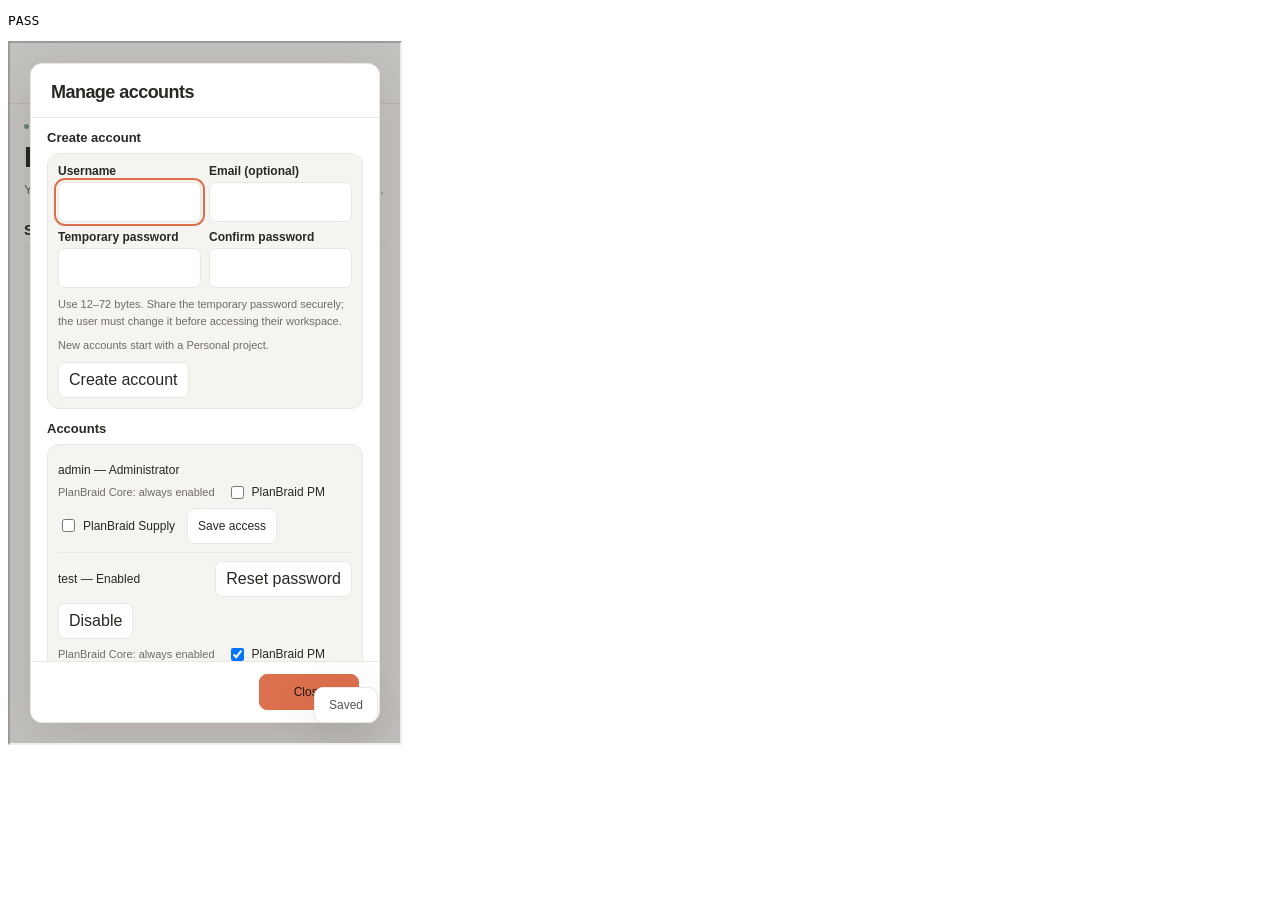
<file: planbraid-v2.1.4/tests/account-extensions.html>
<!doctype html>
<!--
PlanBraid - outlining, project tracking, and material orders.
Copyright (C) 2026 Robert Wasniowski
SPDX-License-Identifier: AGPL-3.0-or-later
Licensed under GNU AGPL version 3 or later; see LICENSE in the release root.
Distributed WITHOUT ANY WARRANTY, including MERCHANTABILITY or FITNESS FOR A PARTICULAR PURPOSE.
-->
<html lang="en">
<head><meta charset="utf-8"><title>Account extensions test</title></head>
<body>
<pre id="result">Running...</pre>
<iframe id="app-frame" title="Synthetic PlanBraid" style="width:390px;height:700px"></iframe>
<script>
async function run() {
    const mock = `
        const realFetch = window.fetch;
        const access = {pmEnabled: false, supplyEnabled: false, supplyRole: 'technician'};
        window.fetch = async (url, options = {}) => {
            if (!String(url).includes('api.php?action=')) return realFetch(url, options);
            const action = new URL(url, document.baseURI).searchParams.get('action');
            const body = options.body ? JSON.parse(options.body) : {};
            const responses = {
                session: {csrf: 'fixture', authenticated: true, ...access},
                load: {username: 'synthetic', userId: 1, isAdmin: true, email: '',
                       guideSeen: true, revision: 0, state: null, ...access},
                save: {revision: (body.revision || 0) + 1},
                'accounts-list': {users: [
                    {id: 1, username: 'admin', isAdmin: true, enabled: true, email: '', ...access},
                    {id: 2, username: 'test', isAdmin: false, enabled: true, email: '',
                     pmEnabled: true, supplyEnabled: false, supplyRole: 'office'}
                ]},
                'account-extensions': {message: 'Saved'}
            };
            if (action === 'account-extensions') window.savedAccess = body;
            return new Response(JSON.stringify(responses[action] || {}), {status: 200});
        };
    `;
    const base = new URL('../', location.href).href;
    const html = await (await fetch('../index.html')).text();
    const frame = document.getElementById('app-frame');
    frame.srcdoc = html.replace('<head>', `<head><base href="${base}"><script>${mock}<\/script>`);
    await new Promise(resolve => frame.addEventListener('load', resolve, {once: true}));
    const win = frame.contentWindow;
    const doc = frame.contentDocument;
    for (let i = 0; i < 100 && doc.getElementById('app').hidden; i++) {
        await new Promise(resolve => setTimeout(resolve, 50));
    }
    if (doc.getElementById('app').hidden) throw new Error('Synthetic account did not load');
    const assert = (condition, message) => { if (!condition) throw new Error(message); };
    const source = doc.querySelector('#top-menu .source-code-link');
    assert(source && source.href.endsWith(`/tree/${doc.getElementById('release-version').textContent}`),
        'Source link must match the running release');
    assert(source.target === '_blank' && source.rel.includes('noopener'), 'Source link must open safely');
    win.showLicense();
    assert(doc.querySelector('.license-modal a[href]').href === source.href,
        'License dialog must link to the same source release');
    win.closeModal();
    await win.showAccounts();
    const forms = doc.querySelectorAll('.extension-form');
    assert(forms.length === 2, 'Expected two account forms');
    const role = forms[0].querySelector('.supply-role');
    assert(role.hidden && win.getComputedStyle(role).display === 'none', 'Role should start hidden');
    assert(!forms[1].querySelector('.supply-role').hidden, 'PM should show the role');
    forms[0].elements.pmEnabled.click();
    assert(!role.hidden, 'PM should show the role');
    forms[0].elements.supplyEnabled.click();
    forms[0].elements.pmEnabled.click();
    assert(!role.hidden, 'Supply should show the role');
    forms[0].elements.supplyRole.value = 'office';
    forms[0].elements.supplyEnabled.click();
    assert(role.hidden && forms[0].elements.supplyRole.value === 'office', 'Hiding must retain the role');
    forms[0].requestSubmit();
    for (let i = 0; i < 100 && !win.savedAccess; i++) await new Promise(resolve => setTimeout(resolve, 10));
    assert(win.savedAccess && !win.savedAccess.pmEnabled && !win.savedAccess.supplyEnabled &&
        win.savedAccess.supplyRole === 'office', 'Saving must preserve the hidden role');
    document.getElementById('result').textContent = 'PASS';
}
run().catch(error => {
    document.getElementById('result').textContent = 'FAIL: ' + error.message;
    console.error(error);
});
</script>
</body>
</html>
</file>
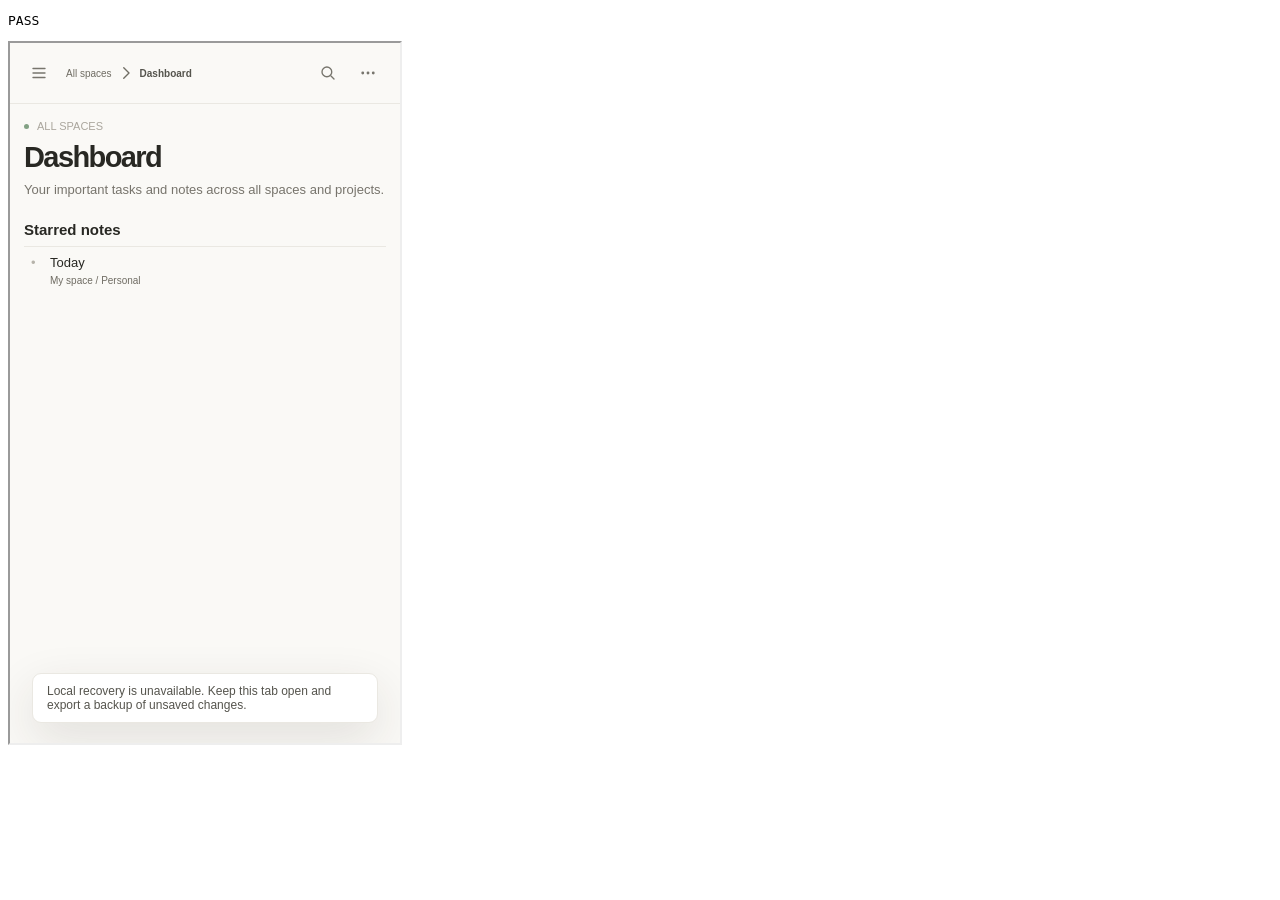
<file: planbraid-v2.1.4/tests/sidebar-swipe.html>
<!doctype html>
<!--
PlanBraid - outlining, project tracking, and material orders.
Copyright (C) 2026 Robert Wasniowski
SPDX-License-Identifier: AGPL-3.0-or-later
Licensed under GNU AGPL version 3 or later; see LICENSE in the release root.
Distributed WITHOUT ANY WARRANTY, including MERCHANTABILITY or FITNESS FOR A PARTICULAR PURPOSE.
-->
<html lang="en">
<head><meta charset="utf-8"><title>Sidebar swipe test</title></head>
<body>
<pre id="result">Running...</pre>
<iframe id="app-frame" title="Synthetic PlanBraid" style="width:390px;height:700px"></iframe>
<script>
async function run() {
    const mock = `
        const realFetch = window.fetch;
        window.fetch = async (url, options = {}) => {
            if (!String(url).includes('api.php?action=')) return realFetch(url, options);
            const action = new URL(url, document.baseURI).searchParams.get('action');
            const body = options.body ? JSON.parse(options.body) : {};
            const access = {pmEnabled: false, supplyEnabled: false, supplyRole: 'technician'};
            const responses = {
                session: {csrf: 'fixture', authenticated: true, ...access},
                load: {username: 'synthetic', userId: 1, isAdmin: false, email: '',
                       guideSeen: true, revision: 0, state: null, ...access},
                save: {revision: (body.revision || 0) + 1}
            };
            return new Response(JSON.stringify(responses[action] || {}), {status: 200});
        };
    `;
    const base = new URL('../', location.href).href;
    const html = await (await fetch('../index.html')).text();
    const frame = document.getElementById('app-frame');
    frame.srcdoc = html.replace('<head>', `<head><base href="${base}"><script>${mock}<\/script>`);
    await new Promise(resolve => frame.addEventListener('load', resolve, {once: true}));
    const win = frame.contentWindow;
    const doc = frame.contentDocument;
    for (let i = 0; i < 100 && doc.getElementById('app').hidden; i++) {
        await new Promise(resolve => setTimeout(resolve, 50));
    }
    const sidebar = doc.getElementById('sidebar');
    const target = doc.getElementById('dashboard-content');
    const toggle = doc.getElementById('sidebar-toggle');
    const assert = (condition, message) => { if (!condition) throw new Error(message); };
    const touch = (element, id, x, y) => new win.Touch({identifier: id, target: element, clientX: x, clientY: y});
    const fire = (element, type, touches, changed) => element.dispatchEvent(new win.TouchEvent(type, {
        bubbles: true, touches, targetTouches: touches, changedTouches: changed
    }));
    const swipe = (element, x, y, endX, endY, cancel = false) => {
        const start = touch(element, 1, x, y);
        const end = touch(element, 1, endX, endY);
        fire(element, 'touchstart', [start], [start]);
        fire(element, cancel ? 'touchcancel' : 'touchend', [], [end]);
    };
    assert(!doc.getElementById('app').hidden && sidebar.hidden, 'Initial sidebar state');
    swipe(target, 80, 200, 180, 200);
    swipe(target, 15, 200, 50, 201);
    swipe(target, 15, 200, 95, 320);
    swipe(target, 15, 200, 105, 203, true);
    assert(sidebar.hidden, 'Non-edge, short, vertical or cancelled swipe opened the sidebar');
    const first = touch(target, 1, 15, 200);
    const second = touch(target, 2, 20, 200);
    fire(target, 'touchstart', [first], [first]);
    fire(target, 'touchstart', [first, second], [second]);
    fire(target, 'touchend', [], [touch(target, 1, 105, 200)]);
    assert(sidebar.hidden, 'Multi-touch opened the sidebar');
    swipe(target, 15, 200, 105, 203);
    assert(!sidebar.hidden && toggle.getAttribute('aria-expanded') === 'true', 'Edge swipe did not open the sidebar');
    swipe(sidebar, 190, 200, 183, 300);
    assert(!sidebar.hidden, 'Vertical sidebar scroll closed the sidebar');
    swipe(sidebar, 190, 200, 90, 202);
    assert(sidebar.hidden && toggle.getAttribute('aria-expanded') === 'false', 'Sidebar swipe did not close it');
    document.getElementById('result').textContent = 'PASS';
}
run().catch(error => {
    document.getElementById('result').textContent = 'FAIL: ' + error.message;
    console.error(error);
});
</script>
</body>
</html>
</file>
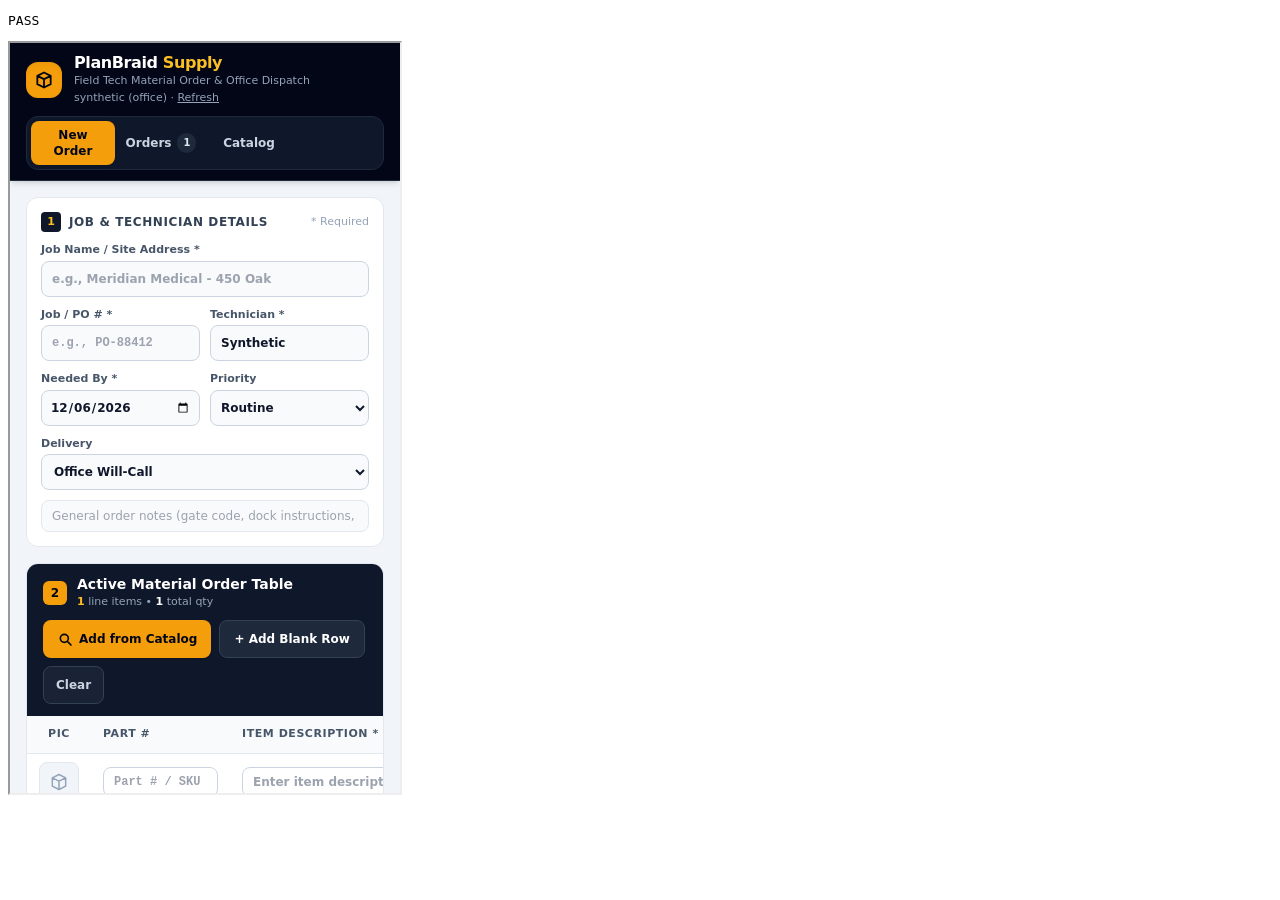
<file: planbraid-v2.1.4/tests/supply-catalog.html>
<!doctype html>
<!--
PlanBraid - outlining, project tracking, and material orders.
Copyright (C) 2026 Robert Wasniowski
SPDX-License-Identifier: AGPL-3.0-or-later
Licensed under GNU AGPL version 3 or later; see LICENSE in the release root.
Distributed WITHOUT ANY WARRANTY, including MERCHANTABILITY or FITNESS FOR A PARTICULAR PURPOSE.
-->
<html lang="en"><head><meta charset="utf-8"><title>Supply catalog test</title></head>
<body><pre id="result">Running...</pre><iframe id="app" title="Synthetic Supply" style="width:390px;height:750px"></iframe>
<script>
let role = 'technician';
let submitted;
const fixture = {
  settings: {version: 1, data: {categories: ['Test'], units: ['ea', 'box'], defaultUnit: 'ea'}},
  catalog: {version: 1, data: [
    {id: 'c1', partNumber: 'ABC-123', name: 'Widget', category: 'Test', unit: 'box', spec: '', isFrequent: false, image: ''},
    {id: 'c2', partNumber: 'XYZ', name: 'Other Widget', category: 'Test', unit: 'ea', spec: '', isFrequent: false, image: ''}
  ]},
  orders: [], notifications: []
};
window.api = async (action, body) => {
  if (action === 'supply-session') return {id: 99, username: 'synthetic', role};
  if (action === 'supply-update') {
    submitted = body.orders[0].data;
    fixture.orders.unshift({version: 1, data: submitted});
    fixture.notifications = [{id: 1, orderId: submitted.id, partNumber: 'NEW', name: '<New>', jobSite: 'Test'}];
  }
  if (action === 'supply-notification-read') fixture.notifications = [];
  return structuredClone({...fixture, notifications: role === 'technician' ? [] : fixture.notifications});
};
async function run() {
  const frame = document.getElementById('app');
  const html = await (await fetch('../supply-app.html')).text();
  const base = new URL('../', location.href).href;
  const load = async () => {
    frame.srcdoc = html.replace('<head>', `<head><base href="${base}">`);
    await new Promise(resolve => frame.addEventListener('load', resolve, {once: true}));
    for (let i = 0; i < 100 && frame.contentDocument.getElementById('startup-overlay'); i++) await new Promise(r => setTimeout(r, 20));
    if (frame.contentDocument.getElementById('startup-overlay')) throw Error('Supply failed to load');
    return frame.contentDocument;
  };
  const assert = (ok, message) => { if (!ok) throw Error(message); };
  const input = (el, value) => { el.value = value; el.dispatchEvent(new frame.contentWindow.Event('input', {bubbles: true})); };
  let doc = await load();
  let row = doc.querySelector('#order-lines-tbody tr');
  assert(!row.classList.contains('order-line-custom'), 'Blank row is not custom');
  let part = row.querySelector('[data-field=partNumber]');
  input(part, 'abc');
  assert(row.classList.contains('order-line-custom'), 'Unmatched row is amber');
  assert(doc.querySelectorAll('#catalog-suggestions button').length === 1, 'Part search');
  doc.querySelector('#catalog-suggestions button').click();
  row = doc.querySelector('#order-lines-tbody tr');
  assert(row.querySelector('[data-field=name]').value === 'Widget' && row.querySelector('[data-field=unit]').value === 'box', 'Selection fills details');
  assert(!row.classList.contains('order-line-custom'), 'Selected row matches catalog');
  const name = row.querySelector('[data-field=name]');
  input(name, 'widget');
  assert(doc.querySelectorAll('#catalog-suggestions button').length === 2, 'Description search');
  name.dispatchEvent(new frame.contentWindow.KeyboardEvent('keydown', {key: 'ArrowDown', bubbles: true}));
  name.dispatchEvent(new frame.contentWindow.KeyboardEvent('keydown', {key: 'Enter', bubbles: true}));
  row = doc.querySelector('#order-lines-tbody tr');
  input(row.querySelector('[data-field=partNumber]'), 'NEW');
  input(row.querySelector('[data-field=name]'), '<New>');
  assert(row.classList.contains('order-line-custom'), 'Edited item becomes custom');
  assert(!doc.querySelector('[data-action=save-line-to-catalog]'), 'No save action');
  input(doc.getElementById('job-site'), 'Test');
  input(doc.getElementById('wo-number'), '123');
  input(doc.getElementById('tech-name'), 'Synthetic');
  doc.querySelector('[data-action=submit-order]').click();
  for (let i = 0; i < 100 && !submitted; i++) await new Promise(r => setTimeout(r, 20));
  assert(submitted && submitted.items[0].partNumber === 'NEW', 'Custom order submitted');
  role = 'office';
  doc = await load();
  assert(!doc.getElementById('catalog-notices').hidden, 'Office sees notification');
  assert(doc.getElementById('catalog-notices-list').textContent.includes('<New>'), 'Notification escapes item name');
  assert(!doc.querySelector('#catalog-notices-list new'), 'Notification does not inject HTML');
  doc.querySelector('[data-action=dismiss-catalog-notice]').click();
  await new Promise(r => setTimeout(r, 20));
  assert(doc.getElementById('catalog-notices').hidden, 'Dismiss hides notification');
  document.getElementById('result').textContent = 'PASS';
}
run().catch(error => { document.getElementById('result').textContent = 'FAIL: ' + error.message; console.error(error); });
</script></body></html>
</file>
<file: planbraid-v2.1.4/assets/css/shared-tracker.css>
/*!
 * PlanBraid - outlining, project tracking, and material orders.
 * Copyright (C) 2026 Robert Wasniowski
 * SPDX-License-Identifier: AGPL-3.0-or-later
 * Licensed under GNU AGPL version 3 or later; see LICENSE in the release root.
 * Distributed WITHOUT ANY WARRANTY, including MERCHANTABILITY or FITNESS FOR A PARTICULAR PURPOSE.
 */
*,:after,:before{--tw-border-spacing-x:0;--tw-border-spacing-y:0;--tw-translate-x:0;--tw-translate-y:0;--tw-rotate:0;--tw-skew-x:0;--tw-skew-y:0;--tw-scale-x:1;--tw-scale-y:1;--tw-pan-x: ;--tw-pan-y: ;--tw-pinch-zoom: ;--tw-scroll-snap-strictness:proximity;--tw-gradient-from-position: ;--tw-gradient-via-position: ;--tw-gradient-to-position: ;--tw-ordinal: ;--tw-slashed-zero: ;--tw-numeric-figure: ;--tw-numeric-spacing: ;--tw-numeric-fraction: ;--tw-ring-inset: ;--tw-ring-offset-width:0px;--tw-ring-offset-color:#fff;--tw-ring-color:rgba(59,130,246,.5);--tw-ring-offset-shadow:0 0 #0000;--tw-ring-shadow:0 0 #0000;--tw-shadow:0 0 #0000;--tw-shadow-colored:0 0 #0000;--tw-blur: ;--tw-brightness: ;--tw-contrast: ;--tw-grayscale: ;--tw-hue-rotate: ;--tw-invert: ;--tw-saturate: ;--tw-sepia: ;--tw-drop-shadow: ;--tw-backdrop-blur: ;--tw-backdrop-brightness: ;--tw-backdrop-contrast: ;--tw-backdrop-grayscale: ;--tw-backdrop-hue-rotate: ;--tw-backdrop-invert: ;--tw-backdrop-opacity: ;--tw-backdrop-saturate: ;--tw-backdrop-sepia: ;--tw-contain-size: ;--tw-contain-layout: ;--tw-contain-paint: ;--tw-contain-style: }::backdrop{--tw-border-spacing-x:0;--tw-border-spacing-y:0;--tw-translate-x:0;--tw-translate-y:0;--tw-rotate:0;--tw-skew-x:0;--tw-skew-y:0;--tw-scale-x:1;--tw-scale-y:1;--tw-pan-x: ;--tw-pan-y: ;--tw-pinch-zoom: ;--tw-scroll-snap-strictness:proximity;--tw-gradient-from-position: ;--tw-gradient-via-position: ;--tw-gradient-to-position: ;--tw-ordinal: ;--tw-slashed-zero: ;--tw-numeric-figure: ;--tw-numeric-spacing: ;--tw-numeric-fraction: ;--tw-ring-inset: ;--tw-ring-offset-width:0px;--tw-ring-offset-color:#fff;--tw-ring-color:rgba(59,130,246,.5);--tw-ring-offset-shadow:0 0 #0000;--tw-ring-shadow:0 0 #0000;--tw-shadow:0 0 #0000;--tw-shadow-colored:0 0 #0000;--tw-blur: ;--tw-brightness: ;--tw-contrast: ;--tw-grayscale: ;--tw-hue-rotate: ;--tw-invert: ;--tw-saturate: ;--tw-sepia: ;--tw-drop-shadow: ;--tw-backdrop-blur: ;--tw-backdrop-brightness: ;--tw-backdrop-contrast: ;--tw-backdrop-grayscale: ;--tw-backdrop-hue-rotate: ;--tw-backdrop-invert: ;--tw-backdrop-opacity: ;--tw-backdrop-saturate: ;--tw-backdrop-sepia: ;--tw-contain-size: ;--tw-contain-layout: ;--tw-contain-paint: ;--tw-contain-style: }/*! tailwindcss v3.4.17 | MIT License | https://tailwindcss.com*/*,:after,:before{border:0 solid #e5e7eb;box-sizing:border-box}:after,:before{--tw-content:""}:host,html{line-height:1.5;-webkit-text-size-adjust:100%;font-family:ui-sans-serif,system-ui,sans-serif,Apple Color Emoji,Segoe UI Emoji,Segoe UI Symbol,Noto Color Emoji;font-feature-settings:normal;font-variation-settings:normal;-moz-tab-size:4;-o-tab-size:4;tab-size:4;-webkit-tap-highlight-color:transparent}body{line-height:inherit;margin:0}hr{border-top-width:1px;color:inherit;height:0}abbr:where([title]){-webkit-text-decoration:underline dotted;text-decoration:underline dotted}h1,h2,h3,h4,h5,h6{font-size:inherit;font-weight:inherit}a{color:inherit;text-decoration:inherit}b,strong{font-weight:bolder}code,kbd,pre,samp{font-family:ui-monospace,SFMono-Regular,Menlo,Monaco,Consolas,Liberation Mono,Courier New,monospace;font-feature-settings:normal;font-size:1em;font-variation-settings:normal}small{font-size:80%}sub,sup{font-size:75%;line-height:0;position:relative;vertical-align:baseline}sub{bottom:-.25em}sup{top:-.5em}table{border-collapse:collapse;border-color:inherit;text-indent:0}button,input,optgroup,select,textarea{color:inherit;font-family:inherit;font-feature-settings:inherit;font-size:100%;font-variation-settings:inherit;font-weight:inherit;letter-spacing:inherit;line-height:inherit;margin:0;padding:0}button,select{text-transform:none}button,input:where([type=button]),input:where([type=reset]),input:where([type=submit]){-webkit-appearance:button;background-color:transparent;background-image:none}:-moz-focusring{outline:auto}:-moz-ui-invalid{box-shadow:none}progress{vertical-align:baseline}::-webkit-inner-spin-button,::-webkit-outer-spin-button{height:auto}[type=search]{-webkit-appearance:textfield;outline-offset:-2px}::-webkit-search-decoration{-webkit-appearance:none}::-webkit-file-upload-button{-webkit-appearance:button;font:inherit}summary{display:list-item}blockquote,dd,dl,figure,h1,h2,h3,h4,h5,h6,hr,p,pre{margin:0}fieldset{margin:0}fieldset,legend{padding:0}menu,ol,ul{list-style:none;margin:0;padding:0}dialog{padding:0}textarea{resize:vertical}input::-moz-placeholder,textarea::-moz-placeholder{color:#9ca3af;opacity:1}input::placeholder,textarea::placeholder{color:#9ca3af;opacity:1}[role=button],button{cursor:pointer}:disabled{cursor:default}audio,canvas,embed,iframe,img,object,svg,video{display:block;vertical-align:middle}img,video{height:auto;max-width:100%}[hidden]:where(:not([hidden=until-found])){display:none}.container{width:100%}@media (min-width:640px){.container{max-width:640px}}@media (min-width:768px){.container{max-width:768px}}@media (min-width:1024px){.container{max-width:1024px}}@media (min-width:1280px){.container{max-width:1280px}}@media (min-width:1536px){.container{max-width:1536px}}.pointer-events-none{pointer-events:none}.pointer-events-auto{pointer-events:auto}.visible{visibility:visible}.fixed{position:fixed}.absolute{position:absolute}.relative{position:relative}.sticky{position:sticky}.inset-0{inset:0}.inset-y-0{bottom:0;top:0}.bottom-4{bottom:1rem}.left-3{left:.75rem}.left-4{left:1rem}.right-0{right:0}.right-4{right:1rem}.top-0{top:0}.top-1\/2{top:50%}.z-30{z-index:30}.z-40{z-index:40}.z-50{z-index:50}.z-\[100\]{z-index:100}.col-span-2{grid-column:span 2/span 2}.mx-auto{margin-left:auto;margin-right:auto}.mb-0\.5{margin-bottom:.125rem}.mb-1{margin-bottom:.25rem}.mb-1\.5{margin-bottom:.375rem}.mb-2{margin-bottom:.5rem}.ml-1{margin-left:.25rem}.ml-2{margin-left:.5rem}.ml-auto{margin-left:auto}.ms-1{margin-inline-start:.25rem}.ms-2{margin-inline-start:.5rem}.ms-3{margin-inline-start:.75rem}.ms-4{margin-inline-start:1rem}.ms-5{margin-inline-start:1.25rem}.mt-0\.5{margin-top:.125rem}.mt-1{margin-top:.25rem}.mt-1\.5{margin-top:.375rem}.mt-2{margin-top:.5rem}.mt-2\.5{margin-top:.625rem}.mt-3{margin-top:.75rem}.line-clamp-1{display:-webkit-box;overflow:hidden;-webkit-box-orient:vertical;-webkit-line-clamp:1}.block{display:block}.flex{display:flex}.inline-flex{display:inline-flex}.table{display:table}.grid{display:grid}.hidden{display:none}.h-1\.5{height:.375rem}.h-12{height:3rem}.h-2{height:.5rem}.h-2\.5{height:.625rem}.h-4{height:1rem}.h-5{height:1.25rem}.h-6{height:1.5rem}.h-9{height:2.25rem}.max-h-\[88vh\]{max-height:88vh}.max-h-\[calc\(100vh-280px\)\]{max-height:calc(100vh - 280px)}.min-h-\[430px\]{min-height:430px}.min-h-\[460px\]{min-height:460px}.w-1\.5{width:.375rem}.w-12{width:3rem}.w-2{width:.5rem}.w-2\.5{width:.625rem}.w-4{width:1rem}.w-5{width:1.25rem}.w-6{width:1.5rem}.w-9{width:2.25rem}.w-full{width:100%}.min-w-0{min-width:0}.min-w-\[200px\]{min-width:200px}.min-w-\[270px\]{min-width:270px}.max-w-3xl{max-width:48rem}.max-w-\[1440px\]{max-width:1440px}.max-w-lg{max-width:32rem}.max-w-md{max-width:28rem}.max-w-sm{max-width:24rem}.flex-1{flex:1 1 0%}.shrink-0{flex-shrink:0}.border-collapse{border-collapse:collapse}.-translate-y-1\/2{--tw-translate-y:-50%}.-translate-y-1\/2,.translate-x-full{transform:translate(var(--tw-translate-x),var(--tw-translate-y)) rotate(var(--tw-rotate)) skewX(var(--tw-skew-x)) skewY(var(--tw-skew-y)) scaleX(var(--tw-scale-x)) scaleY(var(--tw-scale-y))}.translate-x-full{--tw-translate-x:100%}.transform{transform:translate(var(--tw-translate-x),var(--tw-translate-y)) rotate(var(--tw-rotate)) skewX(var(--tw-skew-x)) skewY(var(--tw-skew-y)) scaleX(var(--tw-scale-x)) scaleY(var(--tw-scale-y))}@keyframes pulse{50%{opacity:.5}}.animate-pulse{animation:pulse 2s cubic-bezier(.4,0,.6,1) infinite}.cursor-grab{cursor:grab}.cursor-pointer{cursor:pointer}.grid-cols-1{grid-template-columns:repeat(1,minmax(0,1fr))}.grid-cols-2{grid-template-columns:repeat(2,minmax(0,1fr))}.flex-col{flex-direction:column}.flex-wrap{flex-wrap:wrap}.items-start{align-items:flex-start}.items-center{align-items:center}.items-baseline{align-items:baseline}.items-stretch{align-items:stretch}.justify-center{justify-content:center}.justify-between{justify-content:space-between}.gap-1{gap:.25rem}.gap-1\.5{gap:.375rem}.gap-2{gap:.5rem}.gap-2\.5{gap:.625rem}.gap-3{gap:.75rem}.gap-3\.5{gap:.875rem}.gap-4{gap:1rem}.space-y-2>:not([hidden])~:not([hidden]){--tw-space-y-reverse:0;margin-bottom:calc(.5rem*var(--tw-space-y-reverse));margin-top:calc(.5rem*(1 - var(--tw-space-y-reverse)))}.space-y-2\.5>:not([hidden])~:not([hidden]){--tw-space-y-reverse:0;margin-bottom:calc(.625rem*var(--tw-space-y-reverse));margin-top:calc(.625rem*(1 - var(--tw-space-y-reverse)))}.space-y-3>:not([hidden])~:not([hidden]){--tw-space-y-reverse:0;margin-bottom:calc(.75rem*var(--tw-space-y-reverse));margin-top:calc(.75rem*(1 - var(--tw-space-y-reverse)))}.space-y-3\.5>:not([hidden])~:not([hidden]){--tw-space-y-reverse:0;margin-bottom:calc(.875rem*var(--tw-space-y-reverse));margin-top:calc(.875rem*(1 - var(--tw-space-y-reverse)))}.space-y-4>:not([hidden])~:not([hidden]){--tw-space-y-reverse:0;margin-bottom:calc(1rem*var(--tw-space-y-reverse));margin-top:calc(1rem*(1 - var(--tw-space-y-reverse)))}.space-y-5>:not([hidden])~:not([hidden]){--tw-space-y-reverse:0;margin-bottom:calc(1.25rem*var(--tw-space-y-reverse));margin-top:calc(1.25rem*(1 - var(--tw-space-y-reverse)))}.space-y-6>:not([hidden])~:not([hidden]){--tw-space-y-reverse:0;margin-bottom:calc(1.5rem*var(--tw-space-y-reverse));margin-top:calc(1.5rem*(1 - var(--tw-space-y-reverse)))}.divide-y>:not([hidden])~:not([hidden]){--tw-divide-y-reverse:0;border-bottom-width:calc(1px*var(--tw-divide-y-reverse));border-top-width:calc(1px*(1 - var(--tw-divide-y-reverse)))}.divide-slate-100>:not([hidden])~:not([hidden]){--tw-divide-opacity:1;border-color:rgb(241 245 249/var(--tw-divide-opacity,1))}.overflow-auto{overflow:auto}.overflow-hidden{overflow:hidden}.overflow-x-auto{overflow-x:auto}.overflow-y-auto{overflow-y:auto}.truncate{overflow:hidden;text-overflow:ellipsis}.truncate,.whitespace-nowrap{white-space:nowrap}.whitespace-pre-wrap{white-space:pre-wrap}.rounded{border-radius:.25rem}.rounded-2xl{border-radius:1rem}.rounded-full{border-radius:9999px}.rounded-lg{border-radius:.5rem}.rounded-md{border-radius:.375rem}.rounded-xl{border-radius:.75rem}.rounded-t-lg{border-top-left-radius:.5rem;border-top-right-radius:.5rem}.rounded-t-xl{border-top-left-radius:.75rem;border-top-right-radius:.75rem}.border{border-width:1px}.border-2{border-width:2px}.border-b{border-bottom-width:1px}.border-b-2{border-bottom-width:2px}.border-l{border-left-width:1px}.border-t{border-top-width:1px}.border-dashed{border-style:dashed}.border-amber-200{--tw-border-opacity:1;border-color:rgb(253 230 138/var(--tw-border-opacity,1))}.border-amber-700{--tw-border-opacity:1;border-color:rgb(180 83 9/var(--tw-border-opacity,1))}.border-emerald-200{--tw-border-opacity:1;border-color:rgb(167 243 208/var(--tw-border-opacity,1))}.border-indigo-200{--tw-border-opacity:1;border-color:rgb(199 210 254/var(--tw-border-opacity,1))}.border-indigo-600{--tw-border-opacity:1;border-color:rgb(79 70 229/var(--tw-border-opacity,1))}.border-indigo-700{--tw-border-opacity:1;border-color:rgb(67 56 202/var(--tw-border-opacity,1))}.border-rose-200{--tw-border-opacity:1;border-color:rgb(254 205 211/var(--tw-border-opacity,1))}.border-rose-300{--tw-border-opacity:1;border-color:rgb(253 164 175/var(--tw-border-opacity,1))}.border-sky-200{--tw-border-opacity:1;border-color:rgb(186 230 253/var(--tw-border-opacity,1))}.border-slate-100{--tw-border-opacity:1;border-color:rgb(241 245 249/var(--tw-border-opacity,1))}.border-slate-200{--tw-border-opacity:1;border-color:rgb(226 232 240/var(--tw-border-opacity,1))}.border-slate-300{--tw-border-opacity:1;border-color:rgb(203 213 225/var(--tw-border-opacity,1))}.border-slate-700{--tw-border-opacity:1;border-color:rgb(51 65 85/var(--tw-border-opacity,1))}.border-transparent{border-color:transparent}.border-zinc-200{--tw-border-opacity:1;border-color:rgb(228 228 231/var(--tw-border-opacity,1))}.bg-amber-50{--tw-bg-opacity:1;background-color:rgb(255 251 235/var(--tw-bg-opacity,1))}.bg-amber-500{--tw-bg-opacity:1;background-color:rgb(245 158 11/var(--tw-bg-opacity,1))}.bg-amber-600{--tw-bg-opacity:1;background-color:rgb(217 119 6/var(--tw-bg-opacity,1))}.bg-emerald-100{--tw-bg-opacity:1;background-color:rgb(209 250 229/var(--tw-bg-opacity,1))}.bg-emerald-50{--tw-bg-opacity:1;background-color:rgb(236 253 245/var(--tw-bg-opacity,1))}.bg-emerald-50\/80{background-color:rgba(236,253,245,.8)}.bg-emerald-500{--tw-bg-opacity:1;background-color:rgb(16 185 129/var(--tw-bg-opacity,1))}.bg-emerald-600{--tw-bg-opacity:1;background-color:rgb(5 150 105/var(--tw-bg-opacity,1))}.bg-indigo-100{--tw-bg-opacity:1;background-color:rgb(224 231 255/var(--tw-bg-opacity,1))}.bg-indigo-50{--tw-bg-opacity:1;background-color:rgb(238 242 255/var(--tw-bg-opacity,1))}.bg-indigo-50\/80{background-color:rgba(238,242,255,.8)}.bg-indigo-500{--tw-bg-opacity:1;background-color:rgb(99 102 241/var(--tw-bg-opacity,1))}.bg-indigo-600{--tw-bg-opacity:1;background-color:rgb(79 70 229/var(--tw-bg-opacity,1))}.bg-rose-100{--tw-bg-opacity:1;background-color:rgb(255 228 230/var(--tw-bg-opacity,1))}.bg-rose-100\/80{background-color:rgba(255,228,230,.8)}.bg-rose-50{--tw-bg-opacity:1;background-color:rgb(255 241 242/var(--tw-bg-opacity,1))}.bg-rose-50\/30{background-color:rgba(255,241,242,.3)}.bg-rose-50\/50{background-color:rgba(255,241,242,.5)}.bg-rose-50\/90{background-color:rgba(255,241,242,.9)}.bg-rose-500{--tw-bg-opacity:1;background-color:rgb(244 63 94/var(--tw-bg-opacity,1))}.bg-rose-600{--tw-bg-opacity:1;background-color:rgb(225 29 72/var(--tw-bg-opacity,1))}.bg-sky-50{--tw-bg-opacity:1;background-color:rgb(240 249 255/var(--tw-bg-opacity,1))}.bg-sky-50\/80{background-color:rgba(240,249,255,.8)}.bg-sky-500{--tw-bg-opacity:1;background-color:rgb(14 165 233/var(--tw-bg-opacity,1))}.bg-sky-600{--tw-bg-opacity:1;background-color:rgb(2 132 199/var(--tw-bg-opacity,1))}.bg-slate-100{--tw-bg-opacity:1;background-color:rgb(241 245 249/var(--tw-bg-opacity,1))}.bg-slate-100\/70{background-color:rgba(241,245,249,.7)}.bg-slate-100\/80{background-color:rgba(241,245,249,.8)}.bg-slate-400{--tw-bg-opacity:1;background-color:rgb(148 163 184/var(--tw-bg-opacity,1))}.bg-slate-50{--tw-bg-opacity:1;background-color:rgb(248 250 252/var(--tw-bg-opacity,1))}.bg-slate-50\/70{background-color:rgba(248,250,252,.7)}.bg-slate-800{--tw-bg-opacity:1;background-color:rgb(30 41 59/var(--tw-bg-opacity,1))}.bg-slate-900{--tw-bg-opacity:1;background-color:rgb(15 23 42/var(--tw-bg-opacity,1))}.bg-slate-900\/40{background-color:rgba(15,23,42,.4)}.bg-slate-900\/50{background-color:rgba(15,23,42,.5)}.bg-white{--tw-bg-opacity:1;background-color:rgb(255 255 255/var(--tw-bg-opacity,1))}.bg-white\/90{background-color:hsla(0,0%,100%,.9)}.bg-zinc-50{--tw-bg-opacity:1;background-color:rgb(250 250 250/var(--tw-bg-opacity,1))}.p-1\.5{padding:.375rem}.p-10{padding:2.5rem}.p-2{padding:.5rem}.p-2\.5{padding:.625rem}.p-3{padding:.75rem}.p-3\.5{padding:.875rem}.p-4{padding:1rem}.p-5{padding:1.25rem}.p-6{padding:1.5rem}.px-1\.5{padding-left:.375rem;padding-right:.375rem}.px-2{padding-left:.5rem;padding-right:.5rem}.px-2\.5{padding-left:.625rem;padding-right:.625rem}.px-3{padding-left:.75rem;padding-right:.75rem}.px-3\.5{padding-left:.875rem;padding-right:.875rem}.px-4{padding-left:1rem;padding-right:1rem}.px-5{padding-left:1.25rem;padding-right:1.25rem}.py-0\.5{padding-bottom:.125rem;padding-top:.125rem}.py-1{padding-bottom:.25rem;padding-top:.25rem}.py-1\.5{padding-bottom:.375rem;padding-top:.375rem}.py-2{padding-bottom:.5rem;padding-top:.5rem}.py-2\.5{padding-bottom:.625rem;padding-top:.625rem}.py-3{padding-bottom:.75rem;padding-top:.75rem}.py-3\.5{padding-bottom:.875rem;padding-top:.875rem}.py-4{padding-bottom:1rem;padding-top:1rem}.py-5{padding-bottom:1.25rem;padding-top:1.25rem}.pb-2{padding-bottom:.5rem}.pb-3{padding-bottom:.75rem}.pl-9{padding-left:2.25rem}.pr-3{padding-right:.75rem}.pt-1{padding-top:.25rem}.pt-2{padding-top:.5rem}.pt-2\.5{padding-top:.625rem}.pt-3{padding-top:.75rem}.text-left{text-align:left}.text-center{text-align:center}.text-right{text-align:right}.font-mono{font-family:ui-monospace,SFMono-Regular,Menlo,Monaco,Consolas,Liberation Mono,Courier New,monospace}.font-sans{font-family:ui-sans-serif,system-ui,sans-serif,Apple Color Emoji,Segoe UI Emoji,Segoe UI Symbol,Noto Color Emoji}.text-2xl{font-size:1.5rem;line-height:2rem}.text-\[10px\]{font-size:10px}.text-\[11px\]{font-size:11px}.text-base{font-size:1rem;line-height:1.5rem}.text-lg{font-size:1.125rem;line-height:1.75rem}.text-sm{font-size:.875rem;line-height:1.25rem}.text-xs{font-size:.75rem;line-height:1rem}.font-bold{font-weight:700}.font-medium{font-weight:500}.font-normal{font-weight:400}.font-semibold{font-weight:600}.uppercase{text-transform:uppercase}.italic{font-style:italic}.leading-relaxed{line-height:1.625}.leading-snug{line-height:1.375}.tracking-tight{letter-spacing:-.025em}.tracking-wider{letter-spacing:.05em}.text-amber-600{--tw-text-opacity:1;color:rgb(217 119 6/var(--tw-text-opacity,1))}.text-amber-800{--tw-text-opacity:1;color:rgb(146 64 14/var(--tw-text-opacity,1))}.text-emerald-600{--tw-text-opacity:1;color:rgb(5 150 105/var(--tw-text-opacity,1))}.text-emerald-700{--tw-text-opacity:1;color:rgb(4 120 87/var(--tw-text-opacity,1))}.text-indigo-600{--tw-text-opacity:1;color:rgb(79 70 229/var(--tw-text-opacity,1))}.text-indigo-700{--tw-text-opacity:1;color:rgb(67 56 202/var(--tw-text-opacity,1))}.text-indigo-900{--tw-text-opacity:1;color:rgb(49 46 129/var(--tw-text-opacity,1))}.text-rose-600{--tw-text-opacity:1;color:rgb(225 29 72/var(--tw-text-opacity,1))}.text-rose-700{--tw-text-opacity:1;color:rgb(190 18 60/var(--tw-text-opacity,1))}.text-rose-800{--tw-text-opacity:1;color:rgb(159 18 57/var(--tw-text-opacity,1))}.text-rose-900{--tw-text-opacity:1;color:rgb(136 19 55/var(--tw-text-opacity,1))}.text-sky-700{--tw-text-opacity:1;color:rgb(3 105 161/var(--tw-text-opacity,1))}.text-slate-100{--tw-text-opacity:1;color:rgb(241 245 249/var(--tw-text-opacity,1))}.text-slate-300{--tw-text-opacity:1;color:rgb(203 213 225/var(--tw-text-opacity,1))}.text-slate-400{--tw-text-opacity:1;color:rgb(148 163 184/var(--tw-text-opacity,1))}.text-slate-500{--tw-text-opacity:1;color:rgb(100 116 139/var(--tw-text-opacity,1))}.text-slate-600{--tw-text-opacity:1;color:rgb(71 85 105/var(--tw-text-opacity,1))}.text-slate-700{--tw-text-opacity:1;color:rgb(51 65 85/var(--tw-text-opacity,1))}.text-slate-800{--tw-text-opacity:1;color:rgb(30 41 59/var(--tw-text-opacity,1))}.text-slate-900{--tw-text-opacity:1;color:rgb(15 23 42/var(--tw-text-opacity,1))}.text-white{--tw-text-opacity:1;color:rgb(255 255 255/var(--tw-text-opacity,1))}.text-zinc-500{--tw-text-opacity:1;color:rgb(113 113 122/var(--tw-text-opacity,1))}.line-through{text-decoration-line:line-through}.antialiased{-webkit-font-smoothing:antialiased;-moz-osx-font-smoothing:grayscale}.shadow-2xl{--tw-shadow:0 25px 50px -12px rgba(0,0,0,.25);--tw-shadow-colored:0 25px 50px -12px var(--tw-shadow-color)}.shadow-2xl,.shadow-lg{box-shadow:var(--tw-ring-offset-shadow,0 0 #0000),var(--tw-ring-shadow,0 0 #0000),var(--tw-shadow)}.shadow-lg{--tw-shadow:0 10px 15px -3px rgba(0,0,0,.1),0 4px 6px -4px rgba(0,0,0,.1);--tw-shadow-colored:0 10px 15px -3px var(--tw-shadow-color),0 4px 6px -4px var(--tw-shadow-color)}.shadow-sm{--tw-shadow:0 1px 2px 0 rgba(0,0,0,.05);--tw-shadow-colored:0 1px 2px 0 var(--tw-shadow-color);box-shadow:var(--tw-ring-offset-shadow,0 0 #0000),var(--tw-ring-shadow,0 0 #0000),var(--tw-shadow)}.outline{outline-style:solid}.ring-1{--tw-ring-offset-shadow:var(--tw-ring-inset) 0 0 0 var(--tw-ring-offset-width) var(--tw-ring-offset-color);--tw-ring-shadow:var(--tw-ring-inset) 0 0 0 calc(1px + var(--tw-ring-offset-width)) var(--tw-ring-color)}.ring-1,.ring-2{box-shadow:var(--tw-ring-offset-shadow),var(--tw-ring-shadow),var(--tw-shadow,0 0 #0000)}.ring-2{--tw-ring-offset-shadow:var(--tw-ring-inset) 0 0 0 var(--tw-ring-offset-width) var(--tw-ring-offset-color);--tw-ring-shadow:var(--tw-ring-inset) 0 0 0 calc(2px + var(--tw-ring-offset-width)) var(--tw-ring-color)}.ring-rose-100{--tw-ring-opacity:1;--tw-ring-color:rgb(255 228 230/var(--tw-ring-opacity,1))}.ring-rose-200{--tw-ring-opacity:1;--tw-ring-color:rgb(254 205 211/var(--tw-ring-opacity,1))}.filter{filter:var(--tw-blur) var(--tw-brightness) var(--tw-contrast) var(--tw-grayscale) var(--tw-hue-rotate) var(--tw-invert) var(--tw-saturate) var(--tw-sepia) var(--tw-drop-shadow)}.backdrop-blur-\[1px\]{--tw-backdrop-blur:blur(1px);-webkit-backdrop-filter:var(--tw-backdrop-blur) var(--tw-backdrop-brightness) var(--tw-backdrop-contrast) var(--tw-backdrop-grayscale) var(--tw-backdrop-hue-rotate) var(--tw-backdrop-invert) var(--tw-backdrop-opacity) var(--tw-backdrop-saturate) var(--tw-backdrop-sepia);backdrop-filter:var(--tw-backdrop-blur) var(--tw-backdrop-brightness) var(--tw-backdrop-contrast) var(--tw-backdrop-grayscale) var(--tw-backdrop-hue-rotate) var(--tw-backdrop-invert) var(--tw-backdrop-opacity) var(--tw-backdrop-saturate) var(--tw-backdrop-sepia)}.transition{transition-duration:.15s;transition-property:color,background-color,border-color,text-decoration-color,fill,stroke,opacity,box-shadow,transform,filter,-webkit-backdrop-filter;transition-property:color,background-color,border-color,text-decoration-color,fill,stroke,opacity,box-shadow,transform,filter,backdrop-filter;transition-property:color,background-color,border-color,text-decoration-color,fill,stroke,opacity,box-shadow,transform,filter,backdrop-filter,-webkit-backdrop-filter;transition-timing-function:cubic-bezier(.4,0,.2,1)}.transition-all{transition-duration:.15s;transition-property:all;transition-timing-function:cubic-bezier(.4,0,.2,1)}.transition-opacity{transition-duration:.15s;transition-property:opacity;transition-timing-function:cubic-bezier(.4,0,.2,1)}.transition-transform{transition-duration:.15s;transition-property:transform;transition-timing-function:cubic-bezier(.4,0,.2,1)}.duration-200{transition-duration:.2s}.duration-300{transition-duration:.3s}.selection\:bg-indigo-100 ::-moz-selection{--tw-bg-opacity:1;background-color:rgb(224 231 255/var(--tw-bg-opacity,1))}.selection\:bg-indigo-100 ::selection{--tw-bg-opacity:1;background-color:rgb(224 231 255/var(--tw-bg-opacity,1))}.selection\:text-indigo-900 ::-moz-selection{--tw-text-opacity:1;color:rgb(49 46 129/var(--tw-text-opacity,1))}.selection\:text-indigo-900 ::selection{--tw-text-opacity:1;color:rgb(49 46 129/var(--tw-text-opacity,1))}.selection\:bg-indigo-100::-moz-selection{--tw-bg-opacity:1;background-color:rgb(224 231 255/var(--tw-bg-opacity,1))}.selection\:bg-indigo-100::selection{--tw-bg-opacity:1;background-color:rgb(224 231 255/var(--tw-bg-opacity,1))}.selection\:text-indigo-900::-moz-selection{--tw-text-opacity:1;color:rgb(49 46 129/var(--tw-text-opacity,1))}.selection\:text-indigo-900::selection{--tw-text-opacity:1;color:rgb(49 46 129/var(--tw-text-opacity,1))}.last\:border-b-0:last-child{border-bottom-width:0}.hover\:border-rose-200:hover{--tw-border-opacity:1;border-color:rgb(254 205 211/var(--tw-border-opacity,1))}.hover\:border-rose-300:hover{--tw-border-opacity:1;border-color:rgb(253 164 175/var(--tw-border-opacity,1))}.hover\:border-slate-200:hover{--tw-border-opacity:1;border-color:rgb(226 232 240/var(--tw-border-opacity,1))}.hover\:bg-emerald-700:hover{--tw-bg-opacity:1;background-color:rgb(4 120 87/var(--tw-bg-opacity,1))}.hover\:bg-indigo-100:hover{--tw-bg-opacity:1;background-color:rgb(224 231 255/var(--tw-bg-opacity,1))}.hover\:bg-indigo-50:hover{--tw-bg-opacity:1;background-color:rgb(238 242 255/var(--tw-bg-opacity,1))}.hover\:bg-indigo-700:hover{--tw-bg-opacity:1;background-color:rgb(67 56 202/var(--tw-bg-opacity,1))}.hover\:bg-rose-50:hover{--tw-bg-opacity:1;background-color:rgb(255 241 242/var(--tw-bg-opacity,1))}.hover\:bg-sky-700:hover{--tw-bg-opacity:1;background-color:rgb(3 105 161/var(--tw-bg-opacity,1))}.hover\:bg-slate-100:hover{--tw-bg-opacity:1;background-color:rgb(241 245 249/var(--tw-bg-opacity,1))}.hover\:bg-slate-100\/60:hover{background-color:rgba(241,245,249,.6)}.hover\:bg-slate-200:hover{--tw-bg-opacity:1;background-color:rgb(226 232 240/var(--tw-bg-opacity,1))}.hover\:bg-slate-200\/70:hover{background-color:rgba(226,232,240,.7)}.hover\:bg-slate-50:hover{--tw-bg-opacity:1;background-color:rgb(248 250 252/var(--tw-bg-opacity,1))}.hover\:bg-slate-50\/90:hover{background-color:rgba(248,250,252,.9)}.hover\:bg-slate-800:hover{--tw-bg-opacity:1;background-color:rgb(30 41 59/var(--tw-bg-opacity,1))}.hover\:text-indigo-600:hover{--tw-text-opacity:1;color:rgb(79 70 229/var(--tw-text-opacity,1))}.hover\:text-indigo-700:hover{--tw-text-opacity:1;color:rgb(67 56 202/var(--tw-text-opacity,1))}.hover\:text-indigo-800:hover{--tw-text-opacity:1;color:rgb(55 48 163/var(--tw-text-opacity,1))}.hover\:text-slate-700:hover{--tw-text-opacity:1;color:rgb(51 65 85/var(--tw-text-opacity,1))}.hover\:text-slate-800:hover{--tw-text-opacity:1;color:rgb(30 41 59/var(--tw-text-opacity,1))}.hover\:text-slate-900:hover{--tw-text-opacity:1;color:rgb(15 23 42/var(--tw-text-opacity,1))}.hover\:shadow-md:hover{--tw-shadow:0 4px 6px -1px rgba(0,0,0,.1),0 2px 4px -2px rgba(0,0,0,.1);--tw-shadow-colored:0 4px 6px -1px var(--tw-shadow-color),0 2px 4px -2px var(--tw-shadow-color);box-shadow:var(--tw-ring-offset-shadow,0 0 #0000),var(--tw-ring-shadow,0 0 #0000),var(--tw-shadow)}.focus\:bg-white:focus{--tw-bg-opacity:1;background-color:rgb(255 255 255/var(--tw-bg-opacity,1))}.focus\:outline-none:focus{outline:2px solid transparent;outline-offset:2px}.focus\:ring-2:focus{--tw-ring-offset-shadow:var(--tw-ring-inset) 0 0 0 var(--tw-ring-offset-width) var(--tw-ring-offset-color);--tw-ring-shadow:var(--tw-ring-inset) 0 0 0 calc(2px + var(--tw-ring-offset-width)) var(--tw-ring-color);box-shadow:var(--tw-ring-offset-shadow),var(--tw-ring-shadow),var(--tw-shadow,0 0 #0000)}.focus\:ring-indigo-500:focus{--tw-ring-opacity:1;--tw-ring-color:rgb(99 102 241/var(--tw-ring-opacity,1))}.focus\:ring-rose-500:focus{--tw-ring-opacity:1;--tw-ring-color:rgb(244 63 94/var(--tw-ring-opacity,1))}.active\:cursor-grabbing:active{cursor:grabbing}@media (min-width:640px){.sm\:col-span-1{grid-column:span 1/span 1}.sm\:inline-flex{display:inline-flex}.sm\:grid-cols-2{grid-template-columns:repeat(2,minmax(0,1fr))}.sm\:grid-cols-3{grid-template-columns:repeat(3,minmax(0,1fr))}.sm\:flex-row{flex-direction:row}.sm\:items-center{align-items:center}.sm\:p-5{padding:1.25rem}.sm\:px-0{padding-left:0;padding-right:0}.sm\:px-5{padding-left:1.25rem;padding-right:1.25rem}.sm\:px-6{padding-left:1.5rem;padding-right:1.5rem}.sm\:py-3\.5{padding-bottom:.875rem;padding-top:.875rem}.sm\:pb-0{padding-bottom:0}.sm\:text-lg{font-size:1.125rem;line-height:1.75rem}.sm\:text-sm{font-size:.875rem;line-height:1.25rem}}@media (min-width:768px){.md\:inline{display:inline}.md\:hidden{display:none}.md\:grid-cols-2{grid-template-columns:repeat(2,minmax(0,1fr))}}@media (min-width:1024px){.lg\:grid-cols-5{grid-template-columns:repeat(5,minmax(0,1fr))}.lg\:flex-row{flex-direction:row}.lg\:flex-col{flex-direction:column}.lg\:items-end{align-items:flex-end}.lg\:items-center{align-items:center}.lg\:px-8{padding-left:2rem;padding-right:2rem}}@media (min-width:1280px){.xl\:flex{display:flex}}
</file>
<file: planbraid-v2.1.4/assets/css/supply.css>
/*!
 * PlanBraid - outlining, project tracking, and material orders.
 * Copyright (C) 2026 Robert Wasniowski
 * SPDX-License-Identifier: AGPL-3.0-or-later
 * Licensed under GNU AGPL version 3 or later; see LICENSE in the release root.
 * Distributed WITHOUT ANY WARRANTY, including MERCHANTABILITY or FITNESS FOR A PARTICULAR PURPOSE.
 */*,:after,:before{--tw-border-spacing-x:0;--tw-border-spacing-y:0;--tw-translate-x:0;--tw-translate-y:0;--tw-rotate:0;--tw-skew-x:0;--tw-skew-y:0;--tw-scale-x:1;--tw-scale-y:1;--tw-pan-x: ;--tw-pan-y: ;--tw-pinch-zoom: ;--tw-scroll-snap-strictness:proximity;--tw-gradient-from-position: ;--tw-gradient-via-position: ;--tw-gradient-to-position: ;--tw-ordinal: ;--tw-slashed-zero: ;--tw-numeric-figure: ;--tw-numeric-spacing: ;--tw-numeric-fraction: ;--tw-ring-inset: ;--tw-ring-offset-width:0px;--tw-ring-offset-color:#fff;--tw-ring-color:rgba(59,130,246,.5);--tw-ring-offset-shadow:0 0 #0000;--tw-ring-shadow:0 0 #0000;--tw-shadow:0 0 #0000;--tw-shadow-colored:0 0 #0000;--tw-blur: ;--tw-brightness: ;--tw-contrast: ;--tw-grayscale: ;--tw-hue-rotate: ;--tw-invert: ;--tw-saturate: ;--tw-sepia: ;--tw-drop-shadow: ;--tw-backdrop-blur: ;--tw-backdrop-brightness: ;--tw-backdrop-contrast: ;--tw-backdrop-grayscale: ;--tw-backdrop-hue-rotate: ;--tw-backdrop-invert: ;--tw-backdrop-opacity: ;--tw-backdrop-saturate: ;--tw-backdrop-sepia: ;--tw-contain-size: ;--tw-contain-layout: ;--tw-contain-paint: ;--tw-contain-style: }::backdrop{--tw-border-spacing-x:0;--tw-border-spacing-y:0;--tw-translate-x:0;--tw-translate-y:0;--tw-rotate:0;--tw-skew-x:0;--tw-skew-y:0;--tw-scale-x:1;--tw-scale-y:1;--tw-pan-x: ;--tw-pan-y: ;--tw-pinch-zoom: ;--tw-scroll-snap-strictness:proximity;--tw-gradient-from-position: ;--tw-gradient-via-position: ;--tw-gradient-to-position: ;--tw-ordinal: ;--tw-slashed-zero: ;--tw-numeric-figure: ;--tw-numeric-spacing: ;--tw-numeric-fraction: ;--tw-ring-inset: ;--tw-ring-offset-width:0px;--tw-ring-offset-color:#fff;--tw-ring-color:rgba(59,130,246,.5);--tw-ring-offset-shadow:0 0 #0000;--tw-ring-shadow:0 0 #0000;--tw-shadow:0 0 #0000;--tw-shadow-colored:0 0 #0000;--tw-blur: ;--tw-brightness: ;--tw-contrast: ;--tw-grayscale: ;--tw-hue-rotate: ;--tw-invert: ;--tw-saturate: ;--tw-sepia: ;--tw-drop-shadow: ;--tw-backdrop-blur: ;--tw-backdrop-brightness: ;--tw-backdrop-contrast: ;--tw-backdrop-grayscale: ;--tw-backdrop-hue-rotate: ;--tw-backdrop-invert: ;--tw-backdrop-opacity: ;--tw-backdrop-saturate: ;--tw-backdrop-sepia: ;--tw-contain-size: ;--tw-contain-layout: ;--tw-contain-paint: ;--tw-contain-style: }
/*! tailwindcss v3.4.17 | MIT License | https://tailwindcss.com*/*,:after,:before{border:0 solid #e5e7eb;box-sizing:border-box}:after,:before{--tw-content:""}:host,html{line-height:1.5;-webkit-text-size-adjust:100%;font-family:ui-sans-serif,system-ui,sans-serif,Apple Color Emoji,Segoe UI Emoji,Segoe UI Symbol,Noto Color Emoji;font-feature-settings:normal;font-variation-settings:normal;-moz-tab-size:4;-o-tab-size:4;tab-size:4;-webkit-tap-highlight-color:transparent}body{line-height:inherit;margin:0}hr{border-top-width:1px;color:inherit;height:0}abbr:where([title]){-webkit-text-decoration:underline dotted;text-decoration:underline dotted}h1,h2,h3,h4,h5,h6{font-size:inherit;font-weight:inherit}a{color:inherit;text-decoration:inherit}b,strong{font-weight:bolder}code,kbd,pre,samp{font-family:ui-monospace,SFMono-Regular,Menlo,Monaco,Consolas,Liberation Mono,Courier New,monospace;font-feature-settings:normal;font-size:1em;font-variation-settings:normal}small{font-size:80%}sub,sup{font-size:75%;line-height:0;position:relative;vertical-align:baseline}sub{bottom:-.25em}sup{top:-.5em}table{border-collapse:collapse;border-color:inherit;text-indent:0}button,input,optgroup,select,textarea{color:inherit;font-family:inherit;font-feature-settings:inherit;font-size:100%;font-variation-settings:inherit;font-weight:inherit;letter-spacing:inherit;line-height:inherit;margin:0;padding:0}button,select{text-transform:none}button,input:where([type=button]),input:where([type=reset]),input:where([type=submit]){-webkit-appearance:button;background-color:transparent;background-image:none}:-moz-focusring{outline:auto}:-moz-ui-invalid{box-shadow:none}progress{vertical-align:baseline}::-webkit-inner-spin-button,::-webkit-outer-spin-button{height:auto}[type=search]{-webkit-appearance:textfield;outline-offset:-2px}::-webkit-search-decoration{-webkit-appearance:none}::-webkit-file-upload-button{-webkit-appearance:button;font:inherit}summary{display:list-item}blockquote,dd,dl,figure,h1,h2,h3,h4,h5,h6,hr,p,pre{margin:0}fieldset{margin:0}fieldset,legend{padding:0}menu,ol,ul{list-style:none;margin:0;padding:0}dialog{padding:0}textarea{resize:vertical}input::-moz-placeholder,textarea::-moz-placeholder{color:#9ca3af;opacity:1}input::placeholder,textarea::placeholder{color:#9ca3af;opacity:1}[role=button],button{cursor:pointer}:disabled{cursor:default}audio,canvas,embed,iframe,img,object,svg,video{display:block;vertical-align:middle}img,video{height:auto;max-width:100%}[hidden]:where(:not([hidden=until-found])){display:none}.container{width:100%}@media (min-width:640px){.container{max-width:640px}}@media (min-width:768px){.container{max-width:768px}}@media (min-width:1024px){.container{max-width:1024px}}@media (min-width:1280px){.container{max-width:1280px}}@media (min-width:1536px){.container{max-width:1536px}}.pointer-events-none{pointer-events:none}.pointer-events-auto{pointer-events:auto}.visible{visibility:visible}.fixed{position:fixed}.absolute{position:absolute}.sticky{position:sticky}.inset-0{inset:0}.bottom-4{bottom:1rem}.right-4{right:1rem}.top-0{top:0}.z-10{z-index:10}.z-30{z-index:30}.z-50{z-index:50}.z-\[100\]{z-index:100}.col-span-1{grid-column:span 1/span 1}.col-span-2{grid-column:span 2/span 2}.mx-auto{margin-left:auto;margin-right:auto}.my-6{margin-bottom:1.5rem;margin-top:1.5rem}.mb-0\.5{margin-bottom:.125rem}.mb-1{margin-bottom:.25rem}.mb-2\.5{margin-bottom:.625rem}.mr-1\.5{margin-right:.375rem}.mt-0\.5{margin-top:.125rem}.mt-1{margin-top:.25rem}.mt-4{margin-top:1rem}.block{display:block}.inline{display:inline}.flex{display:flex}.inline-flex{display:inline-flex}.table{display:table}.grid{display:grid}.hidden{display:none}.h-10{height:2.5rem}.h-11{height:2.75rem}.h-20{height:5rem}.h-4{height:1rem}.h-5{height:1.25rem}.h-6{height:1.5rem}.h-8{height:2rem}.h-9{height:2.25rem}.h-full{height:100%}.max-h-\[82vh\]{max-height:82vh}.max-h-\[88vh\]{max-height:88vh}.max-h-\[90vh\]{max-height:90vh}.min-h-\[32px\]{min-height:32px}.min-h-\[34px\]{min-height:34px}.min-h-\[38px\]{min-height:38px}.min-h-\[42px\]{min-height:42px}.min-h-screen{min-height:100vh}.w-10{width:2.5rem}.w-11{width:2.75rem}.w-12{width:3rem}.w-14{width:3.5rem}.w-16{width:4rem}.w-20{width:5rem}.w-24{width:6rem}.w-28{width:7rem}.w-32{width:8rem}.w-36{width:9rem}.w-4{width:1rem}.w-40{width:10rem}.w-44{width:11rem}.w-5{width:1.25rem}.w-6{width:1.5rem}.w-8{width:2rem}.w-9{width:2.25rem}.w-full{width:100%}.min-w-\[100px\]{min-width:100px}.min-w-\[105px\]{min-width:105px}.min-w-\[115px\]{min-width:115px}.min-w-\[120px\]{min-width:120px}.min-w-\[125px\]{min-width:125px}.min-w-\[130px\]{min-width:130px}.min-w-\[135px\]{min-width:135px}.min-w-\[150px\]{min-width:150px}.min-w-\[160px\]{min-width:160px}.min-w-\[165px\]{min-width:165px}.min-w-\[180px\]{min-width:180px}.min-w-\[210px\]{min-width:210px}.min-w-\[220px\]{min-width:220px}.min-w-\[230px\]{min-width:230px}.min-w-\[330px\]{min-width:330px}.min-w-\[40px\]{min-width:40px}.min-w-\[48px\]{min-width:48px}.min-w-\[56px\]{min-width:56px}.min-w-\[64px\]{min-width:64px}.min-w-\[70px\]{min-width:70px}.min-w-\[85px\]{min-width:85px}.min-w-\[90px\]{min-width:90px}.min-w-\[95px\]{min-width:95px}.max-w-4xl{max-width:56rem}.max-w-5xl{max-width:64rem}.max-w-7xl{max-width:80rem}.max-w-md{max-width:28rem}.max-w-sm{max-width:24rem}.max-w-xl{max-width:36rem}.flex-1{flex:1 1 0%}.shrink-0{flex-shrink:0}.table-auto{table-layout:auto}.border-collapse{border-collapse:collapse}.cursor-pointer{cursor:pointer}.resize{resize:both}.grid-cols-1{grid-template-columns:repeat(1,minmax(0,1fr))}.grid-cols-2{grid-template-columns:repeat(2,minmax(0,1fr))}.grid-cols-4{grid-template-columns:repeat(4,minmax(0,1fr))}.flex-col{flex-direction:column}.flex-wrap{flex-wrap:wrap}.items-center{align-items:center}.justify-end{justify-content:flex-end}.justify-center{justify-content:center}.justify-between{justify-content:space-between}.gap-1{gap:.25rem}.gap-1\.5{gap:.375rem}.gap-2{gap:.5rem}.gap-2\.5{gap:.625rem}.gap-3{gap:.75rem}.gap-4{gap:1rem}.gap-5{gap:1.25rem}.space-y-2>:not([hidden])~:not([hidden]){--tw-space-y-reverse:0;margin-bottom:calc(.5rem*var(--tw-space-y-reverse));margin-top:calc(.5rem*(1 - var(--tw-space-y-reverse)))}.space-y-3>:not([hidden])~:not([hidden]){--tw-space-y-reverse:0;margin-bottom:calc(.75rem*var(--tw-space-y-reverse));margin-top:calc(.75rem*(1 - var(--tw-space-y-reverse)))}.space-y-4>:not([hidden])~:not([hidden]){--tw-space-y-reverse:0;margin-bottom:calc(1rem*var(--tw-space-y-reverse));margin-top:calc(1rem*(1 - var(--tw-space-y-reverse)))}.space-y-5>:not([hidden])~:not([hidden]){--tw-space-y-reverse:0;margin-bottom:calc(1.25rem*var(--tw-space-y-reverse));margin-top:calc(1.25rem*(1 - var(--tw-space-y-reverse)))}.divide-y>:not([hidden])~:not([hidden]){--tw-divide-y-reverse:0;border-bottom-width:calc(1px*var(--tw-divide-y-reverse));border-top-width:calc(1px*(1 - var(--tw-divide-y-reverse)))}.divide-slate-200>:not([hidden])~:not([hidden]){--tw-divide-opacity:1;border-color:rgb(226 232 240/var(--tw-divide-opacity,1))}.overflow-auto{overflow:auto}.overflow-hidden{overflow:hidden}.overflow-x-auto{overflow-x:auto}.overflow-y-auto{overflow-y:auto}.whitespace-nowrap{white-space:nowrap}.rounded{border-radius:.25rem}.rounded-2xl{border-radius:1rem}.rounded-full{border-radius:9999px}.rounded-lg{border-radius:.5rem}.rounded-md{border-radius:.375rem}.rounded-xl{border-radius:.75rem}.border{border-width:1px}.border-2{border-width:2px}.border-b{border-bottom-width:1px}.border-l-4{border-left-width:4px}.border-t{border-top-width:1px}.border-dashed{border-style:dashed}.border-amber-200{--tw-border-opacity:1;border-color:rgb(253 230 138/var(--tw-border-opacity,1))}.border-amber-300{--tw-border-opacity:1;border-color:rgb(252 211 77/var(--tw-border-opacity,1))}.border-amber-500{--tw-border-opacity:1;border-color:rgb(245 158 11/var(--tw-border-opacity,1))}.border-amber-600{--tw-border-opacity:1;border-color:rgb(217 119 6/var(--tw-border-opacity,1))}.border-emerald-300{--tw-border-opacity:1;border-color:rgb(110 231 183/var(--tw-border-opacity,1))}.border-emerald-500{--tw-border-opacity:1;border-color:rgb(16 185 129/var(--tw-border-opacity,1))}.border-emerald-700{--tw-border-opacity:1;border-color:rgb(4 120 87/var(--tw-border-opacity,1))}.border-indigo-700{--tw-border-opacity:1;border-color:rgb(67 56 202/var(--tw-border-opacity,1))}.border-rose-200{--tw-border-opacity:1;border-color:rgb(254 205 211/var(--tw-border-opacity,1))}.border-rose-500{--tw-border-opacity:1;border-color:rgb(244 63 94/var(--tw-border-opacity,1))}.border-sky-700{--tw-border-opacity:1;border-color:rgb(3 105 161/var(--tw-border-opacity,1))}.border-slate-100{--tw-border-opacity:1;border-color:rgb(241 245 249/var(--tw-border-opacity,1))}.border-slate-200{--tw-border-opacity:1;border-color:rgb(226 232 240/var(--tw-border-opacity,1))}.border-slate-300{--tw-border-opacity:1;border-color:rgb(203 213 225/var(--tw-border-opacity,1))}.border-slate-700{--tw-border-opacity:1;border-color:rgb(51 65 85/var(--tw-border-opacity,1))}.border-slate-800{--tw-border-opacity:1;border-color:rgb(30 41 59/var(--tw-border-opacity,1))}.border-slate-900{--tw-border-opacity:1;border-color:rgb(15 23 42/var(--tw-border-opacity,1))}.border-teal-700{--tw-border-opacity:1;border-color:rgb(15 118 110/var(--tw-border-opacity,1))}.bg-amber-100{--tw-bg-opacity:1;background-color:rgb(254 243 199/var(--tw-bg-opacity,1))}.bg-amber-50\/70{background-color:rgba(255,251,235,.7)}.bg-amber-500{--tw-bg-opacity:1;background-color:rgb(245 158 11/var(--tw-bg-opacity,1))}.bg-blue-600{--tw-bg-opacity:1;background-color:rgb(37 99 235/var(--tw-bg-opacity,1))}.bg-emerald-100{--tw-bg-opacity:1;background-color:rgb(209 250 229/var(--tw-bg-opacity,1))}.bg-emerald-600{--tw-bg-opacity:1;background-color:rgb(5 150 105/var(--tw-bg-opacity,1))}.bg-indigo-600{--tw-bg-opacity:1;background-color:rgb(79 70 229/var(--tw-bg-opacity,1))}.bg-rose-100{--tw-bg-opacity:1;background-color:rgb(255 228 230/var(--tw-bg-opacity,1))}.bg-rose-50{--tw-bg-opacity:1;background-color:rgb(255 241 242/var(--tw-bg-opacity,1))}.bg-rose-950{--tw-bg-opacity:1;background-color:rgb(76 5 25/var(--tw-bg-opacity,1))}.bg-sky-600{--tw-bg-opacity:1;background-color:rgb(2 132 199/var(--tw-bg-opacity,1))}.bg-slate-100{--tw-bg-opacity:1;background-color:rgb(241 245 249/var(--tw-bg-opacity,1))}.bg-slate-200{--tw-bg-opacity:1;background-color:rgb(226 232 240/var(--tw-bg-opacity,1))}.bg-slate-50{--tw-bg-opacity:1;background-color:rgb(248 250 252/var(--tw-bg-opacity,1))}.bg-slate-50\/50{background-color:rgba(248,250,252,.5)}.bg-slate-800{--tw-bg-opacity:1;background-color:rgb(30 41 59/var(--tw-bg-opacity,1))}.bg-slate-800\/70{background-color:rgba(30,41,59,.7)}.bg-slate-900{--tw-bg-opacity:1;background-color:rgb(15 23 42/var(--tw-bg-opacity,1))}.bg-slate-950{--tw-bg-opacity:1;background-color:rgb(2 6 23/var(--tw-bg-opacity,1))}.bg-slate-950\/75{background-color:rgba(2,6,23,.75)}.bg-slate-950\/90{background-color:rgba(2,6,23,.9)}.bg-teal-600{--tw-bg-opacity:1;background-color:rgb(13 148 136/var(--tw-bg-opacity,1))}.bg-white{--tw-bg-opacity:1;background-color:rgb(255 255 255/var(--tw-bg-opacity,1))}.object-cover{-o-object-fit:cover;object-fit:cover}.p-1{padding:.25rem}.p-2\.5{padding:.625rem}.p-3{padding:.75rem}.p-3\.5{padding:.875rem}.p-4{padding:1rem}.p-5{padding:1.25rem}.p-6{padding:1.5rem}.px-1\.5{padding-left:.375rem;padding-right:.375rem}.px-2{padding-left:.5rem;padding-right:.5rem}.px-2\.5{padding-left:.625rem;padding-right:.625rem}.px-3{padding-left:.75rem;padding-right:.75rem}.px-3\.5{padding-left:.875rem;padding-right:.875rem}.px-4{padding-left:1rem;padding-right:1rem}.px-5{padding-left:1.25rem;padding-right:1.25rem}.py-0\.5{padding-bottom:.125rem;padding-top:.125rem}.py-1{padding-bottom:.25rem;padding-top:.25rem}.py-1\.5{padding-bottom:.375rem;padding-top:.375rem}.py-10{padding-bottom:2.5rem;padding-top:2.5rem}.py-2{padding-bottom:.5rem;padding-top:.5rem}.py-2\.5{padding-bottom:.625rem;padding-top:.625rem}.py-3{padding-bottom:.75rem;padding-top:.75rem}.py-3\.5{padding-bottom:.875rem;padding-top:.875rem}.py-4{padding-bottom:1rem;padding-top:1rem}.py-6{padding-bottom:1.5rem;padding-top:1.5rem}.py-8{padding-bottom:2rem;padding-top:2rem}.pt-2{padding-top:.5rem}.pt-3{padding-top:.75rem}.text-left{text-align:left}.text-center{text-align:center}.text-right{text-align:right}.align-top{vertical-align:top}.align-middle{vertical-align:middle}.font-mono{font-family:ui-monospace,SFMono-Regular,Menlo,Monaco,Consolas,Liberation Mono,Courier New,monospace}.font-sans{font-family:ui-sans-serif,system-ui,sans-serif,Apple Color Emoji,Segoe UI Emoji,Segoe UI Symbol,Noto Color Emoji}.text-\[10px\]{font-size:10px}.text-\[11px\]{font-size:11px}.text-base{font-size:1rem;line-height:1.5rem}.text-lg{font-size:1.125rem;line-height:1.75rem}.text-sm{font-size:.875rem;line-height:1.25rem}.text-xs{font-size:.75rem;line-height:1rem}.font-bold{font-weight:700}.font-extrabold{font-weight:800}.font-semibold{font-weight:600}.uppercase{text-transform:uppercase}.tabular-nums{--tw-numeric-spacing:tabular-nums;font-variant-numeric:var(--tw-ordinal) var(--tw-slashed-zero) var(--tw-numeric-figure) var(--tw-numeric-spacing) var(--tw-numeric-fraction)}.leading-tight{line-height:1.25}.tracking-tight{letter-spacing:-.025em}.tracking-wider{letter-spacing:.05em}.text-amber-400{--tw-text-opacity:1;color:rgb(251 191 36/var(--tw-text-opacity,1))}.text-amber-500{--tw-text-opacity:1;color:rgb(245 158 11/var(--tw-text-opacity,1))}.text-amber-700{--tw-text-opacity:1;color:rgb(180 83 9/var(--tw-text-opacity,1))}.text-amber-800{--tw-text-opacity:1;color:rgb(146 64 14/var(--tw-text-opacity,1))}.text-emerald-800{--tw-text-opacity:1;color:rgb(6 95 70/var(--tw-text-opacity,1))}.text-rose-600{--tw-text-opacity:1;color:rgb(225 29 72/var(--tw-text-opacity,1))}.text-rose-700{--tw-text-opacity:1;color:rgb(190 18 60/var(--tw-text-opacity,1))}.text-slate-200{--tw-text-opacity:1;color:rgb(226 232 240/var(--tw-text-opacity,1))}.text-slate-300{--tw-text-opacity:1;color:rgb(203 213 225/var(--tw-text-opacity,1))}.text-slate-400{--tw-text-opacity:1;color:rgb(148 163 184/var(--tw-text-opacity,1))}.text-slate-500{--tw-text-opacity:1;color:rgb(100 116 139/var(--tw-text-opacity,1))}.text-slate-600{--tw-text-opacity:1;color:rgb(71 85 105/var(--tw-text-opacity,1))}.text-slate-700{--tw-text-opacity:1;color:rgb(51 65 85/var(--tw-text-opacity,1))}.text-slate-800{--tw-text-opacity:1;color:rgb(30 41 59/var(--tw-text-opacity,1))}.text-slate-900{--tw-text-opacity:1;color:rgb(15 23 42/var(--tw-text-opacity,1))}.text-slate-950{--tw-text-opacity:1;color:rgb(2 6 23/var(--tw-text-opacity,1))}.text-white{--tw-text-opacity:1;color:rgb(255 255 255/var(--tw-text-opacity,1))}.underline{text-decoration-line:underline}.decoration-slate-300{text-decoration-color:#cbd5e1}.antialiased{-webkit-font-smoothing:antialiased;-moz-osx-font-smoothing:grayscale}.shadow{--tw-shadow:0 1px 3px 0 rgba(0,0,0,.1),0 1px 2px -1px rgba(0,0,0,.1);--tw-shadow-colored:0 1px 3px 0 var(--tw-shadow-color),0 1px 2px -1px var(--tw-shadow-color)}.shadow,.shadow-2xl{box-shadow:var(--tw-ring-offset-shadow,0 0 #0000),var(--tw-ring-shadow,0 0 #0000),var(--tw-shadow)}.shadow-2xl{--tw-shadow:0 25px 50px -12px rgba(0,0,0,.25);--tw-shadow-colored:0 25px 50px -12px var(--tw-shadow-color)}.shadow-inner{--tw-shadow:inset 0 2px 4px 0 rgba(0,0,0,.05);--tw-shadow-colored:inset 0 2px 4px 0 var(--tw-shadow-color)}.shadow-inner,.shadow-lg{box-shadow:var(--tw-ring-offset-shadow,0 0 #0000),var(--tw-ring-shadow,0 0 #0000),var(--tw-shadow)}.shadow-lg{--tw-shadow:0 10px 15px -3px rgba(0,0,0,.1),0 4px 6px -4px rgba(0,0,0,.1);--tw-shadow-colored:0 10px 15px -3px var(--tw-shadow-color),0 4px 6px -4px var(--tw-shadow-color)}.shadow-md{--tw-shadow:0 4px 6px -1px rgba(0,0,0,.1),0 2px 4px -2px rgba(0,0,0,.1);--tw-shadow-colored:0 4px 6px -1px var(--tw-shadow-color),0 2px 4px -2px var(--tw-shadow-color);box-shadow:var(--tw-ring-offset-shadow,0 0 #0000),var(--tw-ring-shadow,0 0 #0000),var(--tw-shadow)}.outline-none{outline:2px solid transparent;outline-offset:2px}.filter{filter:var(--tw-blur) var(--tw-brightness) var(--tw-contrast) var(--tw-grayscale) var(--tw-hue-rotate) var(--tw-invert) var(--tw-saturate) var(--tw-sepia) var(--tw-drop-shadow)}.transition{transition-duration:.15s;transition-property:color,background-color,border-color,text-decoration-color,fill,stroke,opacity,box-shadow,transform,filter,-webkit-backdrop-filter;transition-property:color,background-color,border-color,text-decoration-color,fill,stroke,opacity,box-shadow,transform,filter,backdrop-filter;transition-property:color,background-color,border-color,text-decoration-color,fill,stroke,opacity,box-shadow,transform,filter,backdrop-filter,-webkit-backdrop-filter;transition-timing-function:cubic-bezier(.4,0,.2,1)}.hover\:bg-amber-400:hover{--tw-bg-opacity:1;background-color:rgb(251 191 36/var(--tw-bg-opacity,1))}.hover\:bg-amber-50\/30:hover{background-color:rgba(255,251,235,.3)}.hover\:bg-amber-50\/40:hover{background-color:rgba(255,251,235,.4)}.hover\:bg-blue-700:hover{--tw-bg-opacity:1;background-color:rgb(29 78 216/var(--tw-bg-opacity,1))}.hover\:bg-emerald-500:hover{--tw-bg-opacity:1;background-color:rgb(16 185 129/var(--tw-bg-opacity,1))}.hover\:bg-rose-100:hover{--tw-bg-opacity:1;background-color:rgb(255 228 230/var(--tw-bg-opacity,1))}.hover\:bg-rose-50:hover{--tw-bg-opacity:1;background-color:rgb(255 241 242/var(--tw-bg-opacity,1))}.hover\:bg-rose-950:hover{--tw-bg-opacity:1;background-color:rgb(76 5 25/var(--tw-bg-opacity,1))}.hover\:bg-slate-100:hover{--tw-bg-opacity:1;background-color:rgb(241 245 249/var(--tw-bg-opacity,1))}.hover\:bg-slate-200:hover{--tw-bg-opacity:1;background-color:rgb(226 232 240/var(--tw-bg-opacity,1))}.hover\:bg-slate-50:hover{--tw-bg-opacity:1;background-color:rgb(248 250 252/var(--tw-bg-opacity,1))}.hover\:bg-slate-50\/80:hover{background-color:rgba(248,250,252,.8)}.hover\:bg-slate-700:hover{--tw-bg-opacity:1;background-color:rgb(51 65 85/var(--tw-bg-opacity,1))}.hover\:bg-slate-800:hover{--tw-bg-opacity:1;background-color:rgb(30 41 59/var(--tw-bg-opacity,1))}.hover\:text-amber-600:hover{--tw-text-opacity:1;color:rgb(217 119 6/var(--tw-text-opacity,1))}.hover\:text-rose-300:hover{--tw-text-opacity:1;color:rgb(253 164 175/var(--tw-text-opacity,1))}.hover\:text-rose-600:hover{--tw-text-opacity:1;color:rgb(225 29 72/var(--tw-text-opacity,1))}.hover\:text-slate-700:hover{--tw-text-opacity:1;color:rgb(51 65 85/var(--tw-text-opacity,1))}.hover\:text-slate-800:hover{--tw-text-opacity:1;color:rgb(30 41 59/var(--tw-text-opacity,1))}.hover\:text-white:hover{--tw-text-opacity:1;color:rgb(255 255 255/var(--tw-text-opacity,1))}.hover\:underline:hover{text-decoration-line:underline}.focus\:bg-white:focus{--tw-bg-opacity:1;background-color:rgb(255 255 255/var(--tw-bg-opacity,1))}.focus\:ring-2:focus{--tw-ring-offset-shadow:var(--tw-ring-inset) 0 0 0 var(--tw-ring-offset-width) var(--tw-ring-offset-color);--tw-ring-shadow:var(--tw-ring-inset) 0 0 0 calc(2px + var(--tw-ring-offset-width)) var(--tw-ring-color);box-shadow:var(--tw-ring-offset-shadow),var(--tw-ring-shadow),var(--tw-shadow,0 0 #0000)}.focus\:ring-amber-500:focus{--tw-ring-opacity:1;--tw-ring-color:rgb(245 158 11/var(--tw-ring-opacity,1))}.active\:bg-emerald-700:active{--tw-bg-opacity:1;background-color:rgb(4 120 87/var(--tw-bg-opacity,1))}.disabled\:opacity-30:disabled{opacity:.3}@media (min-width:640px){.sm\:col-span-1{grid-column:span 1/span 1}.sm\:col-span-12{grid-column:span 12/span 12}.sm\:col-span-2{grid-column:span 2/span 2}.sm\:col-span-4{grid-column:span 4/span 4}.sm\:col-span-5{grid-column:span 5/span 5}.sm\:col-span-6{grid-column:span 6/span 6}.sm\:col-span-7{grid-column:span 7/span 7}.sm\:w-64{width:16rem}.sm\:grid-cols-12{grid-template-columns:repeat(12,minmax(0,1fr))}.sm\:grid-cols-3{grid-template-columns:repeat(3,minmax(0,1fr))}.sm\:grid-cols-4{grid-template-columns:repeat(4,minmax(0,1fr))}.sm\:flex-row{flex-direction:row}.sm\:items-center{align-items:center}.sm\:px-0{padding-left:0;padding-right:0}.sm\:px-3\.5{padding-left:.875rem;padding-right:.875rem}.sm\:px-6{padding-left:1.5rem;padding-right:1.5rem}.sm\:text-base{font-size:1rem;line-height:1.5rem}.sm\:text-lg{font-size:1.125rem;line-height:1.75rem}.sm\:text-sm{font-size:.875rem;line-height:1.25rem}}@media (min-width:768px){.md\:col-span-3{grid-column:span 3/span 3}.md\:col-span-6{grid-column:span 6/span 6}.md\:w-auto{width:auto}.md\:grid-cols-12{grid-template-columns:repeat(12,minmax(0,1fr))}.md\:flex-row{flex-direction:row}.md\:items-center{align-items:center}.md\:justify-between{justify-content:space-between}}@media (min-width:1024px){.lg\:col-span-1{grid-column:span 1/span 1}.lg\:col-span-12{grid-column:span 12/span 12}.lg\:col-span-2{grid-column:span 2/span 2}.lg\:col-span-3{grid-column:span 3/span 3}.lg\:grid-cols-12{grid-template-columns:repeat(12,minmax(0,1fr))}.lg\:grid-cols-2{grid-template-columns:repeat(2,minmax(0,1fr))}.lg\:flex-row{flex-direction:row}.lg\:items-center{align-items:center}.lg\:px-8{padding-left:2rem;padding-right:2rem}}
</file>
<file: planbraid-v2.1.4/assets/css/design-classic.css>
/*! tailwindcss v4.3.5 | MIT License | https://tailwindcss.com */
/*!
 * PlanBraid - outlining, project tracking, and material orders.
 * Copyright (C) 2026 Robert Wasniowski
 * SPDX-License-Identifier: AGPL-3.0-or-later
 * Licensed under GNU AGPL version 3 or later; see LICENSE in the release root.
 * Distributed WITHOUT ANY WARRANTY, including MERCHANTABILITY or FITNESS FOR A PARTICULAR PURPOSE.
 */
@layer utilities;
:root[data-design="classic"] :is(.node-menu-actions, .pm-task-outline, .spaces-list) {
  min-width: 0px;
}
</file>
